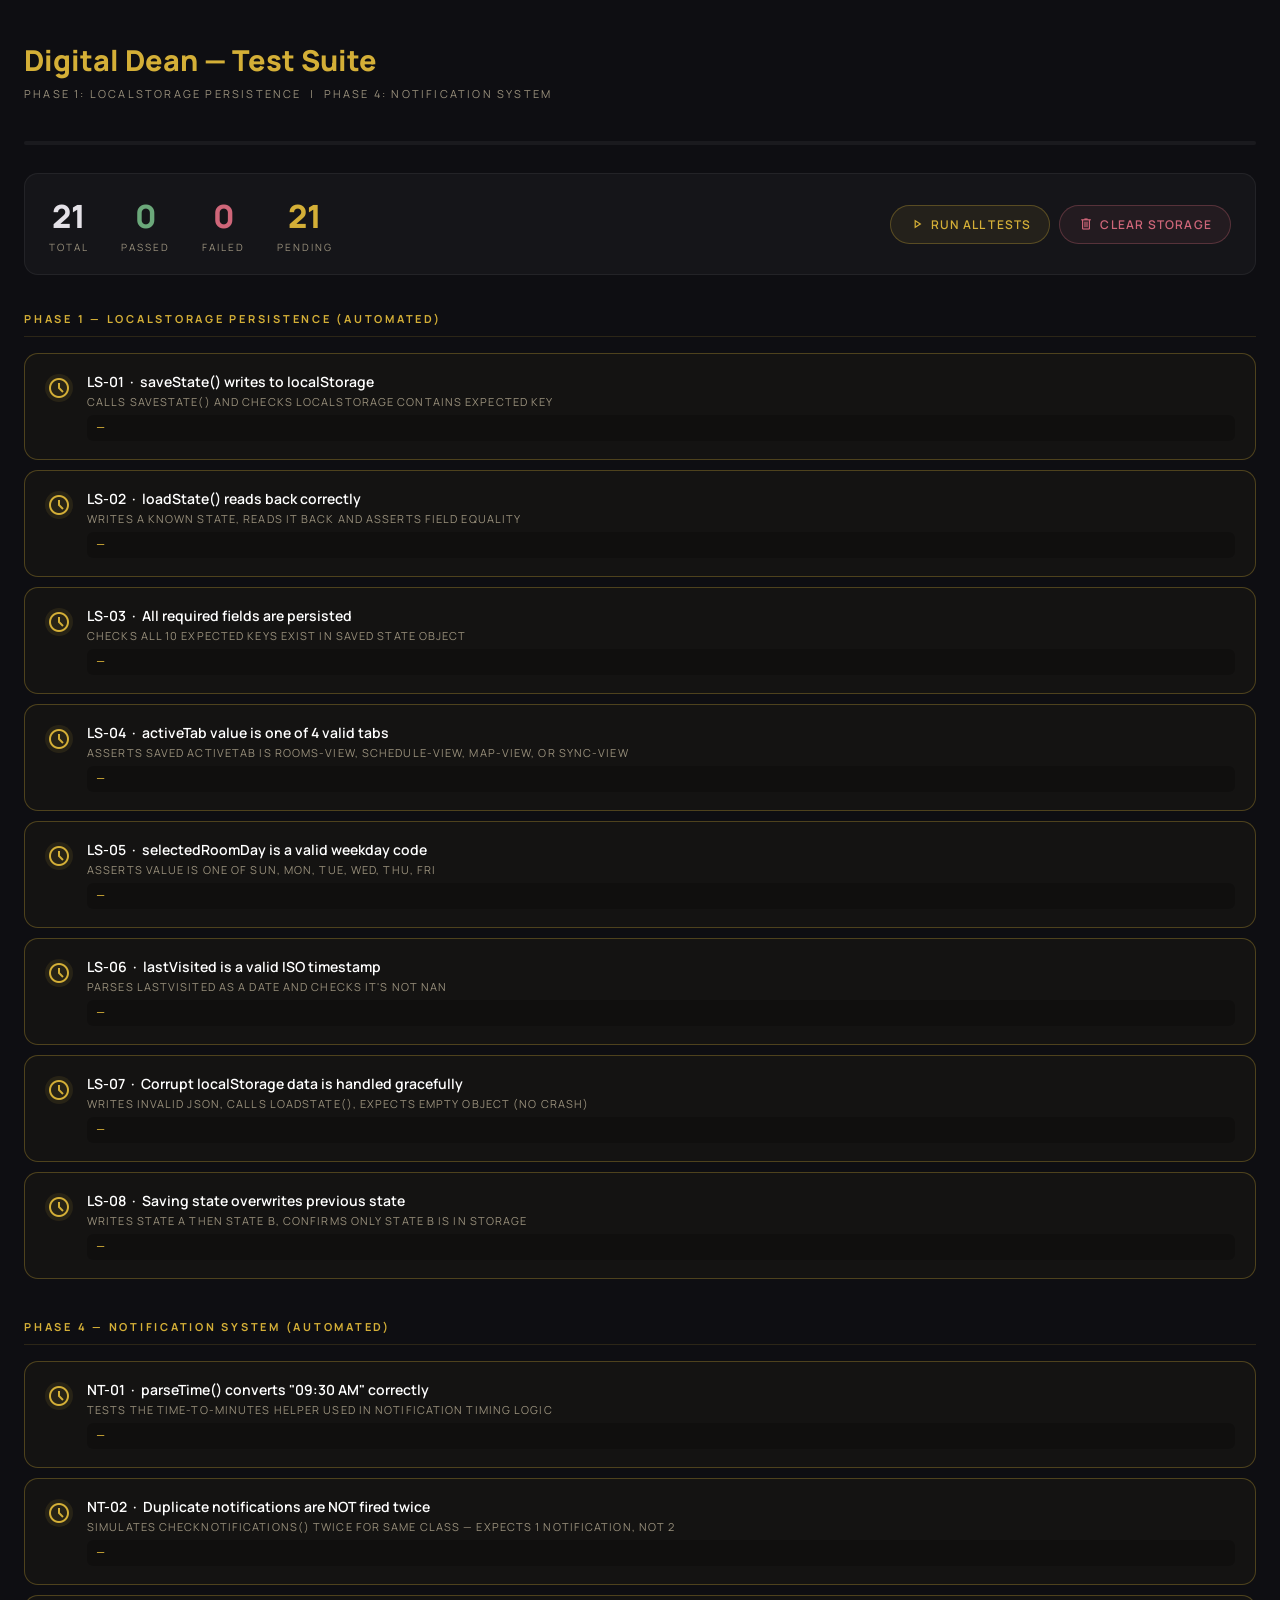
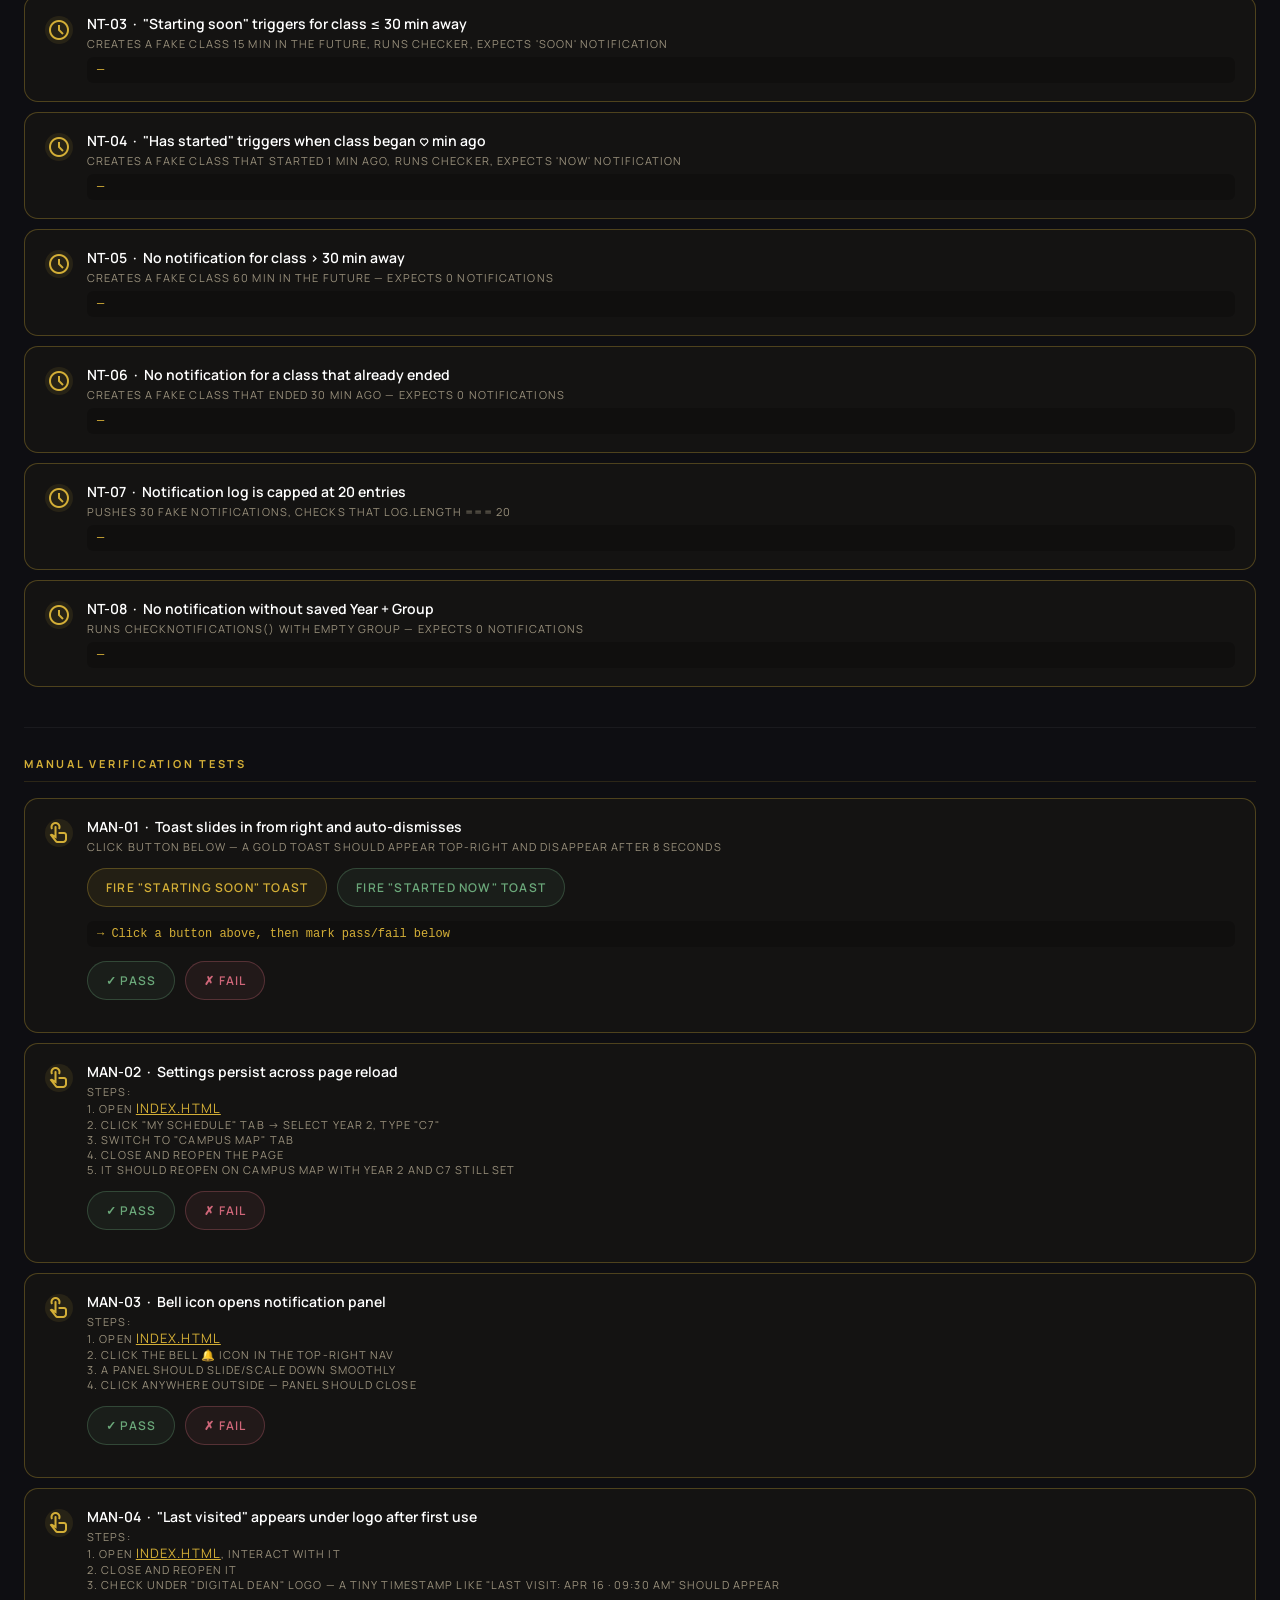
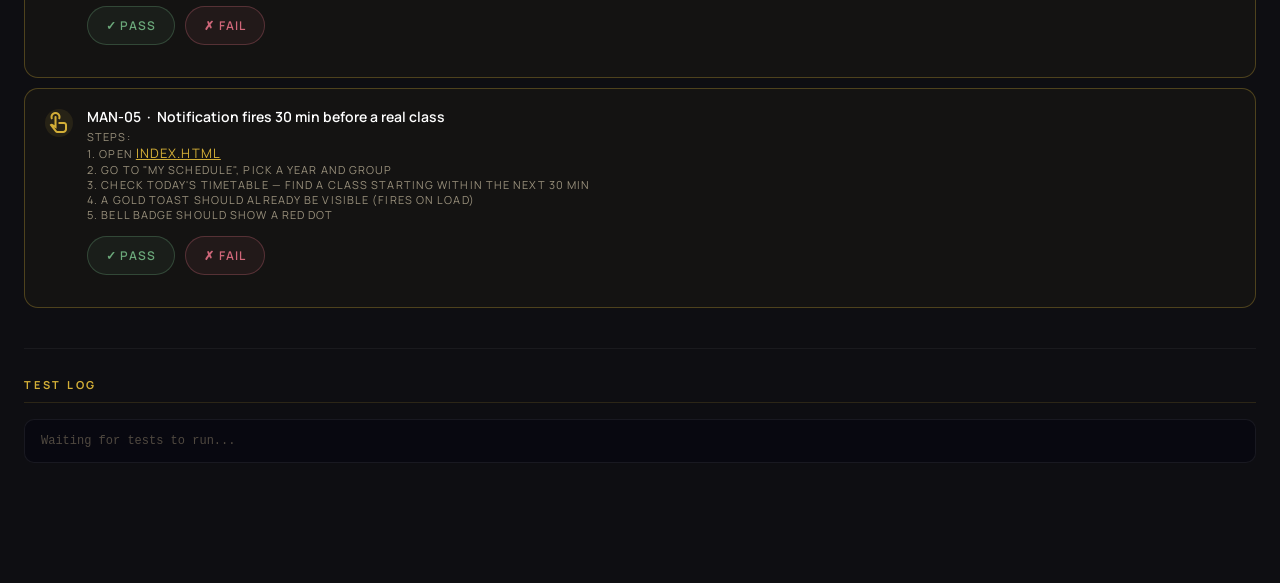
<file: test_phases.html>
<!DOCTYPE html>
<html lang="en">
<head>
<meta charset="utf-8"/>
<meta name="viewport" content="width=device-width, initial-scale=1.0"/>
<title>Digital Dean — Test Suite</title>
<link href="https://fonts.googleapis.com/css2?family=Manrope:wght@400;600;800&display=swap" rel="stylesheet"/>
<link href="https://fonts.googleapis.com/css2?family=Material+Symbols+Outlined:wght,FILL@400,0&display=swap" rel="stylesheet"/>
<style>
  *, *::before, *::after { box-sizing: border-box; margin: 0; padding: 0; }
  body {
    background: #0e0e12;
    color: #e4e1e7;
    font-family: 'Manrope', sans-serif;
    padding: 40px 24px 80px;
    min-height: 100vh;
  }
  h1 { font-size: 1.8rem; font-weight: 800; color: #d4af37; margin-bottom: 6px; }
  .subtitle { font-size: 11px; text-transform: uppercase; letter-spacing: 0.2em; color: #99907c; margin-bottom: 40px; }
  .section { margin-bottom: 40px; }
  .section-title {
    font-size: 11px; text-transform: uppercase; letter-spacing: 0.25em;
    color: #d4af37; font-weight: 700; border-bottom: 1px solid rgba(212,175,55,0.15);
    padding-bottom: 10px; margin-bottom: 16px;
  }
  /* Test Cards */
  .test-card {
    background: rgba(255,255,255,0.03);
    border: 1px solid rgba(255,255,255,0.06);
    border-radius: 14px;
    padding: 18px 20px;
    margin-bottom: 10px;
    display: flex;
    align-items: flex-start;
    gap: 14px;
    transition: border-color 0.3s;
  }
  .test-card.pass  { border-color: rgba(107,168,122,0.5); background: rgba(107,168,122,0.05); }
  .test-card.fail  { border-color: rgba(207,102,121,0.5); background: rgba(207,102,121,0.05); }
  .test-card.pending { border-color: rgba(212,175,55,0.3); background: rgba(212,175,55,0.03); }
  .status-dot {
    width: 28px; height: 28px; border-radius: 50%;
    display: flex; align-items: center; justify-content: center;
    flex-shrink: 0; font-size: 16px; margin-top: 2px;
  }
  .pass  .status-dot { background: rgba(107,168,122,0.2); color: #6ba87a; }
  .fail  .status-dot { background: rgba(207,102,121,0.2); color: #cf6679; }
  .pending .status-dot { background: rgba(212,175,55,0.1); color: #d4af37; }
  .test-info { flex: 1; }
  .test-name { font-size: 14px; font-weight: 600; color: #fff; margin-bottom: 3px; }
  .test-desc { font-size: 11px; color: #99907c; text-transform: uppercase; letter-spacing: 0.1em; }
  .test-result { font-size: 12px; margin-top: 6px; padding: 6px 10px; border-radius: 6px; background: rgba(0,0,0,0.2); font-family: monospace; }
  .pass  .test-result { color: #6ba87a; }
  .fail  .test-result { color: #cf6679; }
  .pending .test-result { color: #d4af37; }
  /* Summary bar */
  .summary {
    background: rgba(255,255,255,0.03); border: 1px solid rgba(255,255,255,0.06);
    border-radius: 14px; padding: 20px 24px; margin-bottom: 36px;
    display: flex; gap: 32px; align-items: center; flex-wrap: wrap;
  }
  .summary-stat { text-align: center; }
  .summary-stat .num { font-size: 2rem; font-weight: 800; }
  .summary-stat .lbl { font-size: 10px; text-transform: uppercase; letter-spacing: 0.2em; color: #99907c; margin-top: 2px; }
  .num.total { color: #e4e1e7; }
  .num.pass  { color: #6ba87a; }
  .num.fail  { color: #cf6679; }
  .num.pending { color: #d4af37; }
  /* Manual test buttons */
  .btn {
    display: inline-flex; align-items: center; gap: 6px;
    padding: 10px 18px; border-radius: 999px; border: 1px solid rgba(212,175,55,0.3);
    background: rgba(212,175,55,0.08); color: #d4af37;
    font-family: 'Manrope', sans-serif; font-size: 12px; font-weight: 600;
    cursor: pointer; text-transform: uppercase; letter-spacing: 0.1em;
    transition: all 0.2s;
  }
  .btn:hover { background: rgba(212,175,55,0.15); border-color: rgba(212,175,55,0.6); }
  .btn.danger { border-color: rgba(207,102,121,0.3); background: rgba(207,102,121,0.08); color: #cf6679; }
  .btn.danger:hover { background: rgba(207,102,121,0.15); }
  .btn.success { border-color: rgba(107,168,122,0.3); background: rgba(107,168,122,0.08); color: #6ba87a; }
  .btn.success:hover { background: rgba(107,168,122,0.15); }
  .btn-row { display: flex; flex-wrap: wrap; gap: 10px; margin: 14px 0; }
  /* Log area */
  .log {
    background: #080810; border: 1px solid rgba(255,255,255,0.07);
    border-radius: 10px; padding: 14px 16px;
    font-family: monospace; font-size: 12px; color: #99907c;
    max-height: 220px; overflow-y: auto; margin-top: 10px;
    white-space: pre-wrap; word-break: break-all;
  }
  .log .ok   { color: #6ba87a; }
  .log .err  { color: #cf6679; }
  .log .info { color: #d4af37; }
  .log .dim  { color: #504940; }
  /* Toast sim */
  #toastSim {
    position: fixed; top: 24px; right: 24px;
    display: flex; flex-direction: column; gap: 10px;
    z-index: 999; pointer-events: none;
  }
  .sim-toast {
    background: rgba(14,14,18,0.97); border: 1px solid rgba(212,175,55,0.25);
    border-radius: 12px; padding: 14px 18px; min-width: 280px;
    transform: translateX(120%); opacity: 0;
    transition: all 0.4s cubic-bezier(0.16,1,0.3,1);
    pointer-events: auto; box-shadow: 0 8px 32px rgba(0,0,0,0.6);
  }
  .sim-toast.show { transform: translateX(0); opacity: 1; }
  .sim-toast-text { font-size: 13px; font-weight: 600; color: #fff; }
  .sim-toast-sub  { font-size: 11px; color: #99907c; margin-top: 3px; text-transform: uppercase; letter-spacing: 0.08em; }
  /* Progress bar */
  .progress-bar {
    height: 4px; background: rgba(255,255,255,0.05);
    border-radius: 99px; margin-bottom: 28px; overflow: hidden;
  }
  .progress-fill {
    height: 100%; background: linear-gradient(90deg, #d4af37, #6ba87a);
    border-radius: 99px; transition: width 0.5s ease;
    width: 0%;
  }
  .link { color: #d4af37; text-decoration: underline; font-size: 13px; }
  .divider { border: none; border-top: 1px solid rgba(255,255,255,0.05); margin: 28px 0; }
</style>
</head>
<body>

<div id="toastSim"></div>

<h1>Digital Dean — Test Suite</h1>
<p class="subtitle">Phase 1: LocalStorage Persistence &nbsp;|&nbsp; Phase 4: Notification System</p>

<!-- Progress Bar -->
<div class="progress-bar"><div class="progress-fill" id="progressFill"></div></div>

<!-- Summary -->
<div class="summary">
  <div class="summary-stat"><div class="num total" id="sumTotal">0</div><div class="lbl">Total</div></div>
  <div class="summary-stat"><div class="num pass"  id="sumPass">0</div><div class="lbl">Passed</div></div>
  <div class="summary-stat"><div class="num fail"  id="sumFail">0</div><div class="lbl">Failed</div></div>
  <div class="summary-stat"><div class="num pending" id="sumPending">0</div><div class="lbl">Pending</div></div>
  <div style="flex:1;text-align:right;">
    <button class="btn" onclick="runAllTests()">
      <span class="material-symbols-outlined" style="font-size:16px">play_arrow</span> Run All Tests
    </button>
    &nbsp;
    <button class="btn danger" onclick="clearStorageAndReset()">
      <span class="material-symbols-outlined" style="font-size:16px">delete</span> Clear Storage
    </button>
  </div>
</div>

<!-- =========================== -->
<!-- PHASE 1: LOCALSTORAGE TESTS -->
<!-- =========================== -->
<div class="section">
  <div class="section-title">Phase 1 — LocalStorage Persistence (Automated)</div>

  <div class="test-card pending" id="t-ls-write">
    <div class="status-dot"><span class="material-symbols-outlined">schedule</span></div>
    <div class="test-info">
      <div class="test-name">LS-01 &nbsp;·&nbsp; saveState() writes to localStorage</div>
      <div class="test-desc">Calls saveState() and checks localStorage contains expected key</div>
      <div class="test-result" id="t-ls-write-result">—</div>
    </div>
  </div>

  <div class="test-card pending" id="t-ls-read">
    <div class="status-dot"><span class="material-symbols-outlined">schedule</span></div>
    <div class="test-info">
      <div class="test-name">LS-02 &nbsp;·&nbsp; loadState() reads back correctly</div>
      <div class="test-desc">Writes a known state, reads it back and asserts field equality</div>
      <div class="test-result" id="t-ls-read-result">—</div>
    </div>
  </div>

  <div class="test-card pending" id="t-ls-fields">
    <div class="status-dot"><span class="material-symbols-outlined">schedule</span></div>
    <div class="test-info">
      <div class="test-name">LS-03 &nbsp;·&nbsp; All required fields are persisted</div>
      <div class="test-desc">Checks all 10 expected keys exist in saved state object</div>
      <div class="test-result" id="t-ls-fields-result">—</div>
    </div>
  </div>

  <div class="test-card pending" id="t-ls-tab">
    <div class="status-dot"><span class="material-symbols-outlined">schedule</span></div>
    <div class="test-info">
      <div class="test-name">LS-04 &nbsp;·&nbsp; activeTab value is one of 4 valid tabs</div>
      <div class="test-desc">Asserts saved activeTab is rooms-view, schedule-view, map-view, or sync-view</div>
      <div class="test-result" id="t-ls-tab-result">—</div>
    </div>
  </div>

  <div class="test-card pending" id="t-ls-day">
    <div class="status-dot"><span class="material-symbols-outlined">schedule</span></div>
    <div class="test-info">
      <div class="test-name">LS-05 &nbsp;·&nbsp; selectedRoomDay is a valid weekday code</div>
      <div class="test-desc">Asserts value is one of SUN, MON, TUE, WED, THU, FRI</div>
      <div class="test-result" id="t-ls-day-result">—</div>
    </div>
  </div>

  <div class="test-card pending" id="t-ls-timestamp">
    <div class="status-dot"><span class="material-symbols-outlined">schedule</span></div>
    <div class="test-info">
      <div class="test-name">LS-06 &nbsp;·&nbsp; lastVisited is a valid ISO timestamp</div>
      <div class="test-desc">Parses lastVisited as a Date and checks it's not NaN</div>
      <div class="test-result" id="t-ls-timestamp-result">—</div>
    </div>
  </div>

  <div class="test-card pending" id="t-ls-corrupt">
    <div class="status-dot"><span class="material-symbols-outlined">schedule</span></div>
    <div class="test-info">
      <div class="test-name">LS-07 &nbsp;·&nbsp; Corrupt localStorage data is handled gracefully</div>
      <div class="test-desc">Writes invalid JSON, calls loadState(), expects empty object (no crash)</div>
      <div class="test-result" id="t-ls-corrupt-result">—</div>
    </div>
  </div>

  <div class="test-card pending" id="t-ls-overwrite">
    <div class="status-dot"><span class="material-symbols-outlined">schedule</span></div>
    <div class="test-info">
      <div class="test-name">LS-08 &nbsp;·&nbsp; Saving state overwrites previous state</div>
      <div class="test-desc">Writes state A then state B, confirms only state B is in storage</div>
      <div class="test-result" id="t-ls-overwrite-result">—</div>
    </div>
  </div>
</div>

<!-- ============================ -->
<!-- PHASE 4: NOTIFICATION TESTS  -->
<!-- ============================ -->
<div class="section">
  <div class="section-title">Phase 4 — Notification System (Automated)</div>

  <div class="test-card pending" id="t-n-parse">
    <div class="status-dot"><span class="material-symbols-outlined">schedule</span></div>
    <div class="test-info">
      <div class="test-name">NT-01 &nbsp;·&nbsp; parseTime() converts "09:30 AM" correctly</div>
      <div class="test-desc">Tests the time-to-minutes helper used in notification timing logic</div>
      <div class="test-result" id="t-n-parse-result">—</div>
    </div>
  </div>

  <div class="test-card pending" id="t-n-dedup">
    <div class="status-dot"><span class="material-symbols-outlined">schedule</span></div>
    <div class="test-info">
      <div class="test-name">NT-02 &nbsp;·&nbsp; Duplicate notifications are NOT fired twice</div>
      <div class="test-desc">Simulates checkNotifications() twice for same class — expects 1 notification, not 2</div>
      <div class="test-result" id="t-n-dedup-result">—</div>
    </div>
  </div>

  <div class="test-card pending" id="t-n-soon">
    <div class="status-dot"><span class="material-symbols-outlined">schedule</span></div>
    <div class="test-info">
      <div class="test-name">NT-03 &nbsp;·&nbsp; "Starting soon" triggers for class ≤ 30 min away</div>
      <div class="test-desc">Creates a fake class 15 min in the future, runs checker, expects 'soon' notification</div>
      <div class="test-result" id="t-n-soon-result">—</div>
    </div>
  </div>

  <div class="test-card pending" id="t-n-started">
    <div class="status-dot"><span class="material-symbols-outlined">schedule</span></div>
    <div class="test-info">
      <div class="test-name">NT-04 &nbsp;·&nbsp; "Has started" triggers when class began &lt;3 min ago</div>
      <div class="test-desc">Creates a fake class that started 1 min ago, runs checker, expects 'now' notification</div>
      <div class="test-result" id="t-n-started-result">—</div>
    </div>
  </div>

  <div class="test-card pending" id="t-n-notrigger">
    <div class="status-dot"><span class="material-symbols-outlined">schedule</span></div>
    <div class="test-info">
      <div class="test-name">NT-05 &nbsp;·&nbsp; No notification for class > 30 min away</div>
      <div class="test-desc">Creates a fake class 60 min in the future — expects 0 notifications</div>
      <div class="test-result" id="t-n-notrigger-result">—</div>
    </div>
  </div>

  <div class="test-card pending" id="t-n-past">
    <div class="status-dot"><span class="material-symbols-outlined">schedule</span></div>
    <div class="test-info">
      <div class="test-name">NT-06 &nbsp;·&nbsp; No notification for a class that already ended</div>
      <div class="test-desc">Creates a fake class that ended 30 min ago — expects 0 notifications</div>
      <div class="test-result" id="t-n-past-result">—</div>
    </div>
  </div>

  <div class="test-card pending" id="t-n-limit">
    <div class="status-dot"><span class="material-symbols-outlined">schedule</span></div>
    <div class="test-info">
      <div class="test-name">NT-07 &nbsp;·&nbsp; Notification log is capped at 20 entries</div>
      <div class="test-desc">Pushes 30 fake notifications, checks that log.length === 20</div>
      <div class="test-result" id="t-n-limit-result">—</div>
    </div>
  </div>

  <div class="test-card pending" id="t-n-nogroup">
    <div class="status-dot"><span class="material-symbols-outlined">schedule</span></div>
    <div class="test-info">
      <div class="test-name">NT-08 &nbsp;·&nbsp; No notification without saved Year + Group</div>
      <div class="test-desc">Runs checkNotifications() with empty group — expects 0 notifications</div>
      <div class="test-result" id="t-n-nogroup-result">—</div>
    </div>
  </div>
</div>

<hr class="divider"/>

<!-- MANUAL TESTS -->
<div class="section">
  <div class="section-title">Manual Verification Tests</div>

  <div class="test-card pending" id="t-m-toast">
    <div class="status-dot"><span class="material-symbols-outlined">touch_app</span></div>
    <div class="test-info">
      <div class="test-name">MAN-01 &nbsp;·&nbsp; Toast slides in from right and auto-dismisses</div>
      <div class="test-desc">Click button below — a gold toast should appear top-right and disappear after 8 seconds</div>
      <div class="btn-row">
        <button class="btn" onclick="testToast('soon')">Fire "Starting Soon" Toast</button>
        <button class="btn success" onclick="testToast('now')">Fire "Started Now" Toast</button>
      </div>
      <div class="test-result" id="t-m-toast-result" style="color:#d4af37">→ Click a button above, then mark pass/fail below</div>
      <div class="btn-row">
        <button class="btn success" onclick="mark('t-m-toast','pass','Toast appeared correctly ✓')">✓ Pass</button>
        <button class="btn danger"  onclick="mark('t-m-toast','fail','Toast did not appear ✗')">✗ Fail</button>
      </div>
    </div>
  </div>

  <div class="test-card pending" id="t-m-persist">
    <div class="status-dot"><span class="material-symbols-outlined">touch_app</span></div>
    <div class="test-info">
      <div class="test-name">MAN-02 &nbsp;·&nbsp; Settings persist across page reload</div>
      <div class="test-desc">
        Steps:<br>
        1. Open <a class="link" href="index.html" target="_blank">index.html</a><br>
        2. Click "My Schedule" tab → select Year 2, type "C7"<br>
        3. Switch to "Campus Map" tab<br>
        4. Close and reopen the page<br>
        5. It should reopen on Campus Map with Year 2 and C7 still set
      </div>
      <div class="btn-row">
        <button class="btn success" onclick="mark('t-m-persist','pass','State restored on reload ✓')">✓ Pass</button>
        <button class="btn danger"  onclick="mark('t-m-persist','fail','State was lost on reload ✗')">✗ Fail</button>
      </div>
    </div>
  </div>

  <div class="test-card pending" id="t-m-bell">
    <div class="status-dot"><span class="material-symbols-outlined">touch_app</span></div>
    <div class="test-info">
      <div class="test-name">MAN-03 &nbsp;·&nbsp; Bell icon opens notification panel</div>
      <div class="test-desc">
        Steps:<br>
        1. Open <a class="link" href="index.html" target="_blank">index.html</a><br>
        2. Click the bell 🔔 icon in the top-right nav<br>
        3. A panel should slide/scale down smoothly<br>
        4. Click anywhere outside — panel should close
      </div>
      <div class="btn-row">
        <button class="btn success" onclick="mark('t-m-bell','pass','Panel opened and closed correctly ✓')">✓ Pass</button>
        <button class="btn danger"  onclick="mark('t-m-bell','fail','Panel did not open/close ✗')">✗ Fail</button>
      </div>
    </div>
  </div>

  <div class="test-card pending" id="t-m-lastvisit">
    <div class="status-dot"><span class="material-symbols-outlined">touch_app</span></div>
    <div class="test-info">
      <div class="test-name">MAN-04 &nbsp;·&nbsp; "Last visited" appears under logo after first use</div>
      <div class="test-desc">
        Steps:<br>
        1. Open <a class="link" href="index.html" target="_blank">index.html</a>, interact with it<br>
        2. Close and reopen it<br>
        3. Check under "Digital Dean" logo — a tiny timestamp like "Last visit: Apr 16 · 09:30 AM" should appear
      </div>
      <div class="btn-row">
        <button class="btn success" onclick="mark('t-m-lastvisit','pass','Timestamp visible under logo ✓')">✓ Pass</button>
        <button class="btn danger"  onclick="mark('t-m-lastvisit','fail','Timestamp missing ✗')">✗ Fail</button>
      </div>
    </div>
  </div>

  <div class="test-card pending" id="t-m-simnotif">
    <div class="status-dot"><span class="material-symbols-outlined">touch_app</span></div>
    <div class="test-info">
      <div class="test-name">MAN-05 &nbsp;·&nbsp; Notification fires 30 min before a real class</div>
      <div class="test-desc">
        Steps:<br>
        1. Open <a class="link" href="index.html" target="_blank">index.html</a><br>
        2. Go to "My Schedule", pick a Year and Group<br>
        3. Check today's timetable — find a class starting within the next 30 min<br>
        4. A gold toast should already be visible (fires on load)<br>
        5. Bell badge should show a red dot
      </div>
      <div class="btn-row">
        <button class="btn success" onclick="mark('t-m-simnotif','pass','Toast + bell badge appeared ✓')">✓ Pass</button>
        <button class="btn danger"  onclick="mark('t-m-simnotif','fail','No toast or no badge ✗')">✗ Fail</button>
      </div>
    </div>
  </div>
</div>

<hr class="divider"/>
<!-- TEST LOG -->
<div class="section">
  <div class="section-title">Test Log</div>
  <div class="log" id="testLog"><span class="dim">Waiting for tests to run...</span></div>
</div>

<!-- ===================== -->
<!--   TEST ENGINE JS      -->
<!-- ===================== -->
<script>

// ---- State ----
const STATE_KEY = 'digital_dean_v1';
const VALID_DAYS = ['SUN','MON','TUE','WED','THU','FRI'];
const VALID_TABS = ['rooms-view','schedule-view','map-view','sync-view'];
let results = { pass: 0, fail: 0, pending: 0, total: 0 };

// ---- Helpers ----
function log(msg, cls='') {
  const el = document.getElementById('testLog');
  if (el.textContent === 'Waiting for tests to run...') el.innerHTML = '';
  el.innerHTML += `<span class="${cls}">${msg}</span>\n`;
  el.scrollTop = el.scrollHeight;
}

function mark(id, status, msg) {
  const card = document.getElementById(id);
  const resultEl = document.getElementById(id + '-result');
  card.className = 'test-card ' + status;
  const dot = card.querySelector('.status-dot');
  const icon = status === 'pass' ? 'check_circle' : status === 'fail' ? 'cancel' : 'schedule';
  dot.innerHTML = `<span class="material-symbols-outlined">${icon}</span>`;
  if (resultEl) resultEl.textContent = msg;
  updateSummary();
}

function updateSummary() {
  const cards = document.querySelectorAll('.test-card');
  let pass=0, fail=0, pending=0;
  cards.forEach(c => {
    if (c.classList.contains('pass'))    pass++;
    else if (c.classList.contains('fail')) fail++;
    else pending++;
  });
  const total = cards.length;
  document.getElementById('sumTotal').textContent   = total;
  document.getElementById('sumPass').textContent    = pass;
  document.getElementById('sumFail').textContent    = fail;
  document.getElementById('sumPending').textContent  = pending;
  document.getElementById('progressFill').style.width = total ? `${Math.round((pass+fail)/total*100)}%` : '0%';
}

// ---- parseTime (copy from index.html for unit testing) ----
function parseTime(s) {
  const parts = s.split(/\s+/);
  if (parts.length < 2) return 0;
  const [time, period] = parts;
  let [h, m] = time.split(':').map(Number);
  if (period === 'PM' && h !== 12) h += 12;
  if (period === 'AM' && h === 12) h = 0;
  return h * 60 + m;
}

// ---- Isolated notification checker (mirrors index.html logic) ----
function runNotifCheck(schedule, year, group, nowMins, dayCode) {
  const found = [];
  const todayClasses = schedule.filter(e =>
    e.year === year && e.day === dayCode && e.group.split('+').includes(group)
  ).sort((a, b) => parseTime(a.start) - parseTime(b.start));

  todayClasses.forEach(cls => {
    const startMins = parseTime(cls.start);
    const minsUntil = startMins - nowMins;
    if (minsUntil > 0 && minsUntil <= 30) found.push({ type: 'soon', cls });
    if (minsUntil <= 0 && nowMins < startMins + 3) found.push({ type: 'now', cls });
  });
  return found;
}

function toTimeStr(mins) {
  const h = Math.floor(mins / 60), m = mins % 60;
  const p = h >= 12 ? 'PM' : 'AM';
  const dh = h % 12 || 12;
  return `${String(dh).padStart(2,'0')}:${String(m).padStart(2,'0')} ${p}`;
}

// ---- LOCALSTORAGE TESTS ----
function test_ls_write() {
  const testState = { activeTab:'rooms-view', selectedRoomDay:'MON', lastVisited: new Date().toISOString() };
  localStorage.setItem(STATE_KEY, JSON.stringify(testState));
  const raw = localStorage.getItem(STATE_KEY);
  if (raw && raw.includes('rooms-view')) {
    mark('t-ls-write','pass','PASS — localStorage["digital_dean_v1"] contains expected data');
    log('[LS-01] PASS — State written to localStorage ✓', 'ok');
  } else {
    mark('t-ls-write','fail','FAIL — localStorage key missing or malformed');
    log('[LS-01] FAIL — Could not find written state', 'err');
  }
}

function test_ls_read() {
  const testState = { activeTab:'schedule-view', selectedRoomDay:'TUE', studentGroup:'C7', studentYear:'2', lastVisited:'2026-04-16T04:00:00.000Z' };
  localStorage.setItem(STATE_KEY, JSON.stringify(testState));
  let parsed;
  try { parsed = JSON.parse(localStorage.getItem(STATE_KEY)); } catch(e) { parsed = {}; }
  const ok = parsed.activeTab === 'schedule-view' && parsed.studentGroup === 'C7' && parsed.studentYear === '2';
  if (ok) {
    mark('t-ls-read','pass',`PASS — Read back: activeTab=${parsed.activeTab}, group=${parsed.studentGroup}, year=${parsed.studentYear}`);
    log('[LS-02] PASS — loadState() returned correct values ✓', 'ok');
  } else {
    mark('t-ls-read','fail',`FAIL — Got: ${JSON.stringify(parsed)}`);
    log('[LS-02] FAIL — loadState() values mismatch', 'err');
  }
}

function test_ls_fields() {
  const required = ['activeTab','selectedRoomDay','selectedStudentDay','selectedSyncDay',
                    'studentYear','studentGroup','syncYearA','syncGroupA','syncYearB','syncGroupB','lastVisited'];
  const full = {
    activeTab:'rooms-view', selectedRoomDay:'MON', selectedStudentDay:'MON', selectedSyncDay:'MON',
    studentYear:'1', studentGroup:'C4', syncYearA:'1', syncGroupA:'C7', syncYearB:'2', syncGroupB:'B2',
    lastVisited: new Date().toISOString()
  };
  localStorage.setItem(STATE_KEY, JSON.stringify(full));
  const parsed = JSON.parse(localStorage.getItem(STATE_KEY));
  const missing = required.filter(k => !(k in parsed));
  if (missing.length === 0) {
    mark('t-ls-fields','pass',`PASS — All ${required.length} fields present`);
    log(`[LS-03] PASS — All fields present: ${required.join(', ')} ✓`,'ok');
  } else {
    mark('t-ls-fields','fail',`FAIL — Missing: ${missing.join(', ')}`);
    log(`[LS-03] FAIL — Missing fields: ${missing.join(', ')}`, 'err');
  }
}

function test_ls_tab() {
  const state = JSON.parse(localStorage.getItem(STATE_KEY)) || {};
  const tab = state.activeTab || 'rooms-view';
  if (VALID_TABS.includes(tab)) {
    mark('t-ls-tab','pass',`PASS — activeTab = "${tab}" (valid)`);
    log(`[LS-04] PASS — activeTab "${tab}" is valid ✓`, 'ok');
  } else {
    mark('t-ls-tab','fail',`FAIL — activeTab = "${tab}" is not a valid tab`);
    log(`[LS-04] FAIL — invalid tab value: "${tab}"`, 'err');
  }
}

function test_ls_day() {
  const state = JSON.parse(localStorage.getItem(STATE_KEY)) || {};
  const day = state.selectedRoomDay || 'SUN';
  if (VALID_DAYS.includes(day)) {
    mark('t-ls-day','pass',`PASS — selectedRoomDay = "${day}" (valid)`);
    log(`[LS-05] PASS — Day "${day}" is a valid weekday code ✓`, 'ok');
  } else {
    mark('t-ls-day','fail',`FAIL — Day "${day}" is not one of ${VALID_DAYS.join(',')}`);
    log(`[LS-05] FAIL — Invalid day value: "${day}"`, 'err');
  }
}

function test_ls_timestamp() {
  const state = JSON.parse(localStorage.getItem(STATE_KEY)) || {};
  const ts = state.lastVisited;
  const d = new Date(ts);
  const valid = ts && !isNaN(d.getTime());
  if (valid) {
    mark('t-ls-timestamp','pass',`PASS — lastVisited = "${d.toLocaleString()}" (valid ISO)`);
    log(`[LS-06] PASS — Timestamp "${ts}" is a valid ISO date ✓`, 'ok');
  } else {
    mark('t-ls-timestamp','fail',`FAIL — lastVisited = "${ts}" (invalid)`);
    log(`[LS-06] FAIL — Timestamp is not a valid ISO string`, 'err');
  }
}

function test_ls_corrupt() {
  localStorage.setItem(STATE_KEY, '{ this is : not ; valid JSON }');
  let result;
  try { result = JSON.parse(localStorage.getItem(STATE_KEY)) || {}; } catch(e) { result = {}; }
  const ok = typeof result === 'object' && !Array.isArray(result);
  if (ok) {
    mark('t-ls-corrupt','pass','PASS — Corrupt JSON returned {} instead of crashing');
    log('[LS-07] PASS — Graceful fallback on corrupt localStorage ✓', 'ok');
  } else {
    mark('t-ls-corrupt','fail','FAIL — Corrupt JSON caused crash or wrong type');
    log('[LS-07] FAIL — Corrupt JSON not handled', 'err');
  }
  // Restore clean state
  localStorage.setItem(STATE_KEY, JSON.stringify({ activeTab:'rooms-view', selectedRoomDay:'MON', lastVisited: new Date().toISOString() }));
}

function test_ls_overwrite() {
  localStorage.setItem(STATE_KEY, JSON.stringify({ activeTab:'sync-view', studentGroup:'C1' }));
  localStorage.setItem(STATE_KEY, JSON.stringify({ activeTab:'map-view',  studentGroup:'C9' }));
  const parsed = JSON.parse(localStorage.getItem(STATE_KEY));
  if (parsed.activeTab === 'map-view' && parsed.studentGroup === 'C9') {
    mark('t-ls-overwrite','pass','PASS — Second save correctly overwrote first (activeTab=map-view, group=C9)');
    log('[LS-08] PASS — Overwrite works correctly ✓', 'ok');
  } else {
    mark('t-ls-overwrite','fail',`FAIL — After overwrite got: ${JSON.stringify(parsed)}`);
    log('[LS-08] FAIL — State not overwritten correctly', 'err');
  }
}

// ---- NOTIFICATION TESTS ----
function test_n_parse() {
  const cases = [
    { input:'09:30 AM', expected: 9*60+30 },
    { input:'12:00 PM', expected: 12*60 },
    { input:'01:30 PM', expected: 13*60+30 },
    { input:'07:00 AM', expected: 7*60 },
    { input:'12:00 AM', expected: 0 },
  ];
  const failed = cases.filter(c => parseTime(c.input) !== c.expected);
  if (failed.length === 0) {
    mark('t-n-parse','pass',`PASS — All ${cases.length} time conversions correct`);
    log(`[NT-01] PASS — parseTime() verified: ${cases.map(c=>c.input+'→'+c.expected+'min').join(', ')} ✓`, 'ok');
  } else {
    mark('t-n-parse','fail',`FAIL — Wrong for: ${failed.map(c=>`"${c.input}" expected ${c.expected} got ${parseTime(c.input)}`).join('; ')}`);
    log('[NT-01] FAIL — parseTime() has incorrect results', 'err');
  }
}

function test_n_dedup() {
  const now = new Date();
  const nowMins = now.getHours() * 60 + now.getMinutes();
  const soonMins = nowMins + 15;
  const fakeSchedule = [{ year:99, day:'MON', group:'ZZ', code:'TEST', start: toTimeStr(soonMins), end: toTimeStr(soonMins+90), module:'Test Module', room:'Room X', type:'Lecture' }];
  const seen = new Set();
  let count = 0;
  for (let i = 0; i < 2; i++) {
    const notifs = runNotifCheck(fakeSchedule, 99, 'ZZ', nowMins, 'MON');
    notifs.forEach(n => {
      const id = `${n.type}_${n.cls.day}_${n.cls.code}_${n.cls.start}_ZZ`;
      if (!seen.has(id)) { seen.add(id); count++; }
    });
  }
  if (count === 1) {
    mark('t-n-dedup','pass','PASS — Ran checker twice, only 1 unique notification generated');
    log('[NT-02] PASS — Deduplication working correctly ✓', 'ok');
  } else {
    mark('t-n-dedup','fail',`FAIL — Expected 1 notification, got ${count}`);
    log(`[NT-02] FAIL — Dedup failed, got ${count} notifications`, 'err');
  }
}

function test_n_soon() {
  const now = new Date();
  const nowMins = now.getHours() * 60 + now.getMinutes();
  const soonMins = nowMins + 15;
  const DAY_MAP = {0:'SUN',1:'MON',2:'TUE',3:'WED',4:'THU',5:'FRI',6:'SAT'};
  const todayCode = DAY_MAP[now.getDay()] === 'SAT' ? 'SUN' : DAY_MAP[now.getDay()];
  const fakeSchedule = [{ year:99, day:todayCode, group:'ZZ', code:'T01', start:toTimeStr(soonMins), end:toTimeStr(soonMins+90), module:'Mock Lecture', room:'LT01', type:'Lecture' }];
  const notifs = runNotifCheck(fakeSchedule, 99, 'ZZ', nowMins, todayCode);
  const hasSOon = notifs.some(n => n.type === 'soon');
  if (hasSOon) {
    mark('t-n-soon','pass',`PASS — "soon" notification triggered for class at +15min (${toTimeStr(soonMins)})`);
    log(`[NT-03] PASS — "soon" alert correctly triggered for class starting in 15 min ✓`, 'ok');
  } else {
    mark('t-n-soon','fail',`FAIL — Expected "soon" notification for class at ${toTimeStr(soonMins)}, got none`);
    log('[NT-03] FAIL — "soon" alert not triggered', 'err');
  }
}

function test_n_started() {
  const now = new Date();
  const nowMins = now.getHours() * 60 + now.getMinutes();
  const startedMins = nowMins - 1; // Started 1 min ago
  const DAY_MAP = {0:'SUN',1:'MON',2:'TUE',3:'WED',4:'THU',5:'FRI',6:'SAT'};
  const todayCode = DAY_MAP[now.getDay()] === 'SAT' ? 'SUN' : DAY_MAP[now.getDay()];
  const fakeSchedule = [{ year:99, day:todayCode, group:'ZZ', code:'T02', start:toTimeStr(startedMins), end:toTimeStr(startedMins+90), module:'Mock Lab', room:'Lab01', type:'Lab' }];
  const notifs = runNotifCheck(fakeSchedule, 99, 'ZZ', nowMins, todayCode);
  const hasNow = notifs.some(n => n.type === 'now');
  if (hasNow) {
    mark('t-n-started','pass',`PASS — "now" notification triggered for class that started 1 min ago`);
    log('[NT-04] PASS — "now" alert correctly triggered for just-started class ✓', 'ok');
  } else {
    mark('t-n-started','fail','FAIL — Expected "now" notification, got none');
    log('[NT-04] FAIL — "now" alert not triggered for just-started class', 'err');
  }
}

function test_n_notrigger() {
  const now = new Date();
  const nowMins = now.getHours() * 60 + now.getMinutes();
  const farMins = nowMins + 60; // 60 min away
  const DAY_MAP = {0:'SUN',1:'MON',2:'TUE',3:'WED',4:'THU',5:'FRI',6:'SAT'};
  const todayCode = DAY_MAP[now.getDay()] === 'SAT' ? 'SUN' : DAY_MAP[now.getDay()];
  const fakeSchedule = [{ year:99, day:todayCode, group:'ZZ', code:'T03', start:toTimeStr(farMins), end:toTimeStr(farMins+90), module:'Far Future', room:'SR01', type:'Lecture' }];
  const notifs = runNotifCheck(fakeSchedule, 99, 'ZZ', nowMins, todayCode);
  if (notifs.length === 0) {
    mark('t-n-notrigger','pass',`PASS — No notification for class 60 min away (correct)`);
    log('[NT-05] PASS — No alert for class > 30 min away ✓', 'ok');
  } else {
    mark('t-n-notrigger','fail',`FAIL — Got ${notifs.length} notification(s) for a class 60 min away`);
    log('[NT-05] FAIL — Unexpected notification fired for far future class', 'err');
  }
}

function test_n_past() {
  const now = new Date();
  const nowMins = now.getHours() * 60 + now.getMinutes();
  const endedMins = nowMins - 30; // Ended 30 min ago
  const startMins = endedMins - 90; // Was a 90-min class
  const DAY_MAP = {0:'SUN',1:'MON',2:'TUE',3:'WED',4:'THU',5:'FRI',6:'SAT'};
  const todayCode = DAY_MAP[now.getDay()] === 'SAT' ? 'SUN' : DAY_MAP[now.getDay()];
  const fakeSchedule = [{ year:99, day:todayCode, group:'ZZ', code:'T04', start:toTimeStr(startMins), end:toTimeStr(endedMins), module:'Old Class', room:'SR02', type:'Tutorial' }];
  const notifs = runNotifCheck(fakeSchedule, 99, 'ZZ', nowMins, todayCode);
  if (notifs.length === 0) {
    mark('t-n-past','pass','PASS — No notification for class that ended 30 min ago');
    log('[NT-06] PASS — No alert for already-ended class ✓', 'ok');
  } else {
    mark('t-n-past','fail',`FAIL — Got ${notifs.length} notification(s) for an already-ended class`);
    log('[NT-06] FAIL — Alert fired for ended class', 'err');
  }
}

function test_n_limit() {
  let log30 = [];
  for (let i = 0; i < 30; i++) log30.unshift({ id:`notif-${i}`, type:'soon', text:`Class ${i}`, dismissed:false });
  log30 = log30.slice(0, 20);
  if (log30.length === 20) {
    mark('t-n-limit','pass','PASS — After adding 30 entries, log is capped at 20');
    log('[NT-07] PASS — Notification log capped at 20 ✓', 'ok');
  } else {
    mark('t-n-limit','fail',`FAIL — Log length = ${log30.length}, expected 20`);
    log('[NT-07] FAIL — Log not capped correctly', 'err');
  }
}

function test_n_nogroup() {
  const DAY_MAP = {0:'SUN',1:'MON',2:'TUE',3:'WED',4:'THU',5:'FRI',6:'SAT'};
  const todayCode = DAY_MAP[new Date().getDay()];
  const nowMins = new Date().getHours()*60 + new Date().getMinutes();
  // Pass empty group — should return 0
  const notifs = runNotifCheck([], NaN, '', nowMins, todayCode);
  if (notifs.length === 0) {
    mark('t-n-nogroup','pass','PASS — 0 notifications with no year/group set');
    log('[NT-08] PASS — No notifications fired with empty group ✓', 'ok');
  } else {
    mark('t-n-nogroup','fail',`FAIL — Got ${notifs.length} notifications with no group`);
    log('[NT-08] FAIL — Notifications fired with no group', 'err');
  }
}

// ---- Manual: Simulated Toast ----
function testToast(type) {
  const borderColor = { soon: 'rgba(212,175,55,0.7)', now: 'rgba(107,168,122,0.7)' };
  const text    = type === 'soon' ? 'Programming Tutorial' : 'Software Engineering has started!';
  const subtext = type === 'soon' ? 'Starts in 12 min · Lab02- Nilgiri' : 'SR01- Fewa · Until 12:30 PM';
  const container = document.getElementById('toastSim');
  const toast = document.createElement('div');
  toast.className = 'sim-toast';
  toast.style.borderLeft = `3px solid ${borderColor[type]}`;
  toast.innerHTML = `<div class="sim-toast-text">${text}</div><div class="sim-toast-sub">${subtext}</div>`;
  container.appendChild(toast);
  requestAnimationFrame(() => requestAnimationFrame(() => toast.classList.add('show')));
  setTimeout(() => { toast.classList.remove('show'); setTimeout(() => toast.remove(), 400); }, 6000);
  document.getElementById('t-m-toast-result').textContent = '→ Toast fired! Did it appear top-right?';
}

function clearStorageAndReset() {
  localStorage.removeItem(STATE_KEY);
  log('[RESET] localStorage cleared. All tests reset.', 'info');
  document.querySelectorAll('.test-card[id^="t-ls-"]').forEach(c => {
    c.className = 'test-card pending';
    c.querySelector('.status-dot').innerHTML = '<span class="material-symbols-outlined">schedule</span>';
    const r = c.querySelector('.test-result'); if(r) r.textContent = '—';
  });
  updateSummary();
}

// ---- Run All ----
function runAllTests() {
  document.getElementById('testLog').innerHTML = '';
  log('[START] Running automated test suite...\n', 'info');

  const tests = [
    test_ls_write, test_ls_read, test_ls_fields, test_ls_tab,
    test_ls_day, test_ls_timestamp, test_ls_corrupt, test_ls_overwrite,
    test_n_parse, test_n_dedup, test_n_soon, test_n_started,
    test_n_notrigger, test_n_past, test_n_limit, test_n_nogroup
  ];

  let i = 0;
  function next() {
    if (i < tests.length) { tests[i++](); setTimeout(next, 120); }
    else { log('\n[DONE] Automated tests complete. Check manual tests above.', 'info'); updateSummary(); }
  }
  next();
}

// Init summary count on load
updateSummary();
</script>
</body>
</html>
</file>
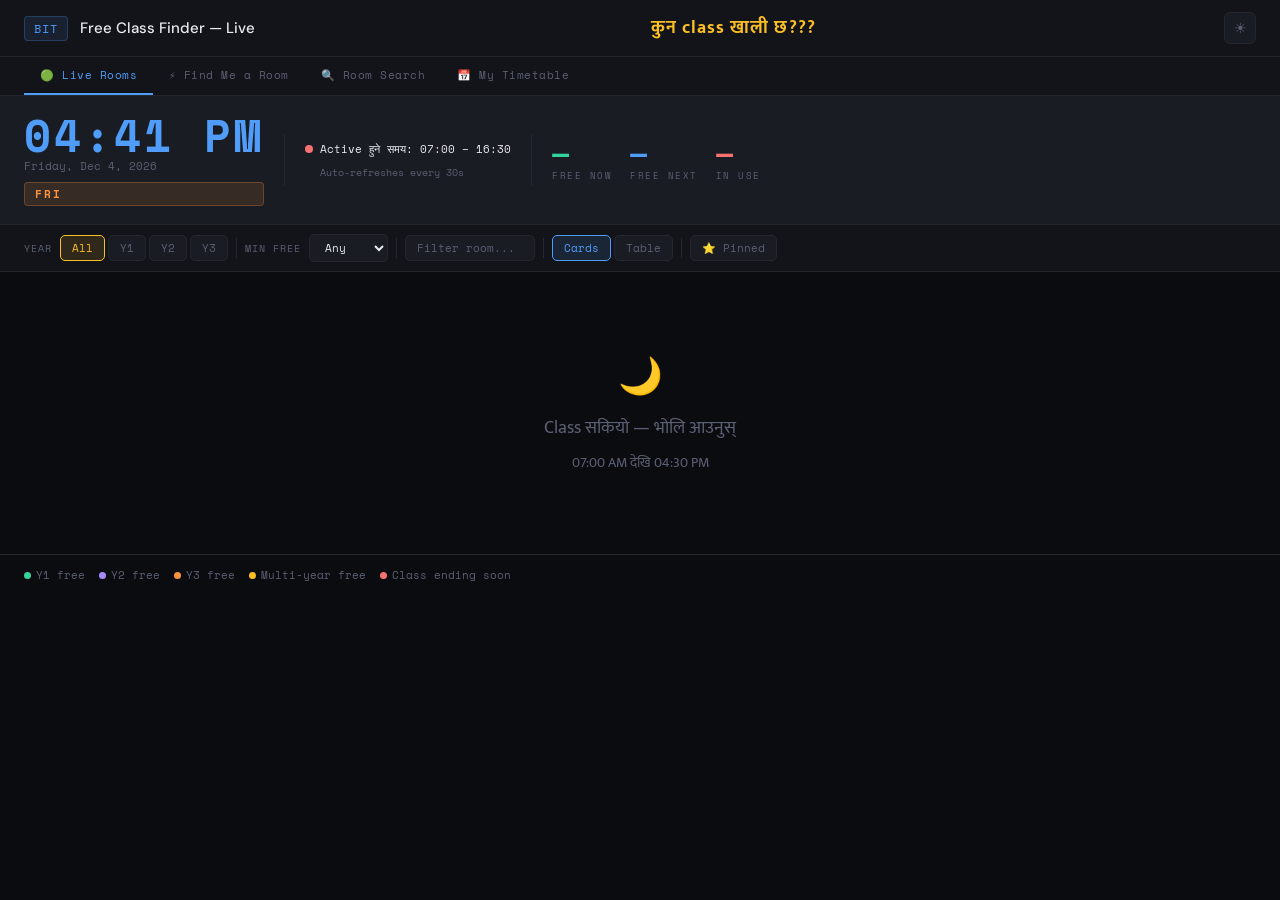
<file: archive/BIT_Schedule_Analyzer (2).html>
<!DOCTYPE html>
<html lang="en">
<head>
<meta charset="UTF-8">
<meta name="viewport" content="width=device-width, initial-scale=1.0">
<title>BIT Free Class Finder</title>
<style>
@import url('https://fonts.googleapis.com/css2?family=Space+Mono:wght@400;700&family=DM+Sans:wght@300;400;500;600&family=Mukta:wght@400;700&display=swap');
:root{
  --bg:#0b0c10;--surface:#13141a;--s2:#1a1c24;--s3:#20222c;--border:#252730;
  --accent:#4f9cf9;--green:#34d399;--amber:#fbbf24;--purple:#a78bfa;
  --red:#f87171;--orange:#fb923c;--text:#e8eaf0;--muted:#5a5f72;
  --mono:'Space Mono',monospace;--sans:'DM Sans',sans-serif;
}
.light-mode{
  --bg:#f4f5f7;--surface:#ffffff;--s2:#f0f1f4;--s3:#e8e9ed;--border:#dde0e8;
  --text:#1a1c24;--muted:#7a7f94;
}
*{box-sizing:border-box;margin:0;padding:0;}
body{background:var(--bg);color:var(--text);font-family:var(--sans);min-height:100vh;transition:background .2s,color .2s;}

/* HEADER */
header{background:var(--surface);border-bottom:1px solid var(--border);padding:12px 24px;display:flex;align-items:center;gap:12px;position:sticky;top:0;z-index:300;}
.logo{font-family:var(--mono);font-size:12px;color:var(--accent);background:rgba(79,156,249,.1);border:1px solid rgba(79,156,249,.25);padding:3px 9px;border-radius:4px;letter-spacing:1px;}
header h1{font-size:15px;font-weight:500;}
.hright{margin-left:auto;display:flex;align-items:center;gap:8px;}
.theme-btn{background:var(--s2);border:1px solid var(--border);color:var(--muted);font-size:14px;width:32px;height:32px;border-radius:6px;cursor:pointer;display:flex;align-items:center;justify-content:center;transition:all .15s;}
.theme-btn:hover{border-color:var(--accent);color:var(--accent);}
.hinfo{font-family:var(--mono);font-size:10px;color:var(--muted);}

/* NAV */
.nav{display:flex;gap:0;background:var(--surface);border-bottom:1px solid var(--border);padding:0 24px;overflow-x:auto;}
.nav-tab{font-family:var(--mono);font-size:11px;padding:10px 16px;cursor:pointer;color:var(--muted);border-bottom:2px solid transparent;transition:all .15s;letter-spacing:.5px;white-space:nowrap;flex-shrink:0;}
.nav-tab.active{color:var(--accent);border-bottom-color:var(--accent);}
.nav-tab:hover:not(.active){color:var(--text);}

.page{display:none;}.page.show{display:block;}

/* CLOCK BANNER */
.clock-banner{background:var(--s2);border-bottom:1px solid var(--border);padding:18px 24px;display:flex;align-items:center;gap:20px;flex-wrap:wrap;}
.clock-time{font-family:var(--mono);font-size:44px;font-weight:700;color:var(--accent);letter-spacing:3px;line-height:1;}
.clock-meta{display:flex;flex-direction:column;gap:4px;}
.clock-date{font-family:var(--mono);font-size:11px;color:var(--muted);}
.day-pill{display:inline-block;font-family:var(--mono);font-size:11px;font-weight:700;letter-spacing:2px;padding:3px 10px;border-radius:4px;margin-top:4px;}
.vdiv{width:1px;height:52px;background:var(--border);flex-shrink:0;}
.stat-group{display:flex;gap:18px;}
.stat{display:flex;flex-direction:column;gap:2px;}
.stat-num{font-family:var(--mono);font-size:28px;font-weight:700;line-height:1;}
.stat-lbl{font-family:var(--mono);font-size:9px;color:var(--muted);letter-spacing:1.5px;text-transform:uppercase;}
.status-info{display:flex;flex-direction:column;gap:5px;}
.status-row{display:flex;align-items:center;gap:7px;font-family:var(--mono);font-size:11px;}
@keyframes blink{0%,100%{opacity:1}50%{opacity:.3}}
.dot-live{width:8px;height:8px;border-radius:50%;background:var(--green);animation:blink 1.4s ease-in-out infinite;flex-shrink:0;}
.dot-off{width:8px;height:8px;border-radius:50%;background:var(--red);flex-shrink:0;}

/* FILTERS */
.filters{background:var(--surface);border-bottom:1px solid var(--border);padding:9px 24px;display:flex;align-items:center;gap:8px;flex-wrap:wrap;}
.flabel{font-family:var(--mono);font-size:10px;color:var(--muted);letter-spacing:1px;text-transform:uppercase;}
.bgroup{display:flex;gap:3px;}
.btn{font-family:var(--mono);font-size:11px;padding:4px 11px;border-radius:5px;border:1px solid var(--border);background:var(--s2);color:var(--muted);cursor:pointer;transition:all .15s;}
.btn:hover{border-color:var(--accent);color:var(--accent);}
.btn.a-all{background:rgba(251,191,36,.12);border-color:var(--amber);color:var(--amber);}
.btn.a-y1{background:rgba(52,211,153,.12);border-color:var(--green);color:var(--green);}
.btn.a-y2{background:rgba(167,139,250,.12);border-color:var(--purple);color:var(--purple);}
.btn.a-y3{background:rgba(251,146,60,.12);border-color:var(--orange);color:var(--orange);}
.btn.a-view{background:rgba(79,156,249,.12);border-color:var(--accent);color:var(--accent);}
.btn.a-green{background:rgba(52,211,153,.12);border-color:var(--green);color:var(--green);}
.vline{width:1px;height:20px;background:var(--border);}
input[type=text],select{background:var(--s2);border:1px solid var(--border);color:var(--text);font-family:var(--mono);font-size:11px;padding:4px 11px;border-radius:5px;outline:none;transition:border-color .15s;}
input[type=text]:focus,select:focus{border-color:var(--accent);}
input[type=text]::placeholder{color:var(--muted);}
select option{background:var(--surface);}

/* CONTENT */
.content{padding:20px 24px;}

/* TABS */
.tabs{display:flex;gap:0;margin-bottom:16px;border-bottom:1px solid var(--border);}
.tab{font-family:var(--mono);font-size:11px;padding:7px 16px;cursor:pointer;color:var(--muted);border-bottom:2px solid transparent;transition:all .15s;letter-spacing:.5px;white-space:nowrap;}
.tab.active{color:var(--accent);border-bottom-color:var(--accent);}
.tab:hover:not(.active){color:var(--text);}
.tab-body{display:none;}.tab-body.show{display:block;}

/* ROOM CARDS */
.room-grid{display:grid;grid-template-columns:repeat(auto-fill,minmax(190px,1fr));gap:9px;}
.rcard{background:var(--surface);border:1px solid var(--border);border-radius:10px;padding:13px 15px;position:relative;overflow:hidden;transition:transform .15s,border-color .15s;}
.rcard:hover{transform:translateY(-1px);}
.rcard::before{content:'';position:absolute;top:0;left:0;right:0;height:2px;}
.rcard.c-both::before,.rcard.c-all::before,.rcard.c-multi::before{background:var(--amber);}
.rcard.c-y1::before{background:var(--green);}
.rcard.c-y2::before{background:var(--purple);}
.rcard.c-y3::before{background:var(--orange);}
.rcard.c-occ{opacity:.4;}
.rcard.c-ending::before{background:var(--red);}
.rcard.pinned{border-color:var(--amber);}
.pin-btn{position:absolute;top:10px;right:10px;background:none;border:none;cursor:pointer;font-size:14px;opacity:.4;transition:opacity .15s;padding:2px;}
.pin-btn:hover,.pin-btn.active{opacity:1;}
.rc-code{font-family:var(--mono);font-size:12px;font-weight:700;color:var(--text);padding-right:20px;}
.rc-name{font-size:11px;color:var(--muted);margin:2px 0 8px;}
.slot-list{display:flex;flex-direction:column;gap:3px;}
.slot-row{display:flex;align-items:center;gap:4px;font-family:var(--mono);font-size:10px;padding:3px 6px;border-radius:4px;}
.slot-row.is-now{background:rgba(52,211,153,.1);border:1px solid rgba(52,211,153,.2);}
.slot-row.is-up{background:rgba(79,156,249,.06);border:1px solid rgba(79,156,249,.1);}
.slot-time{flex:1;color:var(--text);}
.chip{font-size:9px;letter-spacing:.4px;padding:1px 5px;border-radius:3px;white-space:nowrap;}
.chip-now{background:rgba(52,211,153,.2);color:var(--green);}
.chip-next{background:rgba(79,156,249,.2);color:var(--accent);}
.chip-y1{background:rgba(52,211,153,.15);color:var(--green);}
.chip-y2{background:rgba(167,139,250,.15);color:var(--purple);}
.chip-y3{background:rgba(251,146,60,.15);color:var(--orange);}
.chip-both,.chip-all,.chip-multi{background:rgba(251,191,36,.15);color:var(--amber);}
.chip-end{background:rgba(248,113,113,.2);color:var(--red);}
.dur-badge{font-family:var(--mono);font-size:10px;color:var(--green);margin-top:4px;}

/* TABLE */
.table-wrap{overflow-x:auto;}
table{width:100%;border-collapse:collapse;font-size:12px;}
th{padding:8px 13px;text-align:left;font-family:var(--mono);font-size:10px;letter-spacing:1px;text-transform:uppercase;color:var(--muted);border-bottom:1px solid var(--border);background:var(--s2);white-space:nowrap;}
td{padding:9px 13px;border-bottom:1px solid rgba(37,39,48,.5);vertical-align:middle;}
.light-mode td{border-bottom-color:rgba(200,203,215,.5);}
tr:last-child td{border-bottom:none;}
tr.row-now td{background:rgba(52,211,153,.04);}
tr:hover td{background:rgba(127,127,127,.04);}
.t-mono{font-family:var(--mono);font-size:11px;}
.t-bold{font-weight:700;}
.badge-live{display:inline-flex;align-items:center;gap:4px;font-family:var(--mono);font-size:9px;padding:2px 7px;border-radius:20px;background:rgba(52,211,153,.15);color:var(--green);border:1px solid rgba(52,211,153,.3);}
.badge-occ{font-family:var(--mono);font-size:10px;color:var(--red);}
.badge-next{font-family:var(--mono);font-size:10px;color:var(--accent);}

.empty-msg{padding:44px;text-align:center;color:var(--muted);font-family:var(--mono);font-size:12px;}
.offhours{padding:60px 24px;text-align:center;}
.offhours-title{font-family:var(--mono);font-size:18px;color:var(--muted);margin-bottom:8px;}
.offhours-sub{font-size:14px;color:var(--muted);}

/* ── MY TIMETABLE PAGE ── */
.my-tt-setup{background:var(--surface);border:1px solid var(--border);border-radius:12px;padding:24px;margin-bottom:20px;}
.setup-title{font-family:var(--mono);font-size:12px;letter-spacing:1px;color:var(--text);margin-bottom:4px;}
.setup-sub{font-size:12px;color:var(--muted);margin-bottom:16px;}
.setup-row{display:flex;gap:10px;align-items:center;flex-wrap:wrap;}
.setup-select{padding:7px 12px;border-radius:6px;font-size:13px;}
.tt-grid{display:grid;grid-template-columns:repeat(auto-fill,minmax(280px,1fr));gap:12px;}
.tt-card{background:var(--surface);border:1px solid var(--border);border-radius:10px;overflow:hidden;}
.tt-card-head{padding:10px 14px;border-bottom:1px solid var(--border);display:flex;align-items:center;gap:8px;}
.tt-day-badge{font-family:var(--mono);font-size:10px;font-weight:700;padding:2px 9px;border-radius:3px;letter-spacing:1px;}
.tt-item{padding:10px 14px;border-bottom:1px solid rgba(37,39,48,.4);display:flex;gap:10px;align-items:flex-start;}
.tt-item:last-child{border-bottom:none;}
.tt-time{font-family:var(--mono);font-size:10px;color:var(--accent);min-width:90px;flex-shrink:0;padding-top:2px;}
.tt-info{}
.tt-title{font-size:12px;font-weight:500;color:var(--text);}
.tt-meta{font-size:11px;color:var(--muted);margin-top:2px;}
.tt-room{font-family:var(--mono);font-size:10px;color:var(--accent);margin-top:3px;}
.tt-now{background:rgba(52,211,153,.06);border-left:2px solid var(--green);}
.tt-empty{padding:12px 14px;font-size:12px;color:var(--muted);font-family:var(--mono);}

/* ── SEARCH PAGE ── */
.search-page{padding:24px;}
.search-hero{background:var(--surface);border:1px solid var(--border);border-radius:12px;padding:24px;margin-bottom:20px;}
.search-hero-title{font-family:var(--mono);font-size:12px;color:var(--text);margin-bottom:4px;letter-spacing:.5px;}
.search-hero-sub{font-size:12px;color:var(--muted);margin-bottom:16px;}
.search-bar-wrap{display:flex;gap:8px;flex-wrap:wrap;}
.search-big{background:var(--s2);border:1px solid var(--border);color:var(--text);font-family:var(--mono);font-size:13px;padding:9px 14px;border-radius:8px;outline:none;flex:1;min-width:180px;transition:border-color .15s;}
.search-big:focus{border-color:var(--accent);}
.search-big::placeholder{color:var(--muted);}
.search-suggestions{display:flex;flex-wrap:wrap;gap:5px;margin-top:10px;}
.sug-btn{font-family:var(--mono);font-size:10px;padding:3px 9px;border-radius:20px;border:1px solid var(--border);background:var(--s2);color:var(--muted);cursor:pointer;transition:all .15s;}
.sug-btn:hover{border-color:var(--accent);color:var(--accent);}
.result-card{border-radius:12px;border:1px solid var(--border);overflow:hidden;margin-bottom:14px;}
.result-head{padding:14px 18px;display:flex;align-items:center;gap:12px;}
.result-room-name{font-family:var(--mono);font-size:15px;font-weight:700;}
.result-status-badge{font-family:var(--mono);font-size:11px;padding:4px 11px;border-radius:20px;font-weight:700;margin-left:auto;}
.rsbadge-free{background:rgba(52,211,153,.15);color:var(--green);border:1px solid rgba(52,211,153,.3);}
.rsbadge-occ{background:rgba(248,113,113,.15);color:var(--red);border:1px solid rgba(248,113,113,.3);}
.result-body{padding:0 18px 16px;}
.class-box{background:var(--s2);border:1px solid var(--border);border-radius:8px;padding:12px 14px;margin-top:10px;}
.class-box-title{font-family:var(--mono);font-size:10px;letter-spacing:1.5px;text-transform:uppercase;color:var(--muted);margin-bottom:8px;}
.class-row{display:flex;gap:8px;margin-bottom:5px;align-items:flex-start;}
.class-key{font-family:var(--mono);font-size:10px;color:var(--muted);min-width:86px;flex-shrink:0;padding-top:1px;}
.class-val{font-size:12px;color:var(--text);font-weight:500;}
.year-badge{display:inline-block;font-family:var(--mono);font-size:10px;padding:2px 7px;border-radius:4px;margin-right:4px;}
.yb1{background:rgba(52,211,153,.15);color:var(--green);border:1px solid rgba(52,211,153,.25);}
.yb2{background:rgba(167,139,250,.15);color:var(--purple);border:1px solid rgba(167,139,250,.25);}
.yb3{background:rgba(251,146,60,.15);color:var(--orange);border:1px solid rgba(251,146,60,.25);}
.free-slots-section{margin-top:12px;}
.free-slots-title{font-family:var(--mono);font-size:10px;letter-spacing:1.5px;text-transform:uppercase;color:var(--muted);margin-bottom:6px;}
.free-slot-pill{display:inline-flex;align-items:center;gap:5px;font-family:var(--mono);font-size:10px;padding:3px 9px;border-radius:5px;background:rgba(52,211,153,.07);border:1px solid rgba(52,211,153,.18);color:var(--green);margin:2px;}
.no-result{background:var(--surface);border:1px solid var(--border);border-radius:12px;padding:36px;text-align:center;color:var(--muted);font-family:var(--mono);font-size:12px;}

/* FIND ME page */
.find-hero{background:var(--surface);border:1px solid var(--border);border-radius:12px;padding:24px;margin-bottom:18px;}
.find-title{font-family:var(--mono);font-size:12px;letter-spacing:1px;color:var(--text);margin-bottom:4px;}
.find-sub{font-size:12px;color:var(--muted);margin-bottom:16px;}
.find-controls{display:flex;gap:8px;flex-wrap:wrap;align-items:center;}
.find-cards{display:grid;grid-template-columns:repeat(auto-fill,minmax(230px,1fr));gap:10px;}
.find-card{background:var(--surface);border:1px solid var(--border);border-radius:10px;padding:16px;border-top:3px solid var(--green);transition:transform .15s;}
.find-card:hover{transform:translateY(-1px);}
.find-rank{font-family:var(--mono);font-size:10px;color:var(--muted);margin-bottom:6px;}
.find-room{font-family:var(--mono);font-size:14px;font-weight:700;color:var(--text);margin-bottom:2px;}
.find-subname{font-size:11px;color:var(--muted);margin-bottom:10px;}
.find-dur{font-family:var(--mono);font-size:18px;font-weight:700;color:var(--green);margin-bottom:2px;}
.find-dur-lbl{font-family:var(--mono);font-size:9px;color:var(--muted);letter-spacing:1px;text-transform:uppercase;margin-bottom:8px;}
.find-time{font-family:var(--mono);font-size:10px;color:var(--accent);}

/* LEGEND */
.legend{display:flex;gap:14px;flex-wrap:wrap;padding:12px 24px;border-top:1px solid var(--border);}
.leg{display:flex;align-items:center;gap:5px;font-size:11px;color:var(--muted);font-family:var(--mono);}
.leg-dot{width:7px;height:7px;border-radius:50%;flex-shrink:0;}

/* TOAST */
.toast{position:fixed;bottom:24px;left:50%;transform:translateX(-50%) translateY(80px);background:var(--s3);border:1px solid var(--border);border-radius:8px;padding:10px 18px;font-family:var(--mono);font-size:12px;color:var(--text);transition:transform .3s;z-index:999;white-space:nowrap;}
.toast.show{transform:translateX(-50%) translateY(0);}
/* ── DARK MODE CARD FIX ── */
body:not(.light-mode) .rcard { background: #1a1d27; border-color: #2e3140; }
body:not(.light-mode) .rcard:hover { background: #1f2235; border-color: #3a3d52; }
body:not(.light-mode) .rcard.pinned { border-color: var(--amber) !important; }
body:not(.light-mode) .rcard.c-y1 { background: #141e1c; }
body:not(.light-mode) .rcard.c-y2 { background: #171420; }
body:not(.light-mode) .rcard.c-y3 { background: #1e1710; }
body:not(.light-mode) .rcard.c-all, body:not(.light-mode) .rcard.c-multi, body:not(.light-mode) .rcard.c-both { background: #1c1a10; }
body:not(.light-mode) .rcard.c-ending { background: #1e1212; }
body:not(.light-mode) .rcard.c-occ { background: #14151b; opacity:.45; }
body:not(.light-mode) .slot-row { background: #222532; border-color: #2e3245; }
body:not(.light-mode) .slot-row.is-now { background: rgba(52,211,153,.1); border-color: rgba(52,211,153,.25); }
body:not(.light-mode) .slot-row.is-up  { background: rgba(79,156,249,.07); border-color: rgba(79,156,249,.15); }
body:not(.light-mode) .rc-name { color: #6e7490; }

/* ── MODAL ── */
.modal-overlay {
  display: none; position: fixed; inset: 0;
  background: rgba(0,0,0,.82);
  z-index: 600;
  align-items: flex-start; justify-content: center;
  padding: 32px 16px; overflow-y: auto;
  backdrop-filter: blur(3px);
}
.modal-overlay.show { display: flex; }
.modal {
  background: var(--surface);
  border: 1px solid var(--border);
  border-radius: 14px;
  width: 100%; max-width: 580px;
  display: flex; flex-direction: column;
  overflow: hidden; margin: auto;
  box-shadow: 0 24px 60px rgba(0,0,0,.6);
}
body:not(.light-mode) .modal { background: #16181f; border-color: #2a2d3a; }
.modal-head {
  padding: 16px 20px; border-bottom: 1px solid var(--border);
  display: flex; align-items: flex-start; gap: 12px;
}
body:not(.light-mode) .modal-head { border-bottom-color: #2a2d3a; }
.modal-room-code { font-family: var(--mono); font-size: 16px; font-weight: 700; color: var(--text); }
.modal-room-raw  { font-size: 11px; color: var(--muted); font-family: var(--mono); margin-top: 2px; }
.modal-nepali    { font-family: 'Mukta', sans-serif; font-size: 13px; color: var(--amber); margin-top: 4px; }
.modal-close {
  margin-left: auto; flex-shrink: 0;
  background: var(--s2); border: 1px solid var(--border);
  color: var(--muted); width: 30px; height: 30px;
  border-radius: 6px; cursor: pointer; font-size: 16px;
  display: flex; align-items: center; justify-content: center;
  transition: all .15s;
}
.modal-close:hover { border-color: var(--red); color: var(--red); }
.modal-body {
  padding: 14px 16px;
  display: flex; flex-direction: column; gap: 7px;
  max-height: 72vh; overflow-y: auto;
}
/* Timeline items */
.tl-item {
  display: flex; gap: 12px;
  padding: 11px 14px; border-radius: 8px;
  border: 1px solid var(--border);
  background: var(--s2);
}
body:not(.light-mode) .tl-item         { background: #1a1d27; border-color: #2a2d3a; }
body:not(.light-mode) .tl-item.tl-free { background: #0f1c18; border-color: rgba(52,211,153,.25); }
body:not(.light-mode) .tl-item.tl-now  { background: #0e1e16; border-color: var(--green); }
body:not(.light-mode) .tl-item.tl-occ  { background: #171624; border-color: #32304a; }
.tl-item.tl-free { border-color: rgba(52,211,153,.2); background: rgba(52,211,153,.04); }
.tl-item.tl-now  { border-color: var(--green); }
.tl-left { min-width: 68px; display: flex; flex-direction: column; align-items: center; gap: 2px; flex-shrink: 0; }
.tl-time { font-family: var(--mono); font-size: 10px; color: var(--accent); text-align: center; line-height: 1.6; }
.tl-arrow{ font-size: 10px; color: var(--muted); }
.tl-dur  { font-family: var(--mono); font-size: 9px; color: var(--muted); }
.tl-right { flex: 1; min-width: 0; }
.tl-now-badge {
  display: inline-block; font-family: 'Mukta', sans-serif;
  font-size: 10px; padding: 1px 8px; border-radius: 3px;
  margin-bottom: 5px;
}
.tl-now-badge.free { background: rgba(52,211,153,.2); color: var(--green); }
.tl-now-badge.occ  { background: rgba(248,113,113,.2); color: var(--red); }
.tl-free-label { font-family: 'Mukta', sans-serif; font-size: 13px; color: var(--green); font-weight: 700; }
.tl-free-sub   { font-size: 11px; color: var(--muted); margin-top: 2px; }
.tl-title { font-size: 12px; font-weight: 600; color: var(--text); margin-bottom: 2px; }
.tl-meta  { font-size: 11px; color: var(--muted); margin-bottom: 5px; }
.tl-groups { display: flex; flex-wrap: wrap; gap: 4px; margin-top: 5px; }
.tl-gbadge {
  font-size: 10px; font-family: var(--mono);
  padding: 2px 7px; border-radius: 4px;
  background: var(--s3); border: 1px solid var(--border);
}
body:not(.light-mode) .tl-gbadge { background: #222536; border-color: #32354a; }

/* make room cards clickable */
.rcard { cursor: pointer; }
.rcard:hover .rc-code { color: var(--accent); transition: color .15s; }
</style>
</head>
<body>
<div class="toast" id="toast"></div>

<!-- FULL DAY SCHEDULE MODAL -->
<div class="modal-overlay" id="modal-overlay" onclick="closeModalBg(event)">
  <div class="modal">
    <div class="modal-head">
      <div>
        <div class="modal-room-code" id="m-title"></div>
        <div class="modal-room-raw"  id="m-raw"></div>
        <div class="modal-nepali"    id="m-nepali"></div>
      </div>
      <button class="modal-close" onclick="closeModal()">✕</button>
    </div>
    <div class="modal-body" id="m-body"></div>
  </div>
</div>

<header>
  <div class="logo">BIT</div>
  <h1>Free Class Finder — Live</h1>
  <h1 style="margin-left:auto;font-family:'Mukta',sans-serif;font-size:18px;font-weight:700;color:var(--amber);letter-spacing:1px;padding-right:12px;">कुन class खाली छ???</h1>
  <div class="hright">
    <button class="theme-btn" onclick="toggleTheme()" title="Toggle light/dark">☀</button>
  </div>
</header>

<div class="nav">
  <div class="nav-tab active" data-page="live"   onclick="switchPage('live')">🟢 Live Rooms</div>
  <div class="nav-tab"        data-page="find"   onclick="switchPage('find')">⚡ Find Me a Room</div>
  <div class="nav-tab"        data-page="search" onclick="switchPage('search')">🔍 Room Search</div>
  <div class="nav-tab"        data-page="mytт"   onclick="switchPage('mytт')">📅 My Timetable</div>
</div>

<!-- ══ PAGE: LIVE ══ -->
<div class="page show" id="page-live">
  <div class="clock-banner">
    <div>
      <div class="clock-time" id="clk"></div>
      <div class="clock-meta">
        <div class="clock-date" id="clk-date"></div>
        <div class="day-pill" id="clk-day"></div>
      </div>
    </div>
    <div class="vdiv"></div>
    <div class="status-info">
      <div class="status-row"><span class="dot-live" id="dot"></span><span id="st-main" style="color:var(--text)">Loading...</span></div>
      <div class="status-row" id="st-slot-row" style="display:none"><span style="width:8px"></span><span id="st-slot" style="color:var(--muted)"></span></div>
      <div class="status-row" style="margin-top:3px"><span style="width:8px"></span><span style="color:var(--muted);font-size:10px">Auto-refreshes every 30s</span></div>
    </div>
    <div class="vdiv"></div>
    <div class="stat-group">
      <div class="stat"><div class="stat-num" style="color:var(--green)" id="n-now">—</div><div class="stat-lbl">Free Now</div></div>
      <div class="stat"><div class="stat-num" style="color:var(--accent)" id="n-next">—</div><div class="stat-lbl">Free Next</div></div>
      <div class="stat"><div class="stat-num" style="color:var(--red)" id="n-occ">—</div><div class="stat-lbl">In Use</div></div>
    </div>
  </div>
  <div class="filters">
    <span class="flabel">Year</span>
    <div class="bgroup">
      <button class="btn a-all" id="b-all" onclick="setY('all')">All</button>
      <button class="btn" id="b-y1"  onclick="setY('1')">Y1</button>
      <button class="btn" id="b-y2"  onclick="setY('2')">Y2</button>
      <button class="btn" id="b-y3"  onclick="setY('3')">Y3</button>
    </div>
    <div class="vline"></div>
    <span class="flabel">Min free</span>
    <select id="min-free" onchange="renderLive()">
      <option value="0">Any</option>
      <option value="60">1h+</option>
      <option value="90">1.5h+</option>
      <option value="120">2h+</option>
    </select>
    <div class="vline"></div>
    <input type="text" id="srch-live" placeholder="Filter room..." oninput="renderLive()" style="width:130px">
    <div class="vline"></div>
    <div class="bgroup">
      <button class="btn a-view" id="b-card"  onclick="setV('card')">Cards</button>
      <button class="btn"        id="b-table" onclick="setV('table')">Table</button>
    </div>
    <div class="vline"></div>
    <button class="btn" id="b-pins" onclick="togglePinsOnly()">⭐ Pinned</button>
  </div>
  <div class="content" id="live-content"></div>
  <div class="legend">
    <div class="leg"><span class="leg-dot" style="background:var(--green)"></span>Y1 free</div>
    <div class="leg"><span class="leg-dot" style="background:var(--purple)"></span>Y2 free</div>
    <div class="leg"><span class="leg-dot" style="background:var(--orange)"></span>Y3 free</div>
    <div class="leg"><span class="leg-dot" style="background:var(--amber)"></span>Multi-year free</div>
    <div class="leg"><span class="leg-dot" style="background:var(--red)"></span>Class ending soon</div>
  </div>
</div>

<!-- ══ PAGE: FIND ME ══ -->
<div class="page" id="page-find">
  <div style="padding:20px 24px">
    <div class="find-hero">
      <div class="find-title">⚡ FIND ME A FREE ROOM</div>
      <div class="find-sub">Instantly ranked by how long the room stays free — longest first.</div>
      <div class="find-controls">
        <span class="flabel">Need at least</span>
        <select id="find-min" onchange="renderFind()">
          <option value="30">30 min</option>
          <option value="60" selected>1 hour</option>
          <option value="90">1.5 hours</option>
          <option value="120">2 hours</option>
          <option value="180">3 hours</option>
        </select>
        <span class="flabel">Year</span>
        <select id="find-year" onchange="renderFind()">
          <option value="all">All years</option>
          <option value="1">Year 1 only</option>
          <option value="2">Year 2 only</option>
          <option value="3">Year 3 only</option>
        </select>
      </div>
    </div>
    <div id="find-content"></div>
  </div>
</div>

<!-- ══ PAGE: SEARCH ══ -->
<div class="page" id="page-search">
  <div class="search-page">
    <div class="search-hero">
      <div class="search-hero-title">🔍 ROOM STATUS CHECKER</div>
      <div class="search-hero-sub">Search by room name, lecturer, or group number to see live status.</div>
      <div class="search-bar-wrap">
        <input type="text" class="search-big" id="room-search-input" placeholder="e.g. LT01, Rupa, Fewa, Mr. Sumit, C5..." oninput="renderSearch()">
      </div>
      <div class="search-suggestions" id="suggestions"></div>
    </div>
    <div id="search-results"></div>
  </div>
</div>

<!-- ══ PAGE: MY TIMETABLE ══ -->
<div class="page" id="page-mytт">
  <div style="padding:20px 24px">
    <div class="my-tt-setup">
      <div class="setup-title">📅 MY TIMETABLE</div>
      <div class="setup-sub">Select your year and group to see your personal weekly schedule.</div>
      <div class="setup-row">
        <span class="flabel">Year</span>
        <select class="setup-select" id="tt-year" onchange="renderTT()">
          <option value="">-- Select Year --</option>
          <option value="1">Year 1 (A25)</option>
          <option value="2">Year 2 (A24)</option>
          <option value="3">Year 3 (A23)</option>
        </select>
        <span class="flabel">Group</span>
        <select class="setup-select" id="tt-group" onchange="renderTT()">
          <option value="">-- Select Group --</option>
        </select>
      </div>
    </div>
    <div id="tt-content"></div>
  </div>
</div>

<script>
// ═══════════════════════════════════════════════════
// DATA
// ═══════════════════════════════════════════════════
const rawY1D=[
  {day:'SUN',start:'07:00',end:'08:30',room:'LT01- Machhapuchhre',title:'Computer Hardware & Software Architectures',module:'CT4005NP',lecturer:'Mr. Amar Khanal',group:'C4+C5+C6',type:'Lecture'},
  {day:'SUN',start:'07:30',end:'09:00',room:'LT02- Annapurna',title:'Logic and Problem Solving',module:'MA4001NP',lecturer:'Mr. Prabin Banstola',group:'C1+C2+C3',type:'Lecture'},
  {day:'SUN',start:'09:30',end:'11:00',room:'LT02- Annapurna',title:'Logic and Problem Solving',module:'MA4001NP',lecturer:'Mr. Prabin Banstola',group:'C4+C5+C6',type:'Lecture'},
  {day:'SUN',start:'10:00',end:'11:30',room:'LT01- Machhapuchhre',title:'Fundamentals of Computing',module:'CS4051NP',lecturer:'Mr. Krishna Wagle',group:'C1+C2+C3',type:'Lecture'},
  {day:'SUN',start:'12:00',end:'13:30',room:'LT01- Machhapuchhre',title:'Programming',module:'CS4001NP',lecturer:'Mr. Sushil Parajuli',group:'C7+C8',type:'Lecture'},
  {day:'SUN',start:'14:30',end:'16:00',room:'LT01- Machhapuchhre',title:'Fundamentals of Computing',module:'CS4051NP',lecturer:'Mr. Krishna Wagle',group:'C7+C8',type:'Lecture'},
  {day:'MON',start:'07:00',end:'08:30',room:'LT02- Annapurna',title:'Computer Hardware & Software Architectures',module:'CT4005NP',lecturer:'Mr. Amar Khanal',group:'C7+C8',type:'Lecture'},
  {day:'MON',start:'09:30',end:'11:00',room:'LT01- Machhapuchhre',title:'Computer Hardware & Software Architectures',module:'CT4005NP',lecturer:'Mr. Amar Khanal',group:'C1+C2+C3',type:'Lecture'},
  {day:'MON',start:'09:30',end:'11:00',room:'LT04- Dipang',title:'Logic and Problem Solving',module:'MA4001NP',lecturer:'Mr. Prabin Banstola',group:'C7+C8',type:'Lecture'},
  {day:'MON',start:'11:00',end:'12:30',room:'LT01- Machhapuchhre',title:'Fundamentals of Computing',module:'CS4051NP',lecturer:'Mr. Krishna Wagle',group:'C4+C5+C6',type:'Lecture'},
  {day:'MON',start:'12:00',end:'13:30',room:'LT02- Annapurna',title:'Programming',module:'CS4001NP',lecturer:'Mr. Sushil Parajuli',group:'C1+C2+C3',type:'Lecture'},
  {day:'MON',start:'13:30',end:'15:00',room:'LT02- Annapurna',title:'Programming',module:'CS4001NP',lecturer:'Mr. Sushil Parajuli',group:'C4+C5+C6',type:'Lecture'},
  {day:'TUE',start:'07:00',end:'08:30',room:'SR03- Rara',title:'Computer Hardware & Software Architectures',module:'CT4005NP',lecturer:'Mr. Amar Khanal',group:'C6',type:'Tutorial'},
  {day:'TUE',start:'07:30',end:'09:00',room:'SR01- Fewa',title:'Logic and Problem Solving',module:'MA4001NP',lecturer:'Mr. Prabin Banstola',group:'C1',type:'Tutorial'},
  {day:'TUE',start:'09:00',end:'10:30',room:'SR01- Fewa',title:'Computer Hardware & Software Architectures',module:'CT4005NP',lecturer:'Mr. Amar Khanal',group:'C4',type:'Tutorial'},
  {day:'TUE',start:'09:00',end:'10:30',room:'SR03- Rara',title:'Logic and Problem Solving',module:'MA4001NP',lecturer:'Mr. Suman Bhandari',group:'C5',type:'Tutorial'},
  {day:'TUE',start:'09:00',end:'10:30',room:'SR07- Kapuche',title:'Programming',module:'CS4001NP',lecturer:'Mr. Bishal Bhattarai',group:'C8',type:'Tutorial'},
  {day:'TUE',start:'09:30',end:'11:00',room:'TR02- Stonehenge',title:'Fundamentals of Computing',module:'CS4051NP',lecturer:'Mr. Prasiddha Khadka',group:'C6',type:'Tutorial'},
  {day:'TUE',start:'10:00',end:'11:30',room:'SR04- Tilicho',title:'Fundamentals of Computing',module:'CS4051NP',lecturer:'Mr. Krishna Wagle',group:'C1',type:'Tutorial'},
  {day:'TUE',start:'11:00',end:'12:30',room:'SR02- Begnas',title:'Logic and Problem Solving',module:'MA4001NP',lecturer:'Mr. Anoj Banjara',group:'C3',type:'Tutorial'},
  {day:'TUE',start:'11:30',end:'13:00',room:'SR05- Manaslu',title:'Computer Hardware & Software Architectures',module:'CT4005NP',lecturer:'Ms. Sikha Kunwar',group:'C8',type:'Tutorial'},
  {day:'TUE',start:'11:30',end:'13:00',room:'SR07- Kapuche',title:'Programming',module:'CS4001NP',lecturer:'Mr. Sushil Dawadi',group:'C4',type:'Tutorial'},
  {day:'TUE',start:'11:30',end:'13:00',room:'Lab02- Nilgiri',title:'Programming',module:'CS4001NP',lecturer:'Mr. Bishal Bhattarai',group:'C7',type:'Tutorial'},
  {day:'TUE',start:'11:30',end:'13:00',room:'TR02- Stonehenge',title:'Fundamentals of Computing',module:'CS4051NP',lecturer:'Mr. Prasiddha Khadka',group:'C5',type:'Tutorial'},
  {day:'TUE',start:'12:00',end:'13:30',room:'SR03- Rara',title:'Programming',module:'CS4001NP',lecturer:'Mr. Sushil Parajuli',group:'C2',type:'Tutorial'},
  {day:'TUE',start:'13:30',end:'15:00',room:'SR05- Manaslu',title:'Programming',module:'CS4001NP',lecturer:'Mr. Sushil Parajuli',group:'C3',type:'Tutorial'},
  {day:'TUE',start:'14:00',end:'15:30',room:'SR04- Tilicho',title:'Logic and Problem Solving',module:'MA4001NP',lecturer:'Mr. Anoj Banjara',group:'C7',type:'Tutorial'},
  {day:'TUE',start:'14:30',end:'16:00',room:'SR03- Rara',title:'Fundamentals of Computing',module:'CS4051NP',lecturer:'Mr. Krishna Wagle',group:'C2',type:'Tutorial'},
  {day:'WED',start:'07:00',end:'08:30',room:'SR03- Rara',title:'Logic and Problem Solving',module:'MA4001NP',lecturer:'Mr. Prabin Banstola',group:'C2',type:'Tutorial'},
  {day:'WED',start:'07:00',end:'08:30',room:'SR07- Kapuche',title:'Computer Hardware & Software Architectures',module:'CT4005NP',lecturer:'Mr. Amar Khanal',group:'C3',type:'Tutorial'},
  {day:'WED',start:'09:30',end:'11:00',room:'SR03- Rara',title:'Computer Hardware & Software Architectures',module:'CT4005NP',lecturer:'Ms. Sikha Kunwar',group:'C2',type:'Tutorial'},
  {day:'WED',start:'09:30',end:'11:00',room:'SR05- Manaslu',title:'Computer Hardware & Software Architectures',module:'CT4005NP',lecturer:'Mr. Amar Khanal',group:'C1',type:'Tutorial'},
  {day:'WED',start:'09:30',end:'11:00',room:'SR07- Kapuche',title:'Fundamentals of Computing',module:'CS4051NP',lecturer:'Mr. Krishna Wagle',group:'C3',type:'Tutorial'},
  {day:'WED',start:'11:00',end:'12:30',room:'SR03- Rara',title:'Computer Hardware & Software Architectures',module:'CT4005NP',lecturer:'Ms. Sikha Kunwar',group:'C5',type:'Tutorial'},
  {day:'WED',start:'11:00',end:'12:30',room:'SR05- Manaslu',title:'Fundamentals of Computing',module:'CS4051NP',lecturer:'Mr. Prasiddha Khadka',group:'C7',type:'Tutorial'},
  {day:'WED',start:'11:00',end:'12:30',room:'Lab01- Gokyo',title:'Logic and Problem Solving',module:'MA4001NP',lecturer:'Mr. Anoj Banjara',group:'C4',type:'Tutorial'},
  {day:'WED',start:'11:00',end:'12:30',room:'Lab02- Nilgiri',title:'Programming',module:'CS4001NP',lecturer:'Mr. Sushil Dawadi',group:'C6',type:'Tutorial'},
  {day:'WED',start:'12:00',end:'13:30',room:'SR02- Begnas',title:'Programming',module:'CS4001NP',lecturer:'Mr. Sushil Parajuli',group:'C1',type:'Tutorial'},
  {day:'WED',start:'12:30',end:'14:00',room:'SR07- Kapuche',title:'Logic and Problem Solving',module:'MA4001NP',lecturer:'Mr. Suman Bhandari',group:'C8',type:'Tutorial'},
  {day:'WED',start:'13:30',end:'15:00',room:'SR01- Fewa',title:'Computer Hardware & Software Architectures',module:'CT4005NP',lecturer:'Ms. Sikha Kunwar',group:'C7',type:'Tutorial'},
  {day:'WED',start:'13:30',end:'15:00',room:'SR02- Begnas',title:'Programming',module:'CS4001NP',lecturer:'Mr. Sushil Parajuli',group:'C5',type:'Tutorial'},
  {day:'WED',start:'13:30',end:'15:00',room:'SR03- Rara',title:'Fundamentals of Computing',module:'CS4051NP',lecturer:'Mr. Krishna Wagle',group:'C4',type:'Tutorial'},
  {day:'WED',start:'13:30',end:'15:00',room:'SR05- Manaslu',title:'Logic and Problem Solving',module:'MA4001NP',lecturer:'Mr. Anoj Banjara',group:'C6',type:'Tutorial'},
  {day:'WED',start:'15:00',end:'16:30',room:'SR04- Tilicho',title:'Fundamentals of Computing',module:'CS4051NP',lecturer:'Mr. Prasiddha Khadka',group:'C8',type:'Tutorial'},
  {day:'THU',start:'07:00',end:'08:30',room:'LT04- Dipang',title:'Computer Hardware & Software Architectures',module:'CT4005NP',lecturer:'Mr. Amar Khanal',group:'C6',type:'Lab'},
  {day:'THU',start:'07:30',end:'09:00',room:'LT03- Rupa',title:'Programming',module:'CS4001NP',lecturer:'Mr. Sushil Dawadi',group:'C4',type:'Lab'},
  {day:'THU',start:'07:30',end:'09:00',room:'SR05- Manaslu',title:'Logic and Problem Solving',module:'MA4001NP',lecturer:'Mr. Prabin Banstola',group:'C1',type:'Lab'},
  {day:'THU',start:'09:00',end:'10:30',room:'LT04- Dipang',title:'Fundamentals of Computing',module:'CS4051NP',lecturer:'Mr. Prasiddha Khadka',group:'C6',type:'Lab'},
  {day:'THU',start:'09:30',end:'11:00',room:'Lab01- Gokyo',title:'Computer Hardware & Software Architectures',module:'CT4005NP',lecturer:'Ms. Sikha Kunwar',group:'C8',type:'Lab'},
  {day:'THU',start:'10:00',end:'11:30',room:'LT01- Machhapuchhre',title:'Fundamentals of Computing',module:'CS4051NP',lecturer:'Mr. Krishna Wagle',group:'C1',type:'Lab'},
  {day:'THU',start:'10:00',end:'11:30',room:'SR07- Kapuche',title:'Computer Hardware & Software Architectures',module:'CT4005NP',lecturer:'Mr. Amar Khanal',group:'C4',type:'Lab'},
  {day:'THU',start:'10:30',end:'12:00',room:'SR05- Manaslu',title:'Programming',module:'CS4001NP',lecturer:'Mr. Bishal Bhattarai',group:'C7',type:'Lab'},
  {day:'THU',start:'11:00',end:'12:30',room:'Lab02- Nilgiri',title:'Logic and Problem Solving',module:'MA4001NP',lecturer:'Mr. Anoj Banjara',group:'C3',type:'Lab'},
  {day:'THU',start:'12:00',end:'13:30',room:'SR03- Rara',title:'Programming',module:'CS4001NP',lecturer:'Mr. Bishal Bhattarai',group:'C8',type:'Lab'},
  {day:'THU',start:'12:00',end:'13:30',room:'SR05- Manaslu',title:'Programming',module:'CS4001NP',lecturer:'Mr. Sushil Parajuli',group:'C2',type:'Lab'},
  {day:'THU',start:'12:30',end:'14:00',room:'LT03- Rupa',title:'Fundamentals of Computing',module:'CS4051NP',lecturer:'Mr. Prasiddha Khadka',group:'C5',type:'Lab'},
  {day:'THU',start:'13:00',end:'14:30',room:'Lab02- Nilgiri',title:'Logic and Problem Solving',module:'MA4001NP',lecturer:'Mr. Anoj Banjara',group:'C7',type:'Lab'},
  {day:'THU',start:'13:30',end:'15:00',room:'SR05- Manaslu',title:'Programming',module:'CS4001NP',lecturer:'Mr. Sushil Parajuli',group:'C3',type:'Lab'},
  {day:'THU',start:'14:30',end:'16:00',room:'SR07- Kapuche',title:'Fundamentals of Computing',module:'CS4051NP',lecturer:'Mr. Krishna Wagle',group:'C2',type:'Lab'},
  {day:'THU',start:'15:00',end:'16:30',room:'LT03- Rupa',title:'Logic and Problem Solving',module:'MA4001NP',lecturer:'Mr. Suman Bhandari',group:'C5',type:'Lab'},
  {day:'FRI',start:'07:00',end:'08:30',room:'SR02- Begnas',title:'Logic and Problem Solving',module:'MA4001NP',lecturer:'Mr. Prabin Banstola',group:'C2',type:'Lab'},
  {day:'FRI',start:'07:30',end:'09:00',room:'SR03- Rara',title:'Computer Hardware & Software Architectures',module:'CT4005NP',lecturer:'Mr. Amar Khanal',group:'C3',type:'Lab'},
  {day:'FRI',start:'09:30',end:'11:00',room:'LT04- Dipang',title:'Computer Hardware & Software Architectures',module:'CT4005NP',lecturer:'Ms. Sikha Kunwar',group:'C2',type:'Lab'},
  {day:'FRI',start:'09:30',end:'11:00',room:'Lab03- Open Access Lab',title:'Computer Hardware & Software Architectures',module:'CT4005NP',lecturer:'Mr. Amar Khanal',group:'C1',type:'Lab'},
  {day:'FRI',start:'10:00',end:'11:30',room:'LT02- Annapurna',title:'Logic and Problem Solving',module:'MA4001NP',lecturer:'Mr. Anoj Banjara',group:'C4',type:'Lab'},
  {day:'FRI',start:'10:00',end:'11:30',room:'SR07- Kapuche',title:'Fundamentals of Computing',module:'CS4051NP',lecturer:'Mr. Krishna Wagle',group:'C3',type:'Lab'},
  {day:'FRI',start:'11:00',end:'12:30',room:'LT04- Dipang',title:'Computer Hardware & Software Architectures',module:'CT4005NP',lecturer:'Ms. Sikha Kunwar',group:'C5',type:'Lab'},
  {day:'FRI',start:'11:00',end:'12:30',room:'TR01- Bigben',title:'Programming',module:'CS4001NP',lecturer:'Mr. Sushil Dawadi',group:'C6',type:'Lab'},
  {day:'FRI',start:'11:00',end:'12:30',room:'TR03- Thames',title:'Fundamentals of Computing',module:'CS4051NP',lecturer:'Mr. Prasiddha Khadka',group:'C7',type:'Lab'},
  {day:'FRI',start:'12:00',end:'13:30',room:'SR07- Kapuche',title:'Programming',module:'CS4001NP',lecturer:'Mr. Sushil Parajuli',group:'C1',type:'Lab'},
  {day:'FRI',start:'12:30',end:'14:00',room:'TR01- Bigben',title:'Fundamentals of Computing',module:'CS4051NP',lecturer:'Mr. Krishna Wagle',group:'C4',type:'Lab'},
  {day:'FRI',start:'12:30',end:'14:00',room:'TR03- Thames',title:'Logic and Problem Solving',module:'MA4001NP',lecturer:'Mr. Suman Bhandari',group:'C8',type:'Lab'},
  {day:'FRI',start:'13:30',end:'15:00',room:'LT04- Dipang',title:'Computer Hardware & Software Architectures',module:'CT4005NP',lecturer:'Ms. Sikha Kunwar',group:'C7',type:'Lab'},
  {day:'FRI',start:'13:30',end:'15:00',room:'SR05- Manaslu',title:'Logic and Problem Solving',module:'MA4001NP',lecturer:'Mr. Anoj Banjara',group:'C6',type:'Lab'},
  {day:'FRI',start:'13:30',end:'15:00',room:'SR07- Kapuche',title:'Programming',module:'CS4001NP',lecturer:'Mr. Sushil Parajuli',group:'C5',type:'Lab'},
  {day:'FRI',start:'15:00',end:'16:30',room:'SR04- Tilicho',title:'Fundamentals of Computing',module:'CS4051NP',lecturer:'Mr. Prasiddha Khadka',group:'C8',type:'Lab'},
];

const rawY2D=[
  {day:'SUN',start:'07:00',end:'08:30',room:'LT03- Rupa',module:'CS5071NP',title:'Professional and Ethical Issues',lecturer:'Mr. Sumit Gurung',group:'C3',type:'Lab'},
  {day:'SUN',start:'07:00',end:'08:30',room:'LT04- Dipang',module:'CS5071NP',title:'Professional and Ethical Issues',lecturer:'Mr. Suraj Shrestha',group:'C7',type:'Lab'},
  {day:'SUN',start:'07:30',end:'09:00',room:'SR07- Kapuche',module:'CS5002NP',title:'Software Engineering',lecturer:'Ms. Pratigya Dhakal',group:'C6',type:'Lab'},
  {day:'SUN',start:'07:30',end:'09:00',room:'SR04- Tilicho',module:'CS5054NP',title:'Advanced Programming and Technologies',lecturer:'Mr. Sunil Thapa',group:'C10',type:'Lab'},
  {day:'SUN',start:'07:30',end:'09:00',room:'SR05- Manaslu',module:'CS5054NP',title:'Advanced Programming and Technologies',lecturer:'Mr. Sandesh Hamal',group:'C8',type:'Lab'},
  {day:'SUN',start:'07:30',end:'09:00',room:'TR04- Kingston',module:'CC5067NP',title:'Smart Data Discovery',lecturer:'Mr. Niroj Karki',group:'C12',type:'Lab'},
  {day:'SUN',start:'08:30',end:'10:00',room:'LT01- Machhapuchhre',module:'CS5002NP',title:'Software Engineering',lecturer:'Mr. Sandeep Gurung',group:'C1',type:'Lab'},
  {day:'SUN',start:'09:30',end:'11:00',room:'LT03- Rupa',module:'CC5067NP',title:'Smart Data Discovery',lecturer:'Mr. Nischal Bhandari',group:'C7',type:'Lab'},
  {day:'SUN',start:'09:30',end:'11:00',room:'SR05- Manaslu',module:'CC5067NP',title:'Smart Data Discovery',lecturer:'Mr. Niroj Karki',group:'C11',type:'Lab'},
  {day:'SUN',start:'09:30',end:'11:00',room:'SR07- Kapuche',module:'CC5067NP',title:'Smart Data Discovery',lecturer:'Mr. Jeevan Prakash Pant',group:'C3',type:'Lab'},
  {day:'SUN',start:'09:30',end:'11:00',room:'TR04- Kingston',module:'CS5071NP',title:'Professional and Ethical Issues',lecturer:'Mr. Suraj Shrestha',group:'C15',type:'Lab'},
  {day:'SUN',start:'10:00',end:'11:30',room:'SR01- Fewa',module:'CS5002NP',title:'Software Engineering',lecturer:'Ms. Eliza Gautam',group:'C8',type:'Lab'},
  {day:'SUN',start:'10:00',end:'11:30',room:'TR03- Thames',module:'CS5054NP',title:'Advanced Programming and Technologies',lecturer:'Mr. Sunil Thapa',group:'C6',type:'Lab'},
  {day:'SUN',start:'10:00',end:'11:30',room:'Lab01- Gokyo',module:'CS5071NP',title:'Professional and Ethical Issues',lecturer:'Mr. Sumit Gurung',group:'C2',type:'Lab'},
  {day:'SUN',start:'10:00',end:'11:30',room:'Lab02- Nilgiri',module:'CS5071NP',title:'Professional and Ethical Issues',lecturer:'Mr. Saugat Timilsina',group:'C12',type:'Lab'},
  {day:'SUN',start:'10:00',end:'11:30',room:'TR01- Bigben',module:'CS5002NP',title:'Software Engineering',lecturer:'Ms. Pratigya Dhakal',group:'C10',type:'Lab'},
  {day:'SUN',start:'11:00',end:'12:30',room:'LT04- Dipang',module:'CS5071NP',title:'Professional and Ethical Issues',lecturer:'Ms. Pratibha Gurung',group:'C1',type:'Lab'},
  {day:'SUN',start:'11:30',end:'13:00',room:'SR07- Kapuche',module:'CS5071NP',title:'Professional and Ethical Issues',lecturer:'Ms. Anupama Bajracharya',group:'C9',type:'Lab'},
  {day:'SUN',start:'11:30',end:'13:00',room:'LT03- Rupa',module:'CC5067NP',title:'Smart Data Discovery',lecturer:'Mr. Jeevan Prakash Pant',group:'C4',type:'Lab'},
  {day:'SUN',start:'11:30',end:'13:00',room:'SR01- Fewa',module:'CS5054NP',title:'Advanced Programming and Technologies',lecturer:'Mr. Sandesh Hamal',group:'C13',type:'Lab'},
  {day:'SUN',start:'11:30',end:'13:00',room:'SR02- Begnas',module:'CS5002NP',title:'Software Engineering',lecturer:'Ms. Eliza Gautam',group:'C5',type:'Lab'},
  {day:'SUN',start:'11:30',end:'13:00',room:'TR01- Bigben',module:'CS5002NP',title:'Software Engineering',lecturer:'Ms. Pratigya Dhakal',group:'C14',type:'Lab'},
  {day:'SUN',start:'12:00',end:'13:30',room:'SR03- Rara',module:'CS5071NP',title:'Professional and Ethical Issues',lecturer:'Mr. Sumit Gurung',group:'C11',type:'Lab'},
  {day:'SUN',start:'12:00',end:'13:30',room:'SR05- Manaslu',module:'CC5067NP',title:'Smart Data Discovery',lecturer:'Mr. Nischal Bhandari',group:'C15',type:'Lab'},
  {day:'SUN',start:'12:30',end:'14:00',room:'LT04- Dipang',module:'CS5054NP',title:'Advanced Programming and Technologies',lecturer:'Mr. Sandip Dhakal',group:'C2',type:'Lab'},
  {day:'SUN',start:'13:30',end:'15:00',room:'LT03- Rupa',module:'CS5071NP',title:'Professional and Ethical Issues',lecturer:'Mr. Saugat Timilsina',group:'C4',type:'Lab'},
  {day:'SUN',start:'13:30',end:'15:00',room:'SR01- Fewa',module:'CS5002NP',title:'Software Engineering',lecturer:'Ms. Eliza Gautam',group:'C13',type:'Lab'},
  {day:'SUN',start:'13:30',end:'15:00',room:'SR02- Begnas',module:'CS5054NP',title:'Advanced Programming and Technologies',lecturer:'Mr. Sandesh Hamal',group:'C5',type:'Lab'},
  {day:'SUN',start:'13:30',end:'15:00',room:'SR04- Tilicho',module:'CS5054NP',title:'Advanced Programming and Technologies',lecturer:'Mr. Sunil Thapa',group:'C14',type:'Lab'},
  {day:'SUN',start:'13:30',end:'15:00',room:'SR05- Manaslu',module:'CC5067NP',title:'Smart Data Discovery',lecturer:'Mr. Nischal Bhandari',group:'C9',type:'Lab'},
  {day:'MON',start:'07:00',end:'08:30',room:'LT03- Rupa',module:'CC5067NP',title:'Smart Data Discovery',lecturer:'Mr. Niroj Karki',group:'C13',type:'Lab'},
  {day:'MON',start:'07:30',end:'09:00',room:'SR04- Tilicho',module:'CS5002NP',title:'Software Engineering',lecturer:'Ms. Eliza Gautam',group:'C3',type:'Lab'},
  {day:'MON',start:'07:30',end:'09:00',room:'SR05- Manaslu',module:'CS5071NP',title:'Professional and Ethical Issues',lecturer:'Mr. Sumit Gurung',group:'C6',type:'Lab'},
  {day:'MON',start:'07:30',end:'09:00',room:'Lab01- Gokyo',module:'CS5054NP',title:'Advanced Programming and Technologies',lecturer:'Mr. Sandesh Hamal',group:'C1',type:'Lab'},
  {day:'MON',start:'07:30',end:'09:00',room:'TR04- Kingston',module:'CC5067NP',title:'Smart Data Discovery',lecturer:'Mr. Nischal Bhandari',group:'C5',type:'Lab'},
  {day:'MON',start:'09:00',end:'10:30',room:'SR04- Tilicho',module:'CS5002NP',title:'Software Engineering',lecturer:'Ms. Eliza Gautam',group:'C7',type:'Lab'},
  {day:'MON',start:'09:00',end:'10:30',room:'SR05- Manaslu',module:'CS5002NP',title:'Software Engineering',lecturer:'Ms. Pratigya Dhakal',group:'C4',type:'Lab'},
  {day:'MON',start:'09:00',end:'10:30',room:'TR04- Kingston',module:'CC5067NP',title:'Smart Data Discovery',lecturer:'Mr. Niroj Karki',group:'C14',type:'Lab'},
  {day:'MON',start:'09:30',end:'11:00',room:'Lab01- Gokyo',module:'CS5071NP',title:'Professional and Ethical Issues',lecturer:'Mr. Suraj Shrestha',group:'C13',type:'Lab'},
  {day:'MON',start:'10:00',end:'11:30',room:'SR01- Fewa',module:'CS5054NP',title:'Advanced Programming and Technologies',lecturer:'Mr. Sandesh Hamal',group:'C3',type:'Lab'},
  {day:'MON',start:'10:00',end:'11:30',room:'SR03- Rara',module:'CS5071NP',title:'Professional and Ethical Issues',lecturer:'Mr. Sumit Gurung',group:'C5',type:'Lab'},
  {day:'MON',start:'10:00',end:'11:30',room:'Lab02- Nilgiri',module:'CC5067NP',title:'Smart Data Discovery',lecturer:'Mr. Jeevan Prakash Pant',group:'C1',type:'Lab'},
  {day:'MON',start:'10:00',end:'11:30',room:'TR01- Bigben',module:'CS5054NP',title:'Advanced Programming and Technologies',lecturer:'Mr. Sunil Thapa',group:'C12',type:'Lab'},
  {day:'MON',start:'10:00',end:'11:30',room:'TR02- Stonehenge',module:'CS5002NP',title:'Software Engineering',lecturer:'Mr. Sandeep Gurung',group:'C2',type:'Lab'},
  {day:'MON',start:'10:00',end:'11:30',room:'TR03- Thames',module:'CC5067NP',title:'Smart Data Discovery',lecturer:'Mr. Nischal Bhandari',group:'C6',type:'Lab'},
  {day:'MON',start:'11:00',end:'12:30',room:'LT04- Dipang',module:'CS5071NP',title:'Professional and Ethical Issues',lecturer:'Ms. Anupama Bajracharya',group:'C10',type:'Lab'},
  {day:'MON',start:'11:00',end:'12:30',room:'SR04- Tilicho',module:'CS5002NP',title:'Software Engineering',lecturer:'Ms. Eliza Gautam',group:'C11',type:'Lab'},
  {day:'MON',start:'11:00',end:'12:30',room:'SR07- Kapuche',module:'CS5002NP',title:'Software Engineering',lecturer:'Ms. Pratigya Dhakal',group:'C9',type:'Lab'},
  {day:'MON',start:'11:00',end:'12:30',room:'Lab01- Gokyo',module:'CS5054NP',title:'Advanced Programming and Technologies',lecturer:'Mr. Sandip Dhakal',group:'C15',type:'Lab'},
  {day:'MON',start:'11:30',end:'13:00',room:'LT03- Rupa',module:'CC5067NP',title:'Smart Data Discovery',lecturer:'Mr. Nischal Bhandari',group:'C8',type:'Lab'},
  {day:'MON',start:'11:30',end:'13:00',room:'SR03- Rara',module:'CS5071NP',title:'Professional and Ethical Issues',lecturer:'Mr. Saugat Timilsina',group:'C14',type:'Lab'},
  {day:'MON',start:'11:30',end:'13:00',room:'TR01- Bigben',module:'CS5054NP',title:'Advanced Programming and Technologies',lecturer:'Mr. Sunil Thapa',group:'C4',type:'Lab'},
  {day:'MON',start:'11:30',end:'13:00',room:'TR02- Stonehenge',module:'CS5054NP',title:'Advanced Programming and Technologies',lecturer:'Mr. Sandesh Hamal',group:'C7',type:'Lab'},
  {day:'MON',start:'12:30',end:'14:00',room:'SR04- Tilicho',module:'CC5067NP',title:'Smart Data Discovery',lecturer:'Mr. Jeevan Prakash Pant',group:'C2',type:'Lab'},
  {day:'MON',start:'12:30',end:'14:00',room:'SR05- Manaslu',module:'CS5002NP',title:'Software Engineering',lecturer:'Ms. Pratigya Dhakal',group:'C12',type:'Lab'},
  {day:'MON',start:'13:30',end:'15:00',room:'SR01- Fewa',module:'CC5067NP',title:'Smart Data Discovery',lecturer:'Mr. Nischal Bhandari',group:'C10',type:'Lab'},
  {day:'MON',start:'13:30',end:'15:00',room:'SR02- Begnas',module:'CS5071NP',title:'Professional and Ethical Issues',lecturer:'Mr. Sumit Gurung',group:'C8',type:'Lab'},
  {day:'MON',start:'13:30',end:'15:00',room:'SR03- Rara',module:'CS5002NP',title:'Software Engineering',lecturer:'Ms. Eliza Gautam',group:'C15',type:'Lab'},
  {day:'MON',start:'13:30',end:'15:00',room:'SR07- Kapuche',module:'CS5054NP',title:'Advanced Programming and Technologies',lecturer:'Mr. Sandesh Hamal',group:'C11',type:'Lab'},
  {day:'MON',start:'13:30',end:'15:00',room:'TR01- Bigben',module:'CS5054NP',title:'Advanced Programming and Technologies',lecturer:'Mr. Sunil Thapa',group:'C9',type:'Lab'},
  {day:'TUE',start:'07:00',end:'08:30',room:'LT01- Machhapuchhre',module:'CS5002NP',title:'Software Engineering',lecturer:'Mr. Sandeep Gurung',group:'C1+C2+C3',type:'Lecture'},
  {day:'TUE',start:'07:00',end:'08:30',room:'LT03- Rupa',module:'CC5067NP',title:'Smart Data Discovery',lecturer:'Mr. Jeevan Prakash Pant',group:'C14+C15',type:'Lecture'},
  {day:'TUE',start:'07:30',end:'09:00',room:'LT02- Annapurna',module:'CS5054NP',title:'Advanced Programming and Technologies',lecturer:'Mr. Sandip Dhakal',group:'C4+C5+C6',type:'Lecture'},
  {day:'TUE',start:'09:30',end:'11:00',room:'LT02- Annapurna',module:'CS5054NP',title:'Advanced Programming and Technologies',lecturer:'Mr. Sandip Dhakal',group:'C1+C2+C3',type:'Lecture'},
  {day:'TUE',start:'09:30',end:'11:00',room:'LT03- Rupa',module:'CS5071NP',title:'Professional and Ethical Issues',lecturer:'Mr. Suraj Shrestha',group:'C14+C15',type:'Lecture'},
  {day:'TUE',start:'10:00',end:'11:30',room:'LT01- Machhapuchhre',module:'CS5002NP',title:'Software Engineering',lecturer:'Mr. Sandeep Gurung',group:'C4+C5+C6',type:'Lecture'},
  {day:'TUE',start:'11:00',end:'12:30',room:'LT02- Annapurna',module:'CC5067NP',title:'Smart Data Discovery',lecturer:'Mr. Jeevan Prakash Pant',group:'C9+C10+C11',type:'Lecture'},
  {day:'TUE',start:'11:00',end:'12:30',room:'LT03- Rupa',module:'CS5002NP',title:'Software Engineering',lecturer:'Ms. Eliza Gautam',group:'C7+C8',type:'Lecture'},
  {day:'TUE',start:'11:00',end:'12:30',room:'LT04- Dipang',module:'CS5071NP',title:'Professional and Ethical Issues',lecturer:'Ms. Pratibha Gurung',group:'C12+C13',type:'Lecture'},
  {day:'TUE',start:'13:30',end:'15:00',room:'LT02- Annapurna',module:'CS5071NP',title:'Professional and Ethical Issues',lecturer:'Ms. Pratibha Gurung',group:'C9+C10+C11',type:'Lecture'},
  {day:'TUE',start:'13:30',end:'15:00',room:'LT03- Rupa',module:'CS5054NP',title:'Advanced Programming and Technologies',lecturer:'Mr. Sandip Dhakal',group:'C7+C8',type:'Lecture'},
  {day:'TUE',start:'13:30',end:'15:00',room:'LT04- Dipang',module:'CC5067NP',title:'Smart Data Discovery',lecturer:'Mr. Jeevan Prakash Pant',group:'C12+C13',type:'Lecture'},
  {day:'WED',start:'07:00',end:'08:30',room:'LT02- Annapurna',module:'CS5002NP',title:'Software Engineering',lecturer:'Mr. Sandeep Gurung',group:'C12+C13',type:'Lecture'},
  {day:'WED',start:'07:00',end:'08:30',room:'LT03- Rupa',module:'CC5067NP',title:'Smart Data Discovery',lecturer:'Mr. Jeevan Prakash Pant',group:'C7+C8',type:'Lecture'},
  {day:'WED',start:'07:30',end:'09:00',room:'LT01- Machhapuchhre',module:'CS5054NP',title:'Advanced Programming and Technologies',lecturer:'Mr. Sandip Dhakal',group:'C9+C10+C11',type:'Lecture'},
  {day:'WED',start:'09:30',end:'11:00',room:'LT01- Machhapuchhre',module:'CS5054NP',title:'Advanced Programming and Technologies',lecturer:'Mr. Sandip Dhakal',group:'C12+C13',type:'Lecture'},
  {day:'WED',start:'09:30',end:'11:00',room:'LT03- Rupa',module:'CS5071NP',title:'Professional and Ethical Issues',lecturer:'Mr. Suraj Shrestha',group:'C7+C8',type:'Lecture'},
  {day:'WED',start:'10:00',end:'11:30',room:'LT02- Annapurna',module:'CS5002NP',title:'Software Engineering',lecturer:'Mr. Sandeep Gurung',group:'C9+C10+C11',type:'Lecture'},
  {day:'WED',start:'11:00',end:'12:30',room:'LT01- Machhapuchhre',module:'CC5067NP',title:'Smart Data Discovery',lecturer:'Mr. Jeevan Prakash Pant',group:'C1+C2+C3',type:'Lecture'},
  {day:'WED',start:'11:00',end:'12:30',room:'LT03- Rupa',module:'CS5002NP',title:'Software Engineering',lecturer:'Ms. Eliza Gautam',group:'C14+C15',type:'Lecture'},
  {day:'WED',start:'11:30',end:'13:00',room:'LT02- Annapurna',module:'CS5071NP',title:'Professional and Ethical Issues',lecturer:'Ms. Pratibha Gurung',group:'C4+C5+C6',type:'Lecture'},
  {day:'WED',start:'13:30',end:'15:00',room:'LT01- Machhapuchhre',module:'CC5067NP',title:'Smart Data Discovery',lecturer:'Mr. Jeevan Prakash Pant',group:'C4+C5+C6',type:'Lecture'},
  {day:'WED',start:'13:30',end:'15:00',room:'LT02- Annapurna',module:'CS5071NP',title:'Professional and Ethical Issues',lecturer:'Ms. Pratibha Gurung',group:'C1+C2+C3',type:'Lecture'},
  {day:'WED',start:'13:30',end:'15:00',room:'LT03- Rupa',module:'CS5054NP',title:'Advanced Programming and Technologies',lecturer:'Mr. Sandip Dhakal',group:'C14+C15',type:'Lecture'},
  {day:'THU',start:'07:00',end:'08:30',room:'SR04- Tilicho',module:'CS5054NP',title:'Advanced Programming and Technologies',lecturer:'Mr. Sunil Thapa',group:'C10',type:'Tutorial'},
  {day:'THU',start:'07:00',end:'08:30',room:'Lab01- Gokyo',module:'CS5054NP',title:'Advanced Programming and Technologies',lecturer:'Mr. Sandesh Hamal',group:'C8',type:'Tutorial'},
  {day:'THU',start:'07:00',end:'08:30',room:'Lab02- Nilgiri',module:'CS5071NP',title:'Professional and Ethical Issues',lecturer:'Mr. Sumit Gurung',group:'C2',type:'Tutorial'},
  {day:'THU',start:'07:00',end:'08:30',room:'TR01- Bigben',module:'CS5002NP',title:'Software Engineering',lecturer:'Ms. Pratigya Dhakal',group:'C6',type:'Tutorial'},
  {day:'THU',start:'07:00',end:'08:30',room:'TR04- Kingston',module:'CS5071NP',title:'Professional and Ethical Issues',lecturer:'Mr. Suraj Shrestha',group:'C7',type:'Tutorial'},
  {day:'THU',start:'07:30',end:'09:00',room:'SR01- Fewa',module:'CS5002NP',title:'Software Engineering',lecturer:'Ms. Eliza Gautam',group:'C5',type:'Tutorial'},
  {day:'THU',start:'07:30',end:'09:00',room:'SR02- Begnas',module:'CC5067NP',title:'Smart Data Discovery',lecturer:'Mr. Jeevan Prakash Pant',group:'C3',type:'Tutorial'},
  {day:'THU',start:'07:30',end:'09:00',room:'TR02- Stonehenge',module:'CC5067NP',title:'Smart Data Discovery',lecturer:'Mr. Niroj Karki',group:'C12',type:'Tutorial'},
  {day:'THU',start:'09:00',end:'10:30',room:'SR05- Manaslu',module:'CS5071NP',title:'Professional and Ethical Issues',lecturer:'Mr. Suraj Shrestha',group:'C15',type:'Tutorial'},
  {day:'THU',start:'09:30',end:'11:00',room:'LT03- Rupa',module:'CC5067NP',title:'Smart Data Discovery',lecturer:'Mr. Niroj Karki',group:'C11',type:'Tutorial'},
  {day:'THU',start:'09:30',end:'11:00',room:'SR01- Fewa',module:'CS5002NP',title:'Software Engineering',lecturer:'Ms. Eliza Gautam',group:'C8',type:'Tutorial'},
  {day:'THU',start:'09:30',end:'11:00',room:'SR02- Begnas',module:'CS5054NP',title:'Advanced Programming and Technologies',lecturer:'Mr. Sandip Dhakal',group:'C2',type:'Tutorial'},
  {day:'THU',start:'09:30',end:'11:00',room:'Lab02- Nilgiri',module:'CC5067NP',title:'Smart Data Discovery',lecturer:'Mr. Nischal Bhandari',group:'C7',type:'Tutorial'},
  {day:'THU',start:'09:30',end:'11:00',room:'TR01- Bigben',module:'CS5054NP',title:'Advanced Programming and Technologies',lecturer:'Mr. Sunil Thapa',group:'C6',type:'Tutorial'},
  {day:'THU',start:'09:30',end:'11:00',room:'TR02- Stonehenge',module:'CS5002NP',title:'Software Engineering',lecturer:'Ms. Pratigya Dhakal',group:'C10',type:'Tutorial'},
  {day:'THU',start:'10:00',end:'11:30',room:'LT02- Annapurna',module:'CS5054NP',title:'Advanced Programming and Technologies',lecturer:'Mr. Sandesh Hamal',group:'C5',type:'Tutorial'},
  {day:'THU',start:'10:00',end:'11:30',room:'SR03- Rara',module:'CS5071NP',title:'Professional and Ethical Issues',lecturer:'Mr. Sumit Gurung',group:'C3',type:'Tutorial'},
  {day:'THU',start:'10:00',end:'11:30',room:'TR04- Kingston',module:'CS5071NP',title:'Professional and Ethical Issues',lecturer:'Mr. Saugat Timilsina',group:'C12',type:'Tutorial'},
  {day:'THU',start:'11:00',end:'12:30',room:'LT04- Dipang',module:'CS5071NP',title:'Professional and Ethical Issues',lecturer:'Ms. Pratibha Gurung',group:'C1',type:'Tutorial'},
  {day:'THU',start:'11:00',end:'12:30',room:'SR04- Tilicho',module:'CC5067NP',title:'Smart Data Discovery',lecturer:'Mr. Jeevan Prakash Pant',group:'C4',type:'Tutorial'},
  {day:'THU',start:'11:00',end:'12:30',room:'TR02- Stonehenge',module:'CS5002NP',title:'Software Engineering',lecturer:'Ms. Pratigya Dhakal',group:'C14',type:'Tutorial'},
  {day:'THU',start:'11:30',end:'13:00',room:'SR07- Kapuche',module:'CC5067NP',title:'Smart Data Discovery',lecturer:'Mr. Nischal Bhandari',group:'C15',type:'Tutorial'},
  {day:'THU',start:'11:30',end:'13:00',room:'Lab01- Gokyo',module:'CS5071NP',title:'Professional and Ethical Issues',lecturer:'Ms. Anupama Bajracharya',group:'C9',type:'Tutorial'},
  {day:'THU',start:'11:30',end:'13:00',room:'TR03- Thames',module:'CS5054NP',title:'Advanced Programming and Technologies',lecturer:'Mr. Sandesh Hamal',group:'C13',type:'Tutorial'},
  {day:'THU',start:'12:00',end:'13:30',room:'SR01- Fewa',module:'CS5071NP',title:'Professional and Ethical Issues',lecturer:'Mr. Sumit Gurung',group:'C11',type:'Tutorial'},
  {day:'THU',start:'13:30',end:'15:00',room:'SR01- Fewa',module:'CS5002NP',title:'Software Engineering',lecturer:'Mr. Sandeep Gurung',group:'C1',type:'Tutorial'},
  {day:'THU',start:'13:30',end:'15:00',room:'SR02- Begnas',module:'CS5071NP',title:'Professional and Ethical Issues',lecturer:'Mr. Saugat Timilsina',group:'C4',type:'Tutorial'},
  {day:'THU',start:'13:30',end:'15:00',room:'SR03- Rara',module:'CC5067NP',title:'Smart Data Discovery',lecturer:'Mr. Nischal Bhandari',group:'C9',type:'Tutorial'},
  {day:'THU',start:'13:30',end:'15:00',room:'SR04- Tilicho',module:'CS5054NP',title:'Advanced Programming and Technologies',lecturer:'Mr. Sunil Thapa',group:'C14',type:'Tutorial'},
  {day:'THU',start:'13:30',end:'15:00',room:'Lab01- Gokyo',module:'CS5002NP',title:'Software Engineering',lecturer:'Ms. Eliza Gautam',group:'C13',type:'Tutorial'},
  {day:'FRI',start:'07:00',end:'08:30',room:'LT04- Dipang',module:'CS5071NP',title:'Professional and Ethical Issues',lecturer:'Mr. Suraj Shrestha',group:'C13',type:'Tutorial'},
  {day:'FRI',start:'07:00',end:'08:30',room:'SR04- Tilicho',module:'CS5071NP',title:'Professional and Ethical Issues',lecturer:'Mr. Sumit Gurung',group:'C6',type:'Tutorial'},
  {day:'FRI',start:'07:00',end:'08:30',room:'SR05- Manaslu',module:'CC5067NP',title:'Smart Data Discovery',lecturer:'Mr. Jeevan Prakash Pant',group:'C2',type:'Tutorial'},
  {day:'FRI',start:'07:00',end:'08:30',room:'TR01- Bigben',module:'CS5002NP',title:'Software Engineering',lecturer:'Ms. Pratigya Dhakal',group:'C12',type:'Tutorial'},
  {day:'FRI',start:'07:00',end:'08:30',room:'TR02- Stonehenge',module:'CC5067NP',title:'Smart Data Discovery',lecturer:'Mr. Nischal Bhandari',group:'C5',type:'Tutorial'},
  {day:'FRI',start:'07:00',end:'08:30',room:'TR03- Thames',module:'CS5002NP',title:'Software Engineering',lecturer:'Ms. Eliza Gautam',group:'C3',type:'Tutorial'},
  {day:'FRI',start:'07:30',end:'09:00',room:'Lab02- Nilgiri',module:'CC5067NP',title:'Smart Data Discovery',lecturer:'Mr. Niroj Karki',group:'C14',type:'Tutorial'},
  {day:'FRI',start:'07:30',end:'09:00',room:'Lab03- Open Access Lab',module:'CS5054NP',title:'Advanced Programming and Technologies',lecturer:'Mr. Sandesh Hamal',group:'C1',type:'Tutorial'},
  {day:'FRI',start:'09:00',end:'10:30',room:'SR05- Manaslu',module:'CS5002NP',title:'Software Engineering',lecturer:'Ms. Pratigya Dhakal',group:'C9',type:'Tutorial'},
  {day:'FRI',start:'09:00',end:'10:30',room:'SR03- Rara',module:'CS5002NP',title:'Software Engineering',lecturer:'Ms. Eliza Gautam',group:'C7',type:'Tutorial'},
  {day:'FRI',start:'09:30',end:'11:00',room:'SR02- Begnas',module:'CC5067NP',title:'Smart Data Discovery',lecturer:'Mr. Niroj Karki',group:'C13',type:'Tutorial'},
  {day:'FRI',start:'09:30',end:'11:00',room:'SR04- Tilicho',module:'CS5054NP',title:'Advanced Programming and Technologies',lecturer:'Mr. Sandesh Hamal',group:'C3',type:'Tutorial'},
  {day:'FRI',start:'09:30',end:'11:00',room:'Lab02- Nilgiri',module:'CS5071NP',title:'Professional and Ethical Issues',lecturer:'Mr. Sumit Gurung',group:'C5',type:'Tutorial'},
  {day:'FRI',start:'09:30',end:'11:00',room:'TR01- Bigben',module:'CS5002NP',title:'Software Engineering',lecturer:'Mr. Sandeep Gurung',group:'C2',type:'Tutorial'},
  {day:'FRI',start:'09:30',end:'11:00',room:'TR02- Stonehenge',module:'CC5067NP',title:'Smart Data Discovery',lecturer:'Mr. Nischal Bhandari',group:'C6',type:'Tutorial'},
  {day:'FRI',start:'09:30',end:'11:00',room:'TR04- Kingston',module:'CS5054NP',title:'Advanced Programming and Technologies',lecturer:'Mr. Sunil Thapa',group:'C12',type:'Tutorial'},
  {day:'FRI',start:'10:00',end:'11:30',room:'LT01- Machhapuchhre',module:'CS5071NP',title:'Professional and Ethical Issues',lecturer:'Ms. Anupama Bajracharya',group:'C10',type:'Tutorial'},
  {day:'FRI',start:'10:00',end:'11:30',room:'SR01- Fewa',module:'CS5071NP',title:'Professional and Ethical Issues',lecturer:'Mr. Saugat Timilsina',group:'C14',type:'Tutorial'},
  {day:'FRI',start:'10:00',end:'11:30',room:'Lab01- Gokyo',module:'CC5067NP',title:'Smart Data Discovery',lecturer:'Mr. Jeevan Prakash Pant',group:'C1',type:'Tutorial'},
  {day:'FRI',start:'11:00',end:'12:30',room:'SR02- Begnas',module:'CS5054NP',title:'Advanced Programming and Technologies',lecturer:'Mr. Sandip Dhakal',group:'C15',type:'Tutorial'},
  {day:'FRI',start:'11:00',end:'12:30',room:'SR03- Rara',module:'CS5002NP',title:'Software Engineering',lecturer:'Ms. Eliza Gautam',group:'C11',type:'Tutorial'},
  {day:'FRI',start:'11:00',end:'12:30',room:'Lab02- Nilgiri',module:'CS5002NP',title:'Software Engineering',lecturer:'Ms. Pratigya Dhakal',group:'C4',type:'Tutorial'},
  {day:'FRI',start:'11:30',end:'13:00',room:'SR01- Fewa',module:'CS5071NP',title:'Professional and Ethical Issues',lecturer:'Mr. Sumit Gurung',group:'C8',type:'Tutorial'},
  {day:'FRI',start:'11:30',end:'13:00',room:'SR04- Tilicho',module:'CS5054NP',title:'Advanced Programming and Technologies',lecturer:'Mr. Sunil Thapa',group:'C9',type:'Tutorial'},
  {day:'FRI',start:'12:00',end:'13:30',room:'LT03- Rupa',module:'CS5054NP',title:'Advanced Programming and Technologies',lecturer:'Mr. Sandesh Hamal',group:'C7',type:'Tutorial'},
  {day:'FRI',start:'12:00',end:'13:30',room:'Lab01- Gokyo',module:'CC5067NP',title:'Smart Data Discovery',lecturer:'Mr. Nischal Bhandari',group:'C10',type:'Tutorial'},
  {day:'FRI',start:'13:30',end:'15:00',room:'SR01- Fewa',module:'CS5054NP',title:'Advanced Programming and Technologies',lecturer:'Mr. Sunil Thapa',group:'C4',type:'Tutorial'},
  {day:'FRI',start:'13:30',end:'15:00',room:'SR02- Begnas',module:'CC5067NP',title:'Smart Data Discovery',lecturer:'Mr. Nischal Bhandari',group:'C8',type:'Tutorial'},
  {day:'FRI',start:'13:30',end:'15:00',room:'SR03- Rara',module:'CS5002NP',title:'Software Engineering',lecturer:'Ms. Eliza Gautam',group:'C15',type:'Tutorial'},
  {day:'FRI',start:'13:30',end:'15:00',room:'Lab01- Gokyo',module:'CS5054NP',title:'Advanced Programming and Technologies',lecturer:'Mr. Sandesh Hamal',group:'C11',type:'Tutorial'},
];

const rawY3D=[
  {day:'SUN',start:'07:00',end:'08:30',room:'Lab02- Nilgiri',module:'CS6004NP',title:'Application Development',lecturer:'Mr. Sudip Bhandari',group:'C2',type:'Tutorial'},
  {day:'SUN',start:'07:00',end:'08:30',room:'TR01- Bigben',module:'CC6012NP',title:'Data and Web Development',lecturer:'Ms. Anupama Bajracharya',group:'C8',type:'Tutorial'},
  {day:'SUN',start:'07:00',end:'08:30',room:'TR02- Stonehenge',module:'CS6004NP',title:'Application Development',lecturer:'Mr. Prajwal Pokhrel',group:'C10',type:'Tutorial'},
  {day:'SUN',start:'07:00',end:'08:30',room:'TR03- Thames',module:'CC6012NP',title:'Data and Web Development',lecturer:'Mr. Achyut Parajuli',group:'C4',type:'Tutorial'},
  {day:'SUN',start:'07:00',end:'08:30',room:'Lab03- Open Access Lab',module:'CS6004NP',title:'Application Development',lecturer:'Mr. Sushil Dawadi',group:'C5',type:'Tutorial'},
  {day:'SUN',start:'08:30',end:'10:00',room:'Lab02- Nilgiri',module:'CC6012NP',title:'Data and Web Development',lecturer:'Ms. Pratibha Gurung',group:'C1',type:'Tutorial'},
  {day:'SUN',start:'08:30',end:'10:00',room:'TR01- Bigben',module:'CC6012NP',title:'Data and Web Development',lecturer:'Ms. Anupama Bajracharya',group:'C7',type:'Tutorial'},
  {day:'SUN',start:'08:30',end:'10:00',room:'TR02- Stonehenge',module:'CS6004NP',title:'Application Development',lecturer:'Mr. Prajwal Pokhrel',group:'C9',type:'Tutorial'},
  {day:'SUN',start:'08:30',end:'10:00',room:'TR03- Thames',module:'CC6012NP',title:'Data and Web Development',lecturer:'Mr. Achyut Parajuli',group:'C3',type:'Tutorial'},
  {day:'SUN',start:'08:30',end:'10:00',room:'Lab03- Open Access Lab',module:'CS6004NP',title:'Application Development',lecturer:'Mr. Sushil Dawadi',group:'C6',type:'Tutorial'},
  {day:'MON',start:'07:00',end:'08:30',room:'Lab02- Nilgiri',module:'CS6004NP',title:'Application Development',lecturer:'Mr. Sushil Dawadi',group:'C3',type:'Tutorial'},
  {day:'MON',start:'07:00',end:'08:30',room:'TR01- Bigben',module:'CC6012NP',title:'Data and Web Development',lecturer:'Ms. Pratibha Gurung',group:'C2',type:'Tutorial'},
  {day:'MON',start:'07:00',end:'08:30',room:'TR02- Stonehenge',module:'CC6012NP',title:'Data and Web Development',lecturer:'Mr. Achyut Parajuli',group:'C5',type:'Tutorial'},
  {day:'MON',start:'07:00',end:'08:30',room:'TR03- Thames',module:'CS6004NP',title:'Application Development',lecturer:'Mr. Prajwal Pokhrel',group:'C7',type:'Tutorial'},
  {day:'MON',start:'07:00',end:'08:30',room:'Lab03- Open Access Lab',module:'CC6012NP',title:'Data and Web Development',lecturer:'Ms. Anupama Bajracharya',group:'C9',type:'Tutorial'},
  {day:'MON',start:'08:30',end:'10:00',room:'Lab02- Nilgiri',module:'CS6004NP',title:'Application Development',lecturer:'Mr. Sushil Dawadi',group:'C4',type:'Tutorial'},
  {day:'MON',start:'08:30',end:'10:00',room:'TR01- Bigben',module:'CS6004NP',title:'Application Development',lecturer:'Mr. Sudip Bhandari',group:'C1',type:'Tutorial'},
  {day:'MON',start:'08:30',end:'10:00',room:'TR02- Stonehenge',module:'CC6012NP',title:'Data and Web Development',lecturer:'Mr. Achyut Parajuli',group:'C6',type:'Tutorial'},
  {day:'MON',start:'08:30',end:'10:00',room:'TR03- Thames',module:'CS6004NP',title:'Application Development',lecturer:'Mr. Prajwal Pokhrel',group:'C8',type:'Tutorial'},
  {day:'MON',start:'08:30',end:'10:00',room:'Lab03- Open Access Lab',module:'CC6012NP',title:'Data and Web Development',lecturer:'Ms. Anupama Bajracharya',group:'C10',type:'Tutorial'},
  {day:'TUE',start:'07:00',end:'08:30',room:'SR05- Manaslu',module:'CC6012NP',title:'Data and Web Development',lecturer:'Ms. Pratibha Gurung',group:'C1',type:'Lab'},
  {day:'TUE',start:'07:00',end:'08:30',room:'SR07- Kapuche',module:'CS6004NP',title:'Application Development',lecturer:'Mr. Sudip Bhandari',group:'C2',type:'Lab'},
  {day:'TUE',start:'07:00',end:'08:30',room:'Lab01- Gokyo',module:'CC6012NP',title:'Data and Web Development',lecturer:'Ms. Anupama Bajracharya',group:'C8',type:'Lab'},
  {day:'TUE',start:'07:00',end:'08:30',room:'Lab02- Nilgiri',module:'CS6004NP',title:'Application Development',lecturer:'Mr. Prajwal Pokhrel',group:'C10',type:'Lab'},
  {day:'TUE',start:'07:00',end:'08:30',room:'TR03- Thames',module:'CS6004NP',title:'Application Development',lecturer:'Mr. Sushil Dawadi',group:'C5',type:'Lab'},
  {day:'TUE',start:'07:00',end:'08:30',room:'Lab03- Open Access Lab',module:'CC6012NP',title:'Data and Web Development',lecturer:'Mr. Achyut Parajuli',group:'C4',type:'Lab'},
  {day:'TUE',start:'08:30',end:'10:00',room:'Lab01- Gokyo',module:'CC6012NP',title:'Data and Web Development',lecturer:'Ms. Anupama Bajracharya',group:'C7',type:'Lab'},
  {day:'TUE',start:'08:30',end:'10:00',room:'Lab02- Nilgiri',module:'CS6004NP',title:'Application Development',lecturer:'Mr. Prajwal Pokhrel',group:'C9',type:'Lab'},
  {day:'TUE',start:'08:30',end:'10:00',room:'TR03- Thames',module:'CS6004NP',title:'Application Development',lecturer:'Mr. Sushil Dawadi',group:'C6',type:'Lab'},
  {day:'TUE',start:'08:30',end:'10:00',room:'Lab03- Open Access Lab',module:'CC6012NP',title:'Data and Web Development',lecturer:'Mr. Achyut Parajuli',group:'C3',type:'Lab'},
  {day:'WED',start:'07:00',end:'08:30',room:'SR04- Tilicho',module:'CC6012NP',title:'Data and Web Development',lecturer:'Ms. Anupama Bajracharya',group:'C9',type:'Lab'},
  {day:'WED',start:'07:00',end:'08:30',room:'SR05- Manaslu',module:'CC6012NP',title:'Data and Web Development',lecturer:'Ms. Pratibha Gurung',group:'C2',type:'Lab'},
  {day:'WED',start:'07:00',end:'08:30',room:'Lab01- Gokyo',module:'CS6004NP',title:'Application Development',lecturer:'Mr. Prajwal Pokhrel',group:'C7',type:'Lab'},
  {day:'WED',start:'07:00',end:'08:30',room:'Lab02- Nilgiri',module:'CS6004NP',title:'Application Development',lecturer:'Mr. Sushil Dawadi',group:'C3',type:'Lab'},
  {day:'WED',start:'07:00',end:'08:30',room:'TR02- Stonehenge',module:'CC6012NP',title:'Data and Web Development',lecturer:'Mr. Achyut Parajuli',group:'C5',type:'Lab'},
  {day:'WED',start:'08:30',end:'10:00',room:'SR04- Tilicho',module:'CC6012NP',title:'Data and Web Development',lecturer:'Ms. Anupama Bajracharya',group:'C10',type:'Lab'},
  {day:'WED',start:'08:30',end:'10:00',room:'Lab01- Gokyo',module:'CS6004NP',title:'Application Development',lecturer:'Mr. Prajwal Pokhrel',group:'C8',type:'Lab'},
  {day:'WED',start:'08:30',end:'10:00',room:'Lab02- Nilgiri',module:'CS6004NP',title:'Application Development',lecturer:'Mr. Sushil Dawadi',group:'C4',type:'Lab'},
  {day:'WED',start:'08:30',end:'10:00',room:'TR01- Bigben',module:'CS6004NP',title:'Application Development',lecturer:'Mr. Sudip Bhandari',group:'C1',type:'Lab'},
  {day:'WED',start:'08:30',end:'10:00',room:'TR02- Stonehenge',module:'CC6012NP',title:'Data and Web Development',lecturer:'Mr. Achyut Parajuli',group:'C6',type:'Lab'},
  {day:'THU',start:'07:00',end:'08:30',room:'LT01- Machhapuchhre',module:'CC6012NP',title:'Data and Web Development',lecturer:'Mr. Achyut Parajuli',group:'C1+C2+C3',type:'Lecture'},
  {day:'THU',start:'07:00',end:'08:30',room:'LT02- Annapurna',module:'CS6004NP',title:'Application Development',lecturer:'Mr. Sudip Bhandari',group:'C4+C5+C6',type:'Lecture'},
  {day:'THU',start:'08:30',end:'10:00',room:'LT01- Machhapuchhre',module:'CC6012NP',title:'Data and Web Development',lecturer:'Ms. Pratibha Gurung',group:'C7+C8',type:'Lecture'},
  {day:'THU',start:'08:30',end:'10:00',room:'LT02- Annapurna',module:'CS6004NP',title:'Application Development',lecturer:'Mr. Sudip Bhandari',group:'C9+C10',type:'Lecture'},
  {day:'FRI',start:'07:00',end:'08:30',room:'LT01- Machhapuchhre',module:'CS6004NP',title:'Application Development',lecturer:'Mr. Sudip Bhandari',group:'C1+C2+C3',type:'Lecture'},
  {day:'FRI',start:'07:00',end:'08:30',room:'LT02- Annapurna',module:'CC6012NP',title:'Data and Web Development',lecturer:'Mr. Achyut Parajuli',group:'C9+C10',type:'Lecture'},
  {day:'FRI',start:'08:30',end:'10:00',room:'LT01- Machhapuchhre',module:'CC6012NP',title:'Data and Web Development',lecturer:'Ms. Pratibha Gurung',group:'C4+C5+C6',type:'Lecture'},
  {day:'FRI',start:'08:30',end:'10:00',room:'LT02- Annapurna',module:'CS6004NP',title:'Application Development',lecturer:'Mr. Sudip Bhandari',group:'C7+C8',type:'Lecture'},
];

// ═══ HELPERS ═══
const DJ=['SUN','MON','TUE','WED','THU','FRI','SAT'];
const DAY_C={SUN:'#f87171',MON:'#4f9cf9',TUE:'#34d399',WED:'#fbbf24',THU:'#a78bfa',FRI:'#fb923c',SAT:'#6b7280'};
const DAY_BG={SUN:'rgba(248,113,113,.13)',MON:'rgba(79,156,249,.13)',TUE:'rgba(52,211,153,.13)',WED:'rgba(251,191,36,.13)',THU:'rgba(167,139,250,.13)',FRI:'rgba(251,146,60,.13)',SAT:'rgba(107,114,128,.13)'};
const OP_S=7*60,OP_E=16*60+30;

function toM(t){const[h,m]=t.split(':').map(Number);return h*60+m;}
function fmt(m){const h=Math.floor(m/60),mn=m%60,ap=h>=12?'PM':'AM';return`${h>12?h-12:(h===0?12:h)}:${mn.toString().padStart(2,'0')} ${ap}`;}
function nr(r){return r.trim().replace(/\s+/,' ').replace(/^LT-04\s/,'LT04- ').replace(/^LT04\s/,'LT04- ');}
function snap(m){return Math.floor(m/30)*30;}
function durFmt(mins){if(mins>=60){const h=Math.floor(mins/60),m=mins%60;return m?`${h}h ${m}m`:`${h}h`;}return`${mins}m`;}

const allDetailData=[
  ...rawY1D.map(e=>({...e,year:1})),
  ...rawY2D.map(e=>({...e,year:2})),
  ...rawY3D.map(e=>({...e,year:3})),
];

function buildOcc(rows){
  const map=new Map();
  for(const e of rows){
    const r=nr(e.room);
    if(!map.has(r))map.set(r,new Map());
    if(!map.get(r).has(e.day))map.get(r).set(e.day,new Set());
    const s=toM(e.start),en=toM(e.end);
    for(let m=s;m<en;m+=30)map.get(r).get(e.day).add(m);
  }
  return map;
}
const oY1=buildOcc(rawY1D),oY2=buildOcc(rawY2D),oY3=buildOcc(rawY3D);
const ROOMS=[...new Set(allDetailData.map(e=>nr(e.room)))].sort();

function isFreeAt(room,day,slot,yf){
  const s1=(oY1.get(room)||new Map()).get(day)||new Set();
  const s2=(oY2.get(room)||new Map()).get(day)||new Set();
  const s3=(oY3.get(room)||new Map()).get(day)||new Set();
  if(yf==='1')return!s1.has(slot)?'Y1':false;
  if(yf==='2')return!s2.has(slot)?'Y2':false;
  if(yf==='3')return!s3.has(slot)?'Y3':false;
  const f1=!s1.has(slot),f2=!s2.has(slot),f3=!s3.has(slot);
  const cnt=[f1,f2,f3].filter(Boolean).length;
  if(cnt===3)return'ALL';if(cnt===2)return'MULTI';
  if(f1)return'Y1';if(f2)return'Y2';if(f3)return'Y3';
  return false;
}

function freeBlocksFrom(room,day,fromMin,yf){
  const blocks=[];let i=Math.max(OP_S,snap(fromMin));
  while(i<OP_E){
    const f=isFreeAt(room,day,i,yf);
    if(f){let j=i;while(j<OP_E&&isFreeAt(room,day,j,yf)===f)j+=30;blocks.push({start:i,end:j,freeFor:f,dur:j-i});i=j;}
    else i+=30;
  }
  return blocks;
}

function getClassesAt(room,day,nowMin){
  return allDetailData.filter(e=>nr(e.room)===nr(room)&&e.day===day&&toM(e.start)<=nowMin&&toM(e.end)>nowMin);
}

function minutesUntilEnd(room,day,nowMin){
  const classes=getClassesAt(room,day,nowMin);
  if(!classes.length)return null;
  return Math.min(...classes.map(c=>toM(c.end)-nowMin));
}

// ═══ STATE ═══
let yf='all',vm='card',liveTab='now',pinsOnly=false;
let pinnedRooms=new Set(JSON.parse(localStorage.getItem('pins')||'[]'));
function savePins(){try{localStorage.setItem('pins',JSON.stringify([...pinnedRooms]));}catch(e){}}

function toggleTheme(){document.body.classList.toggle('light-mode');showToast(document.body.classList.contains('light-mode')?'☀ Light mode on':'🌙 Dark mode on');}

function showToast(msg,dur=2000){const t=document.getElementById('toast');t.textContent=msg;t.classList.add('show');setTimeout(()=>t.classList.remove('show'),dur);}

function switchPage(p){
  document.querySelectorAll('.page').forEach(el=>el.classList.toggle('show',el.id==='page-'+p));
  document.querySelectorAll('.nav-tab').forEach(el=>el.classList.toggle('active',el.dataset.page===p));
  if(p==='find')renderFind();
  if(p==='search')renderSuggestions();
  if(p==='mytт')populateTTGroups();
}

function setY(y){
  yf=y;
  ['all','y1','y2','y3'].forEach(k=>{
    const el=document.getElementById('b-'+k);if(!el)return;
    el.className='btn'+(k===(y==='all'?'all':('y'+y))?' a-'+k:'');
  });
  renderLive();
}
function setV(v){
  vm=v;
  document.getElementById('b-card').className='btn'+(v==='card'?' a-view':'');
  document.getElementById('b-table').className='btn'+(v==='table'?' a-view':'');
  renderLive();
}
function togglePinsOnly(){
  pinsOnly=!pinsOnly;
  document.getElementById('b-pins').className='btn'+(pinsOnly?' a-green':'');
  renderLive();
}
function togglePin(room){
  if(pinnedRooms.has(room)){pinnedRooms.delete(room);showToast('📌 Unpinned '+room.split('-')[0].trim());}
  else{pinnedRooms.add(room);showToast('⭐ Pinned '+room.split('-')[0].trim());}
  savePins();renderLive();
}
function switchLiveTab(t){
  liveTab=t;
  document.querySelectorAll('#page-live .tab').forEach(el=>el.classList.toggle('active',el.dataset.tab===t));
  document.querySelectorAll('#page-live .tab-body').forEach(el=>el.classList.toggle('show',el.dataset.tab===t));
}

// ═══ CLOCK ═══
function tickClock(){
  const n=new Date(),h=n.getHours(),m=n.getMinutes(),ap=h>=12?'PM':'AM',hh=h>12?h-12:(h===0?12:h);
  document.getElementById('clk').textContent=`${hh.toString().padStart(2,'0')}:${m.toString().padStart(2,'0')} ${ap}`;
  const months=['Jan','Feb','Mar','Apr','May','Jun','Jul','Aug','Sep','Oct','Nov','Dec'];
  const days=['Sunday','Monday','Tuesday','Wednesday','Thursday','Friday','Saturday'];
  document.getElementById('clk-date').textContent=`${days[n.getDay()]}, ${months[n.getMonth()]} ${n.getDate()}, ${n.getFullYear()}`;
  const ds=DJ[n.getDay()];
  const pill=document.getElementById('clk-day');
  pill.textContent=ds;
  pill.style.cssText=`background:${DAY_BG[ds]};color:${DAY_C[ds]};border:1px solid ${DAY_C[ds]}44;font-family:var(--mono);font-size:11px;font-weight:700;letter-spacing:2px;padding:3px 10px;border-radius:4px;display:inline-block;margin-top:4px;`;
}

// ═══ LIVE PAGE ═══
function freeChip(f){
  const map={Y1:'chip-y1 Y1',Y2:'chip-y2 Y2',Y3:'chip-y3 Y3',ALL:'chip-all All',MULTI:'chip-multi Multi'};
  const[cls,lbl]=(map[f]||'chip-multi Multi').split(' ');
  return`<span class="chip ${cls}">${lbl}</span>`;
}
function cardCls(f){return{Y1:'c-y1',Y2:'c-y2',Y3:'c-y3',ALL:'c-all',MULTI:'c-multi'}[f]||'c-y1';}
function rcCode(r){return r.split('-')[0].trim();}
function rcName(r){const p=r.split('- ');return p.length>1?p[1].trim():r;}

function renderLive(){
  const now=new Date(),nowMin=now.getHours()*60+now.getMinutes(),day=DJ[now.getDay()];
  const q=document.getElementById('srch-live').value.toLowerCase();
  const minFree=parseInt(document.getElementById('min-free').value)||0;
  const within=nowMin>=OP_S&&nowMin<OP_E;
  const curSlot=snap(nowMin),nxtSlot=curSlot+30;

  if(within){
    document.getElementById('st-main').textContent=`Live · ${fmt(curSlot)} – ${fmt(Math.min(curSlot+90,OP_E))}`;
    document.getElementById('dot').className='dot-live';
    document.getElementById('st-slot-row').style.display='flex';
    document.getElementById('st-slot').textContent=`Next slot: ${fmt(nxtSlot)}`;
  }else{
    document.getElementById('st-main').textContent='Active हुने समय: 07:00 – 16:30';
    document.getElementById('dot').className='dot-off';
    document.getElementById('st-slot-row').style.display='none';
  }

  if(!within){
    ['n-now','n-next','n-occ'].forEach(id=>document.getElementById(id).textContent='—');
    document.getElementById('live-content').innerHTML=`<div class="offhours"><div style="font-size:36px;margin-bottom:14px">🌙</div><div class="offhours-title" style="font-family:'Mukta',sans-serif;">Class सकियो — भोलि आउनुस्</div><div class="offhours-sub" style="font-family:'Mukta',sans-serif;">07:00 AM देखि 04:30 PM</div></div>`;
    return;
  }

  const freeNow=[],freeNext=[],occ=[];
  for(const room of ROOMS){
    if(q&&!room.toLowerCase().includes(q))continue;
    if(pinsOnly&&!pinnedRooms.has(room))continue;
    const fn=isFreeAt(room,day,curSlot,yf);
    const nx=nxtSlot<OP_E?isFreeAt(room,day,nxtSlot,yf):false;
    const blocks=freeBlocksFrom(room,day,nowMin,yf);
    const maxFreeDur=blocks.length?blocks[0].dur:0;
    if(minFree>0&&fn&&maxFreeDur<minFree)continue;
    const minsLeft=minutesUntilEnd(room,day,nowMin);
    const endingSoon=!fn&&minsLeft!==null&&minsLeft<=20;
    const obj={room,fn,nx,blocks,minsLeft,endingSoon};
    if(fn)freeNow.push(obj);
    else if(nx)freeNext.push(obj);
    else occ.push(obj);
  }
  // Sort freeNow by longest first block duration
  freeNow.sort((a,b)=>(b.blocks[0]?.dur||0)-(a.blocks[0]?.dur||0));
  // Pins float to top
  const sortFn=(a,b)=>(pinnedRooms.has(b.room)?1:0)-(pinnedRooms.has(a.room)?1:0);
  freeNow.sort(sortFn);freeNext.sort(sortFn);

  document.getElementById('n-now').textContent=freeNow.length;
  document.getElementById('n-next').textContent=freeNext.length;
  document.getElementById('n-occ').textContent=occ.length;

  function cardHTML(list,mode){
    if(!list.length)return`<div class="empty-msg">No rooms in this category.</div>`;
    return`<div class="room-grid">${list.map(({room,fn,nx,blocks,minsLeft,endingSoon})=>{
      const f=fn||nx;
      const isPinned=pinnedRooms.has(room);
      const cls=endingSoon?'c-ending':(f?cardCls(f):'c-occ');
      const _r=room.replace(/\\/g,'\\\\').replace(/'/g,"\\'");
      return`<div class="rcard ${cls}${isPinned?' pinned':''}" onclick="openRoomModal('${_r}')" title="क्लिक — आजको पूरा तालिका">
        <button class="pin-btn${isPinned?' active':''}" onclick="event.stopPropagation();togglePin('${_r}')">⭐</button>
        <div class="rc-code">${rcCode(room)}</div>
        <div class="rc-name">${rcName(room)}</div>
        <div class="slot-list">
          ${blocks.slice(0,3).map((b,i)=>`
            <div class="slot-row ${i===0?'is-now':'is-up'}">
              <span class="slot-time">${fmt(b.start)}–${fmt(b.end)}</span>
              ${i===0&&mode==='now'?`<span class="chip chip-now">NOW</span>`:''}
              ${i===0&&mode==='next'?`<span class="chip chip-next">NEXT</span>`:''}
              ${freeChip(b.freeFor)}
            </div>`).join('')}
          ${blocks.length&&mode==='now'?`<div class="dur-badge">Free for ${durFmt(blocks[0].dur)}</div>`:''}
          ${endingSoon?`<div style="font-size:10px;color:var(--red);font-family:var(--mono);margin-top:4px">⚠ Class ends in ${minsLeft}m</div>`:''}
          ${!blocks.length&&!endingSoon?`<div style="font-size:10px;color:var(--muted);font-family:var(--mono);margin-top:4px">No more free slots today</div>`:''}
        </div>
      </div>`;
    }).join('')}</div>`;
  }
  function tableHTML(list,mode){
    if(!list.length)return`<div class="empty-msg">No rooms in this category.</div>`;
    return`<div class="table-wrap"><table>
      <thead><tr><th>★</th><th>Room</th><th>Status</th><th>Free Until</th><th>Duration</th><th>Free For</th></tr></thead>
      <tbody>${list.map(({room,fn,nx,blocks,endingSoon})=>{
        const b0=blocks[0];const isNow=!!fn;
        return`<tr class="${isNow?'row-now':''}">
          <td><button style="background:none;border:none;cursor:pointer;font-size:13px;opacity:${pinnedRooms.has(room)?1:.3}" onclick="togglePin('${room.replace(/'/g,"\\'")}')">⭐</button></td>
          <td><span class="t-mono t-bold">${room.replace(/- /,'·')}</span></td>
          <td>${isNow?`<span class="badge-live"><span class="dot-live" style="width:6px;height:6px;display:inline-block"></span>FREE</span>`:endingSoon?`<span style="font-family:var(--mono);font-size:10px;color:var(--red)">⚠ ENDING SOON</span>`:mode==='next'?`<span class="badge-next">FREE NEXT</span>`:`<span class="badge-occ">IN USE</span>`}</td>
          <td>${b0&&isNow?`<span class="t-mono">Until ${fmt(b0.end)}</span>`:'—'}</td>
          <td>${b0&&isNow?`<span class="t-mono" style="color:var(--green)">${durFmt(b0.dur)}</span>`:'—'}</td>
          <td>${freeChip(fn||nx)}</td>
        </tr>`;
      }).join('')}</tbody></table></div>`;
  }

  const renderFn=vm==='card'?cardHTML:tableHTML;
  document.getElementById('live-content').innerHTML=`
    <div class="tabs">
      <div class="tab ${liveTab==='now'?'active':''}" data-tab="now" onclick="switchLiveTab('now')">🟢 Free Now (${freeNow.length})</div>
      <div class="tab ${liveTab==='next'?'active':''}" data-tab="next" onclick="switchLiveTab('next')">🔵 Free Next (${freeNext.length})</div>
      <div class="tab ${liveTab==='occ'?'active':''}" data-tab="occ" onclick="switchLiveTab('occ')">🔴 In Use (${occ.length})</div>
    </div>
    <div class="tab-body ${liveTab==='now'?'show':''}" data-tab="now">${renderFn(freeNow,'now')}</div>
    <div class="tab-body ${liveTab==='next'?'show':''}" data-tab="next">${renderFn(freeNext,'next')}</div>
    <div class="tab-body ${liveTab==='occ'?'show':''}" data-tab="occ">${renderFn(occ,'occ')}</div>
  `;
}

// ═══ FIND ME PAGE ═══
function renderFind(){
  const now=new Date(),nowMin=now.getHours()*60+now.getMinutes(),day=DJ[now.getDay()];
  const within=nowMin>=OP_S&&nowMin<OP_E;
  const minNeeded=parseInt(document.getElementById('find-min').value)||60;
  const fyear=document.getElementById('find-year').value||'all';
  const cont=document.getElementById('find-content');

  if(!within){
    cont.innerHTML=`<div class="offhours"><div style="font-size:36px;margin-bottom:14px">🌙</div><div class="offhours-title">Outside schedule hours</div><div class="offhours-sub">Come back 07:00 AM – 04:30 PM</div></div>`;
    return;
  }

  const candidates=[];
  for(const room of ROOMS){
    const blocks=freeBlocksFrom(room,day,nowMin,fyear);
    if(!blocks.length)continue;
    const best=blocks[0];
    if(best.dur>=minNeeded) candidates.push({room,block:best,dur:best.dur});
  }
  candidates.sort((a,b)=>b.dur-a.dur);

  if(!candidates.length){
    cont.innerHTML=`<div class="no-result">No rooms free for ${durFmt(minNeeded)} right now.<br>Try reducing the minimum time.</div>`;
    return;
  }

  cont.innerHTML=`<div class="find-cards">${candidates.map(({room,block,dur},i)=>`
    <div class="find-card">
      <div class="find-rank">#${i+1} BEST OPTION</div>
      <div class="find-room">${rcCode(room)}</div>
      <div class="find-subname">${rcName(room)}</div>
      <div class="find-dur">${durFmt(dur)}</div>
      <div class="find-dur-lbl">Free from now</div>
      <div class="find-time">${fmt(block.start)} – ${fmt(block.end)}</div>
    </div>`).join('')}</div>`;
}

// ═══ SEARCH PAGE ═══
function renderSuggestions(){
  const popular=['LT01','LT02','LT03','LT04','SR01','SR04','SR07','Lab01','Lab02','TR01','Rupa','Fewa'];
  document.getElementById('suggestions').innerHTML=popular.map(s=>
    `<button class="sug-btn" onclick="document.getElementById('room-search-input').value='${s}';renderSearch()">${s}</button>`
  ).join('');
}

function renderSearch(){
  const q=document.getElementById('room-search-input').value.trim().toLowerCase();
  const now=new Date(),nowMin=now.getHours()*60+now.getMinutes(),day=DJ[now.getDay()];
  const within=nowMin>=OP_S&&nowMin<OP_E;
  const results=document.getElementById('search-results');
  if(!q){results.innerHTML='';return;}

  // Match rooms OR lecturers OR groups
  const matchedRooms=ROOMS.filter(r=>r.toLowerCase().includes(q));
  const matchedByLecturer=[...new Set(allDetailData.filter(e=>e.lecturer&&e.lecturer.toLowerCase().includes(q)).map(e=>nr(e.room)))];
  const matchedByGroup=[...new Set(allDetailData.filter(e=>e.group&&e.group.toLowerCase().includes(q)).map(e=>nr(e.room)))];
  const allMatched=[...new Set([...matchedRooms,...matchedByLecturer,...matchedByGroup])];

  if(!allMatched.length){
    results.innerHTML=`<div class="no-result">No results for "<strong>${q}</strong>"<br><br>Try room codes like LT01, SR04, lecturer names, or group numbers like C5</div>`;
    return;
  }

  results.innerHTML=allMatched.map(room=>{
    const classes=within?getClassesAt(room,day,nowMin):[];
    const isOcc=classes.length>0;
    const freeBlocks=within?freeBlocksFrom(room,day,nowMin,'all'):[];
    const minsLeft=within&&isOcc?minutesUntilEnd(room,day,nowMin):null;

    let classBoxes='';
    if(!within){
      classBoxes=`<div class="class-box"><div class="class-box-title">Schedule not active</div><div style="font-size:12px;color:var(--muted)">Come back 07:00 AM – 04:30 PM to see live status.</div></div>`;
    }else if(isOcc){
      classBoxes=classes.map(c=>`
        <div class="class-box">
          <div class="class-box-title">📚 Class In Progress ${minsLeft?`<span style="color:var(--red);font-size:9px;margin-left:6px">ends in ${minsLeft}m</span>`:''}</div>
          <div class="class-row"><span class="class-key">Year</span><span class="class-val"><span class="year-badge yb${c.year}">Year ${c.year}</span></span></div>
          <div class="class-row"><span class="class-key">Subject</span><span class="class-val">${c.title}</span></div>
          <div class="class-row"><span class="class-key">Module</span><span class="class-val" style="color:var(--muted)">${c.module}</span></div>
          <div class="class-row"><span class="class-key">Type</span><span class="class-val">${c.type}</span></div>
          <div class="class-row"><span class="class-key">Lecturer</span><span class="class-val">${c.lecturer}</span></div>
          <div class="class-row"><span class="class-key">Group</span><span class="class-val">${c.group}</span></div>
          <div class="class-row"><span class="class-key">Time</span><span class="class-val" style="color:var(--accent);font-family:var(--mono);font-size:11px">${fmt(toM(c.start))} – ${fmt(toM(c.end))}</span></div>
        </div>`).join('');
    }else{
      classBoxes=`<div class="class-box"><div class="class-box-title">✅ Room is Free</div><div style="font-size:12px;color:var(--green)">No class scheduled right now.</div></div>`;
    }

    const freeSlotsHTML=freeBlocks.length?`
      <div class="free-slots-section">
        <div class="free-slots-title">Remaining free slots today</div>
        ${freeBlocks.map(b=>`<span class="free-slot-pill">🕐 ${fmt(b.start)} – ${fmt(b.end)} (${durFmt(b.dur)})</span>`).join('')}
      </div>`:'';

    return`<div class="result-card" style="border-color:${isOcc?'rgba(248,113,113,.3)':'rgba(52,211,153,.25)'}">
      <div class="result-head" style="background:${isOcc?'rgba(248,113,113,.06)':'rgba(52,211,153,.05)'}">
        <div>
          <div class="result-room-name">${rcCode(room)} · ${rcName(room)}</div>
          <div style="font-size:10px;color:var(--muted);font-family:var(--mono);margin-top:2px">${room}</div>
        </div>
        <span class="result-status-badge ${isOcc?'rsbadge-occ':'rsbadge-free'}">${isOcc?'● IN USE':'● FREE NOW'}</span>
      </div>
      <div class="result-body">${classBoxes}${freeSlotsHTML}</div>
    </div>`;
  }).join('');
}

// ═══ MY TIMETABLE PAGE ═══
function populateTTGroups(){
  const year=document.getElementById('tt-year').value;
  const gSel=document.getElementById('tt-group');
  gSel.innerHTML='<option value="">-- Select Group --</option>';
  if(!year)return;
  const data=year==='1'?rawY1D:year==='2'?rawY2D:rawY3D;
  const groups=new Set();
  data.forEach(e=>{
    e.group.split('+').forEach(g=>groups.add(g.trim()));
  });
  [...groups].sort((a,b)=>{
    const na=parseInt(a.replace('C','')),nb=parseInt(b.replace('C',''));
    return na-nb;
  }).forEach(g=>{
    const o=document.createElement('option');o.value=g;o.textContent=g;gSel.appendChild(o);
  });
  renderTT();
}

function renderTT(){
  const year=document.getElementById('tt-year').value;
  const group=document.getElementById('tt-group').value;
  const cont=document.getElementById('tt-content');
  if(!year||!group){cont.innerHTML=`<div class="empty-msg">Select your year and group above.</div>`;return;}

  const now=new Date(),nowMin=now.getHours()*60+now.getMinutes(),today=DJ[now.getDay()];
  const data=year==='1'?rawY1D:year==='2'?rawY2D:rawY3D;
  const myClasses=data.filter(e=>e.group.split('+').map(g=>g.trim()).includes(group));

  if(!myClasses.length){cont.innerHTML=`<div class="empty-msg">No classes found for Year ${year} · ${group}.</div>`;return;}

  const byDay={};
  ['SUN','MON','TUE','WED','THU','FRI'].forEach(d=>{
    const dc=myClasses.filter(e=>e.day===d).sort((a,b)=>toM(a.start)-toM(b.start));
    if(dc.length)byDay[d]=dc;
  });

  cont.innerHTML=`<div class="tt-grid">${Object.entries(byDay).map(([day,classes])=>`
    <div class="tt-card">
      <div class="tt-card-head">
        <span class="tt-day-badge" style="background:${DAY_BG[day]};color:${DAY_C[day]}">${day}</span>
        <span style="font-size:12px;color:var(--muted)">${classes.length} class${classes.length>1?'es':''}</span>
      </div>
      ${classes.map(c=>{
        const isNow=day===today&&toM(c.start)<=nowMin&&toM(c.end)>nowMin;
        return`<div class="tt-item${isNow?' tt-now':''}">
          <div class="tt-time">${fmt(toM(c.start))}<br>${fmt(toM(c.end))}</div>
          <div class="tt-info">
            <div class="tt-title">${c.title}</div>
            <div class="tt-meta">${c.type} · ${c.module}</div>
            <div class="tt-meta">${c.lecturer}</div>
            <div class="tt-room">${c.room}</div>
            ${isNow?`<div style="font-size:10px;color:var(--green);font-family:var(--mono);margin-top:3px">▶ ONGOING NOW</div>`:''}
          </div>
        </div>`;
      }).join('')}
    </div>`).join('')}</div>`;
}

// ═══ FULL DAY MODAL ═══
const NEPALI_DAYS={SUN:'आइतबार',MON:'सोमबार',TUE:'मङ्गलबार',WED:'बुधबार',THU:'बिहीबार',FRI:'शुक्रबार',SAT:'शनिबार'};

function openRoomModal(room){
  const now=new Date(), nowMin=now.getHours()*60+now.getMinutes(), day=DJ[now.getDay()];
  const within=nowMin>=OP_S&&nowMin<OP_E;

  // All classes today in this room, sorted by start time
  const todayClasses=allDetailData
    .filter(e=>nr(e.room)===nr(room)&&e.day===day)
    .sort((a,b)=>toM(a.start)-toM(b.start));

  // Merge same-timeslot entries (multiple groups sharing room)
  const merged=[];
  for(const cls of todayClasses){
    const s=toM(cls.start),e=toM(cls.end);
    const ex=merged.find(t=>t.type==='class'&&t.start===s&&t.end===e);
    if(ex){ex.groups.push({year:cls.year,group:cls.group,lecturer:cls.lecturer});}
    else{merged.push({type:'class',start:s,end:e,title:cls.title,module:cls.module,
      classType:cls.type,groups:[{year:cls.year,group:cls.group,lecturer:cls.lecturer}]});}
  }
  merged.sort((a,b)=>a.start-b.start);

  // Build full timeline with free gaps
  const timeline=[];
  let cur=OP_S;
  for(const item of merged){
    if(item.start>cur) timeline.push({type:'free',start:cur,end:item.start});
    timeline.push(item);
    cur=Math.max(cur,item.end);
  }
  if(cur<OP_E) timeline.push({type:'free',start:cur,end:OP_E});

  // Set header
  document.getElementById('m-title').textContent=`${rcCode(room)} · ${rcName(room)}`;
  document.getElementById('m-raw').textContent=room;
  document.getElementById('m-nepali').textContent=`${NEPALI_DAYS[day]||day} — आजको पूरा तालिका`;

  // Year color helpers
  const yC=y=>y===1?'var(--green)':y===2?'var(--purple)':'var(--orange)';
  const yBg=y=>y===1?'rgba(52,211,153,.15)':y===2?'rgba(167,139,250,.15)':'rgba(251,146,60,.15)';
  const yTag=y=>`<span style="font-family:var(--mono);font-size:9px;padding:1px 6px;border-radius:3px;background:${yBg(y)};color:${yC(y)};border:1px solid ${yC(y)}44">Y${y}</span>`;

  if(!todayClasses.length){
    document.getElementById('m-body').innerHTML=
      `<div style="padding:40px;text-align:center;">
        <div style="font-size:32px;margin-bottom:12px;">✅</div>
        <div style="font-family:'Mukta',sans-serif;font-size:16px;color:var(--green);margin-bottom:6px;">आज यो room मा कुनै class छैन</div>
        <div style="font-size:12px;color:var(--muted);">No classes scheduled today</div>
      </div>`;
  }else{
    document.getElementById('m-body').innerHTML=timeline.map(item=>{
      const dur=item.end-item.start;
      const isNow=within&&nowMin>=item.start&&nowMin<item.end;
      if(item.type==='free'){
        return`<div class="tl-item tl-free${isNow?' tl-now':''}">
          <div class="tl-left">
            <div class="tl-time">${fmt(item.start)}</div>
            <div class="tl-arrow">↓</div>
            <div class="tl-time">${fmt(item.end)}</div>
            <div class="tl-dur">${durFmt(dur)}</div>
          </div>
          <div class="tl-right">
            ${isNow?`<div class="tl-now-badge free">🟢 अहिले खाली छ</div>`:''}
            <div class="tl-free-label">खाली — Free</div>
            <div class="tl-free-sub">No class in this slot</div>
          </div>
        </div>`;
      }else{
        return`<div class="tl-item tl-occ${isNow?' tl-now':''}">
          <div class="tl-left">
            <div class="tl-time">${fmt(item.start)}</div>
            <div class="tl-arrow">↓</div>
            <div class="tl-time">${fmt(item.end)}</div>
            <div class="tl-dur">${durFmt(dur)}</div>
          </div>
          <div class="tl-right">
            ${isNow?`<div class="tl-now-badge occ">🔴 अहिले चलिरहेको</div>`:''}
            <div class="tl-title">${item.title}</div>
            <div class="tl-meta">${item.classType} · ${item.module}</div>
            <div class="tl-groups">
              ${item.groups.map(g=>`<span class="tl-gbadge">${yTag(g.year)} ${g.group} · ${g.lecturer}</span>`).join('')}
            </div>
          </div>
        </div>`;
      }
    }).join('');
  }
  document.getElementById('modal-overlay').classList.add('show');
  document.body.style.overflow='hidden';
}
function closeModal(){
  document.getElementById('modal-overlay').classList.remove('show');
  document.body.style.overflow='';
}
function closeModalBg(e){if(e.target===document.getElementById('modal-overlay'))closeModal();}
document.addEventListener('keydown',e=>{if(e.key==='Escape')closeModal();});

// ═══ INIT ═══
renderSuggestions();
tickClock();
renderLive();
setInterval(tickClock,1000);
setInterval(()=>{renderLive();if(document.getElementById('page-find').classList.contains('show'))renderFind();if(document.getElementById('page-search').classList.contains('show'))renderSearch();},30000);
</script>
</body>
</html>
</file>
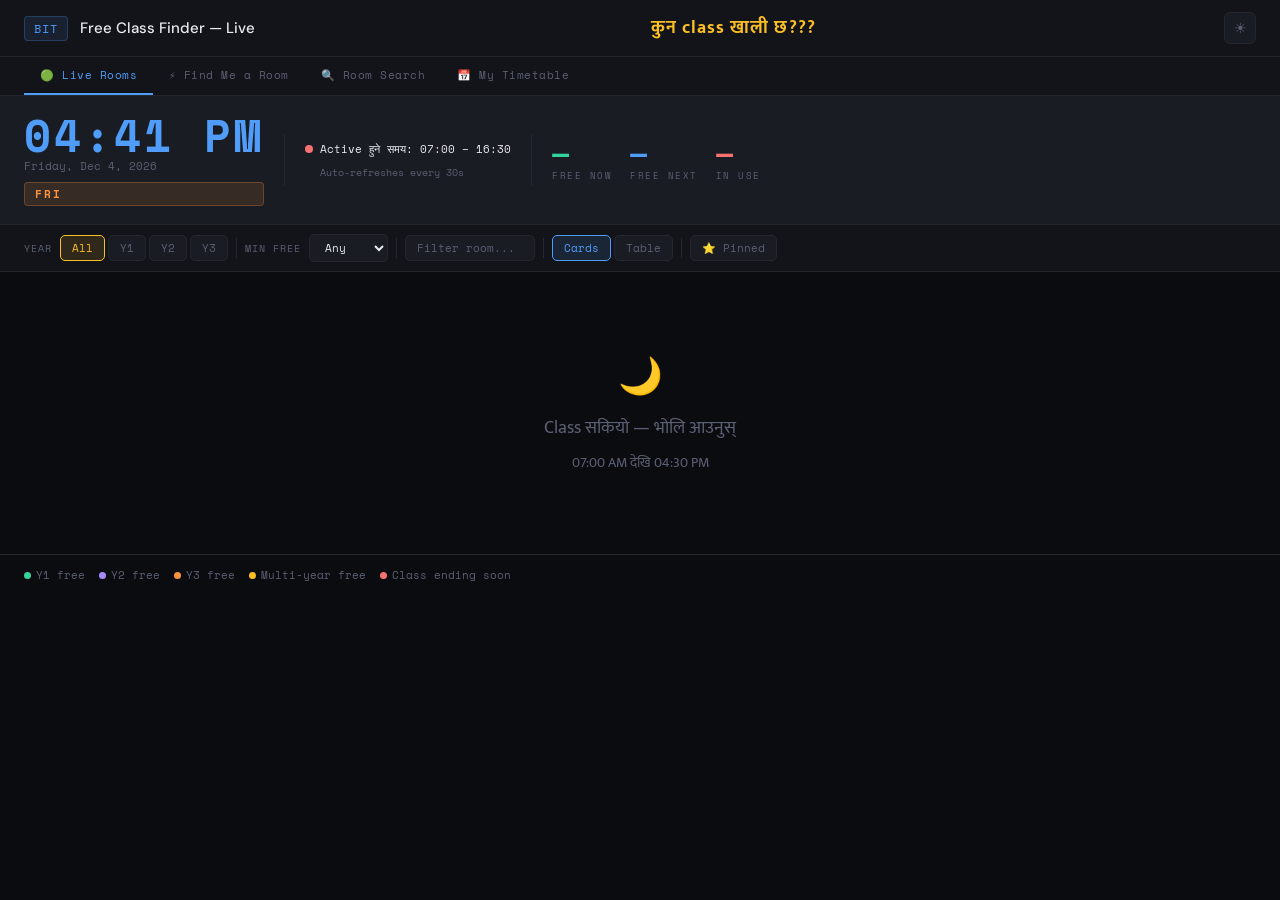
<file: archive/BIT_Schedule_Analyzer (3).html>
<!DOCTYPE html>
<html lang="en">
<head>
<meta charset="UTF-8">
<meta name="viewport" content="width=device-width, initial-scale=1.0">
<title>BIT Free Class Finder</title>
<style>
@import url('https://fonts.googleapis.com/css2?family=Space+Mono:wght@400;700&family=DM+Sans:wght@300;400;500;600&family=Mukta:wght@400;700&display=swap');
:root{
  --bg:#0b0c10;--surface:#13141a;--s2:#1a1c24;--s3:#20222c;--border:#252730;
  --accent:#4f9cf9;--green:#34d399;--amber:#fbbf24;--purple:#a78bfa;
  --red:#f87171;--orange:#fb923c;--text:#e8eaf0;--muted:#5a5f72;
  --mono:'Space Mono',monospace;--sans:'DM Sans',sans-serif;
}
.light-mode{
  --bg:#f4f5f7;--surface:#ffffff;--s2:#f0f1f4;--s3:#e8e9ed;--border:#dde0e8;
  --text:#1a1c24;--muted:#7a7f94;
}
*{box-sizing:border-box;margin:0;padding:0;}
body{background:var(--bg);color:var(--text);font-family:var(--sans);min-height:100vh;transition:background .2s,color .2s;}

/* HEADER */
header{background:var(--surface);border-bottom:1px solid var(--border);padding:12px 24px;display:flex;align-items:center;gap:12px;position:sticky;top:0;z-index:300;}
.logo{font-family:var(--mono);font-size:12px;color:var(--accent);background:rgba(79,156,249,.1);border:1px solid rgba(79,156,249,.25);padding:3px 9px;border-radius:4px;letter-spacing:1px;}
header h1{font-size:15px;font-weight:500;}
.hright{margin-left:auto;display:flex;align-items:center;gap:8px;}
.theme-btn{background:var(--s2);border:1px solid var(--border);color:var(--muted);font-size:14px;width:32px;height:32px;border-radius:6px;cursor:pointer;display:flex;align-items:center;justify-content:center;transition:all .15s;}
.theme-btn:hover{border-color:var(--accent);color:var(--accent);}
.hinfo{font-family:var(--mono);font-size:10px;color:var(--muted);}

/* NAV */
.nav{display:flex;gap:0;background:var(--surface);border-bottom:1px solid var(--border);padding:0 24px;overflow-x:auto;}
.nav-tab{font-family:var(--mono);font-size:11px;padding:10px 16px;cursor:pointer;color:var(--muted);border-bottom:2px solid transparent;transition:all .15s;letter-spacing:.5px;white-space:nowrap;flex-shrink:0;}
.nav-tab.active{color:var(--accent);border-bottom-color:var(--accent);}
.nav-tab:hover:not(.active){color:var(--text);}

.page{display:none;}.page.show{display:block;}

/* CLOCK BANNER */
.clock-banner{background:var(--s2);border-bottom:1px solid var(--border);padding:18px 24px;display:flex;align-items:center;gap:20px;flex-wrap:wrap;}
.clock-time{font-family:var(--mono);font-size:44px;font-weight:700;color:var(--accent);letter-spacing:3px;line-height:1;}
.clock-meta{display:flex;flex-direction:column;gap:4px;}
.clock-date{font-family:var(--mono);font-size:11px;color:var(--muted);}
.day-pill{display:inline-block;font-family:var(--mono);font-size:11px;font-weight:700;letter-spacing:2px;padding:3px 10px;border-radius:4px;margin-top:4px;}
.vdiv{width:1px;height:52px;background:var(--border);flex-shrink:0;}
.stat-group{display:flex;gap:18px;}
.stat{display:flex;flex-direction:column;gap:2px;}
.stat-num{font-family:var(--mono);font-size:28px;font-weight:700;line-height:1;}
.stat-lbl{font-family:var(--mono);font-size:9px;color:var(--muted);letter-spacing:1.5px;text-transform:uppercase;}
.status-info{display:flex;flex-direction:column;gap:5px;}
.status-row{display:flex;align-items:center;gap:7px;font-family:var(--mono);font-size:11px;}
@keyframes blink{0%,100%{opacity:1}50%{opacity:.3}}
.dot-live{width:8px;height:8px;border-radius:50%;background:var(--green);animation:blink 1.4s ease-in-out infinite;flex-shrink:0;}
.dot-off{width:8px;height:8px;border-radius:50%;background:var(--red);flex-shrink:0;}

/* FILTERS */
.filters{background:var(--surface);border-bottom:1px solid var(--border);padding:9px 24px;display:flex;align-items:center;gap:8px;flex-wrap:wrap;}
.flabel{font-family:var(--mono);font-size:10px;color:var(--muted);letter-spacing:1px;text-transform:uppercase;}
.bgroup{display:flex;gap:3px;}
.btn{font-family:var(--mono);font-size:11px;padding:4px 11px;border-radius:5px;border:1px solid var(--border);background:var(--s2);color:var(--muted);cursor:pointer;transition:all .15s;}
.btn:hover{border-color:var(--accent);color:var(--accent);}
.btn.a-all{background:rgba(251,191,36,.12);border-color:var(--amber);color:var(--amber);}
.btn.a-y1{background:rgba(52,211,153,.12);border-color:var(--green);color:var(--green);}
.btn.a-y2{background:rgba(167,139,250,.12);border-color:var(--purple);color:var(--purple);}
.btn.a-y3{background:rgba(251,146,60,.12);border-color:var(--orange);color:var(--orange);}
.btn.a-view{background:rgba(79,156,249,.12);border-color:var(--accent);color:var(--accent);}
.btn.a-green{background:rgba(52,211,153,.12);border-color:var(--green);color:var(--green);}
.vline{width:1px;height:20px;background:var(--border);}
input[type=text],select{background:var(--s2);border:1px solid var(--border);color:var(--text);font-family:var(--mono);font-size:11px;padding:4px 11px;border-radius:5px;outline:none;transition:border-color .15s;}
input[type=text]:focus,select:focus{border-color:var(--accent);}
input[type=text]::placeholder{color:var(--muted);}
select option{background:var(--surface);}

/* CONTENT */
.content{padding:20px 24px;}

/* TABS */
.tabs{display:flex;gap:0;margin-bottom:16px;border-bottom:1px solid var(--border);}
.tab{font-family:var(--mono);font-size:11px;padding:7px 16px;cursor:pointer;color:var(--muted);border-bottom:2px solid transparent;transition:all .15s;letter-spacing:.5px;white-space:nowrap;}
.tab.active{color:var(--accent);border-bottom-color:var(--accent);}
.tab:hover:not(.active){color:var(--text);}
.tab-body{display:none;}.tab-body.show{display:block;}

/* ROOM CARDS */
.room-grid{display:grid;grid-template-columns:repeat(auto-fill,minmax(190px,1fr));gap:9px;}
.rcard{background:var(--surface);border:1px solid var(--border);border-radius:10px;padding:13px 15px;position:relative;overflow:hidden;transition:transform .15s,border-color .15s;}
.rcard:hover{transform:translateY(-1px);}
.rcard::before{content:'';position:absolute;top:0;left:0;right:0;height:2px;}
.rcard.c-both::before,.rcard.c-all::before,.rcard.c-multi::before{background:var(--amber);}
.rcard.c-y1::before{background:var(--green);}
.rcard.c-y2::before{background:var(--purple);}
.rcard.c-y3::before{background:var(--orange);}
.rcard.c-occ{opacity:.4;}
.rcard.c-ending::before{background:var(--red);}
.rcard.pinned{border-color:var(--amber);}
.pin-btn{position:absolute;top:10px;right:10px;background:none;border:none;cursor:pointer;font-size:14px;opacity:.4;transition:opacity .15s;padding:2px;}
.pin-btn:hover,.pin-btn.active{opacity:1;}
.rc-code{font-family:var(--mono);font-size:12px;font-weight:700;color:var(--text);padding-right:20px;}
.rc-name{font-size:11px;color:var(--muted);margin:2px 0 8px;}
.slot-list{display:flex;flex-direction:column;gap:3px;}
.slot-row{display:flex;align-items:center;gap:4px;font-family:var(--mono);font-size:10px;padding:3px 6px;border-radius:4px;}
.slot-row.is-now{background:rgba(52,211,153,.1);border:1px solid rgba(52,211,153,.2);}
.slot-row.is-up{background:rgba(79,156,249,.06);border:1px solid rgba(79,156,249,.1);}
.slot-time{flex:1;color:var(--text);}
.chip{font-size:9px;letter-spacing:.4px;padding:1px 5px;border-radius:3px;white-space:nowrap;}
.chip-now{background:rgba(52,211,153,.2);color:var(--green);}
.chip-next{background:rgba(79,156,249,.2);color:var(--accent);}
.chip-y1{background:rgba(52,211,153,.15);color:var(--green);}
.chip-y2{background:rgba(167,139,250,.15);color:var(--purple);}
.chip-y3{background:rgba(251,146,60,.15);color:var(--orange);}
.chip-both,.chip-all,.chip-multi{background:rgba(251,191,36,.15);color:var(--amber);}
.chip-end{background:rgba(248,113,113,.2);color:var(--red);}
.dur-badge{font-family:var(--mono);font-size:10px;color:var(--green);margin-top:4px;}

/* TABLE */
.table-wrap{overflow-x:auto;}
table{width:100%;border-collapse:collapse;font-size:12px;}
th{padding:8px 13px;text-align:left;font-family:var(--mono);font-size:10px;letter-spacing:1px;text-transform:uppercase;color:var(--muted);border-bottom:1px solid var(--border);background:var(--s2);white-space:nowrap;}
td{padding:9px 13px;border-bottom:1px solid rgba(37,39,48,.5);vertical-align:middle;}
.light-mode td{border-bottom-color:rgba(200,203,215,.5);}
tr:last-child td{border-bottom:none;}
tr.row-now td{background:rgba(52,211,153,.04);}
tr:hover td{background:rgba(127,127,127,.04);}
.t-mono{font-family:var(--mono);font-size:11px;}
.t-bold{font-weight:700;}
.badge-live{display:inline-flex;align-items:center;gap:4px;font-family:var(--mono);font-size:9px;padding:2px 7px;border-radius:20px;background:rgba(52,211,153,.15);color:var(--green);border:1px solid rgba(52,211,153,.3);}
.badge-occ{font-family:var(--mono);font-size:10px;color:var(--red);}
.badge-next{font-family:var(--mono);font-size:10px;color:var(--accent);}

.empty-msg{padding:44px;text-align:center;color:var(--muted);font-family:var(--mono);font-size:12px;}
.offhours{padding:60px 24px;text-align:center;}
.offhours-title{font-family:var(--mono);font-size:18px;color:var(--muted);margin-bottom:8px;}
.offhours-sub{font-size:14px;color:var(--muted);}

/* ── MY TIMETABLE PAGE ── */
.my-tt-setup{background:var(--surface);border:1px solid var(--border);border-radius:12px;padding:24px;margin-bottom:20px;}
.setup-title{font-family:var(--mono);font-size:12px;letter-spacing:1px;color:var(--text);margin-bottom:4px;}
.setup-sub{font-size:12px;color:var(--muted);margin-bottom:16px;}
.setup-row{display:flex;gap:10px;align-items:center;flex-wrap:wrap;}
.setup-select{padding:7px 12px;border-radius:6px;font-size:13px;}
.tt-grid{display:grid;grid-template-columns:repeat(auto-fill,minmax(280px,1fr));gap:12px;}
.tt-card{background:var(--surface);border:1px solid var(--border);border-radius:10px;overflow:hidden;}
.tt-card-head{padding:10px 14px;border-bottom:1px solid var(--border);display:flex;align-items:center;gap:8px;}
.tt-day-badge{font-family:var(--mono);font-size:10px;font-weight:700;padding:2px 9px;border-radius:3px;letter-spacing:1px;}
.tt-item{padding:10px 14px;border-bottom:1px solid rgba(37,39,48,.4);display:flex;gap:10px;align-items:flex-start;}
.tt-item:last-child{border-bottom:none;}
.tt-time{font-family:var(--mono);font-size:10px;color:var(--accent);min-width:90px;flex-shrink:0;padding-top:2px;}
.tt-info{}
.tt-title{font-size:12px;font-weight:500;color:var(--text);}
.tt-meta{font-size:11px;color:var(--muted);margin-top:2px;}
.tt-room{font-family:var(--mono);font-size:10px;color:var(--accent);margin-top:3px;}
.tt-now{background:rgba(52,211,153,.06);border-left:2px solid var(--green);}
.tt-empty{padding:12px 14px;font-size:12px;color:var(--muted);font-family:var(--mono);}

/* ── SEARCH PAGE ── */
.search-page{padding:24px;}
.search-hero{background:var(--surface);border:1px solid var(--border);border-radius:12px;padding:24px;margin-bottom:20px;}
.search-hero-title{font-family:var(--mono);font-size:12px;color:var(--text);margin-bottom:4px;letter-spacing:.5px;}
.search-hero-sub{font-size:12px;color:var(--muted);margin-bottom:16px;}
.search-bar-wrap{display:flex;gap:8px;flex-wrap:wrap;}
.search-big{background:var(--s2);border:1px solid var(--border);color:var(--text);font-family:var(--mono);font-size:13px;padding:9px 14px;border-radius:8px;outline:none;flex:1;min-width:180px;transition:border-color .15s;}
.search-big:focus{border-color:var(--accent);}
.search-big::placeholder{color:var(--muted);}
.search-suggestions{display:flex;flex-wrap:wrap;gap:5px;margin-top:10px;}
.sug-btn{font-family:var(--mono);font-size:10px;padding:3px 9px;border-radius:20px;border:1px solid var(--border);background:var(--s2);color:var(--muted);cursor:pointer;transition:all .15s;}
.sug-btn:hover{border-color:var(--accent);color:var(--accent);}
.result-card{border-radius:12px;border:1px solid var(--border);overflow:hidden;margin-bottom:14px;}
.result-head{padding:14px 18px;display:flex;align-items:center;gap:12px;}
.result-room-name{font-family:var(--mono);font-size:15px;font-weight:700;}
.result-status-badge{font-family:var(--mono);font-size:11px;padding:4px 11px;border-radius:20px;font-weight:700;margin-left:auto;}
.rsbadge-free{background:rgba(52,211,153,.15);color:var(--green);border:1px solid rgba(52,211,153,.3);}
.rsbadge-occ{background:rgba(248,113,113,.15);color:var(--red);border:1px solid rgba(248,113,113,.3);}
.result-body{padding:0 18px 16px;}
.class-box{background:var(--s2);border:1px solid var(--border);border-radius:8px;padding:12px 14px;margin-top:10px;}
.class-box-title{font-family:var(--mono);font-size:10px;letter-spacing:1.5px;text-transform:uppercase;color:var(--muted);margin-bottom:8px;}
.class-row{display:flex;gap:8px;margin-bottom:5px;align-items:flex-start;}
.class-key{font-family:var(--mono);font-size:10px;color:var(--muted);min-width:86px;flex-shrink:0;padding-top:1px;}
.class-val{font-size:12px;color:var(--text);font-weight:500;}
.year-badge{display:inline-block;font-family:var(--mono);font-size:10px;padding:2px 7px;border-radius:4px;margin-right:4px;}
.yb1{background:rgba(52,211,153,.15);color:var(--green);border:1px solid rgba(52,211,153,.25);}
.yb2{background:rgba(167,139,250,.15);color:var(--purple);border:1px solid rgba(167,139,250,.25);}
.yb3{background:rgba(251,146,60,.15);color:var(--orange);border:1px solid rgba(251,146,60,.25);}
.free-slots-section{margin-top:12px;}
.free-slots-title{font-family:var(--mono);font-size:10px;letter-spacing:1.5px;text-transform:uppercase;color:var(--muted);margin-bottom:6px;}
.free-slot-pill{display:inline-flex;align-items:center;gap:5px;font-family:var(--mono);font-size:10px;padding:3px 9px;border-radius:5px;background:rgba(52,211,153,.07);border:1px solid rgba(52,211,153,.18);color:var(--green);margin:2px;}
.no-result{background:var(--surface);border:1px solid var(--border);border-radius:12px;padding:36px;text-align:center;color:var(--muted);font-family:var(--mono);font-size:12px;}

/* FIND ME page */
.find-hero{background:var(--surface);border:1px solid var(--border);border-radius:12px;padding:24px;margin-bottom:18px;}
.find-title{font-family:var(--mono);font-size:12px;letter-spacing:1px;color:var(--text);margin-bottom:4px;}
.find-sub{font-size:12px;color:var(--muted);margin-bottom:16px;}
.find-controls{display:flex;gap:8px;flex-wrap:wrap;align-items:center;}
.find-cards{display:grid;grid-template-columns:repeat(auto-fill,minmax(230px,1fr));gap:10px;}
.find-card{background:var(--surface);border:1px solid var(--border);border-radius:10px;padding:16px;border-top:3px solid var(--green);transition:transform .15s;}
.find-card:hover{transform:translateY(-1px);}
.find-rank{font-family:var(--mono);font-size:10px;color:var(--muted);margin-bottom:6px;}
.find-room{font-family:var(--mono);font-size:14px;font-weight:700;color:var(--text);margin-bottom:2px;}
.find-subname{font-size:11px;color:var(--muted);margin-bottom:10px;}
.find-dur{font-family:var(--mono);font-size:18px;font-weight:700;color:var(--green);margin-bottom:2px;}
.find-dur-lbl{font-family:var(--mono);font-size:9px;color:var(--muted);letter-spacing:1px;text-transform:uppercase;margin-bottom:8px;}
.find-time{font-family:var(--mono);font-size:10px;color:var(--accent);}

/* LEGEND */
.legend{display:flex;gap:14px;flex-wrap:wrap;padding:12px 24px;border-top:1px solid var(--border);}
.leg{display:flex;align-items:center;gap:5px;font-size:11px;color:var(--muted);font-family:var(--mono);}
.leg-dot{width:7px;height:7px;border-radius:50%;flex-shrink:0;}

/* TOAST */
.toast{position:fixed;bottom:24px;left:50%;transform:translateX(-50%) translateY(80px);background:var(--s3);border:1px solid var(--border);border-radius:8px;padding:10px 18px;font-family:var(--mono);font-size:12px;color:var(--text);transition:transform .3s;z-index:999;white-space:nowrap;}
.toast.show{transform:translateX(-50%) translateY(0);}
/* ── DARK MODE CARD FIX ── */
body:not(.light-mode) .rcard { background: #1a1d27; border-color: #2e3140; }
body:not(.light-mode) .rcard:hover { background: #1f2235; border-color: #3a3d52; }
body:not(.light-mode) .rcard.pinned { border-color: var(--amber) !important; }
body:not(.light-mode) .rcard.c-y1 { background: #141e1c; }
body:not(.light-mode) .rcard.c-y2 { background: #171420; }
body:not(.light-mode) .rcard.c-y3 { background: #1e1710; }
body:not(.light-mode) .rcard.c-all, body:not(.light-mode) .rcard.c-multi, body:not(.light-mode) .rcard.c-both { background: #1c1a10; }
body:not(.light-mode) .rcard.c-ending { background: #1e1212; }
body:not(.light-mode) .rcard.c-occ { background: #14151b; opacity:.45; }
body:not(.light-mode) .slot-row { background: #222532; border-color: #2e3245; }
body:not(.light-mode) .slot-row.is-now { background: rgba(52,211,153,.1); border-color: rgba(52,211,153,.25); }
body:not(.light-mode) .slot-row.is-up  { background: rgba(79,156,249,.07); border-color: rgba(79,156,249,.15); }
body:not(.light-mode) .rc-name { color: #6e7490; }

/* ── MODAL ── */
.modal-overlay {
  display: none; position: fixed; inset: 0;
  background: rgba(0,0,0,.82);
  z-index: 600;
  align-items: flex-start; justify-content: center;
  padding: 32px 16px; overflow-y: auto;
  backdrop-filter: blur(3px);
}
.modal-overlay.show { display: flex; }
.modal {
  background: var(--surface);
  border: 1px solid var(--border);
  border-radius: 14px;
  width: 100%; max-width: 580px;
  display: flex; flex-direction: column;
  overflow: hidden; margin: auto;
  box-shadow: 0 24px 60px rgba(0,0,0,.6);
}
body:not(.light-mode) .modal { background: #16181f; border-color: #2a2d3a; }
.modal-head {
  padding: 16px 20px; border-bottom: 1px solid var(--border);
  display: flex; align-items: flex-start; gap: 12px;
}
body:not(.light-mode) .modal-head { border-bottom-color: #2a2d3a; }
.modal-room-code { font-family: var(--mono); font-size: 16px; font-weight: 700; color: var(--text); }
.modal-room-raw  { font-size: 11px; color: var(--muted); font-family: var(--mono); margin-top: 2px; }
.modal-nepali    { font-family: 'Mukta', sans-serif; font-size: 13px; color: var(--amber); margin-top: 4px; }
.modal-close {
  margin-left: auto; flex-shrink: 0;
  background: var(--s2); border: 1px solid var(--border);
  color: var(--muted); width: 30px; height: 30px;
  border-radius: 6px; cursor: pointer; font-size: 16px;
  display: flex; align-items: center; justify-content: center;
  transition: all .15s;
}
.modal-close:hover { border-color: var(--red); color: var(--red); }
.modal-body {
  padding: 14px 16px;
  display: flex; flex-direction: column; gap: 7px;
  max-height: 72vh; overflow-y: auto;
}
/* Timeline items */
.tl-item {
  display: flex; gap: 12px;
  padding: 11px 14px; border-radius: 8px;
  border: 1px solid var(--border);
  background: var(--s2);
}
body:not(.light-mode) .tl-item         { background: #1a1d27; border-color: #2a2d3a; }
body:not(.light-mode) .tl-item.tl-free { background: #0f1c18; border-color: rgba(52,211,153,.25); }
body:not(.light-mode) .tl-item.tl-now  { background: #0e1e16; border-color: var(--green); }
body:not(.light-mode) .tl-item.tl-occ  { background: #171624; border-color: #32304a; }
.tl-item.tl-free { border-color: rgba(52,211,153,.2); background: rgba(52,211,153,.04); }
.tl-item.tl-now  { border-color: var(--green); }
.tl-left { min-width: 68px; display: flex; flex-direction: column; align-items: center; gap: 2px; flex-shrink: 0; }
.tl-time { font-family: var(--mono); font-size: 10px; color: var(--accent); text-align: center; line-height: 1.6; }
.tl-arrow{ font-size: 10px; color: var(--muted); }
.tl-dur  { font-family: var(--mono); font-size: 9px; color: var(--muted); }
.tl-right { flex: 1; min-width: 0; }
.tl-now-badge {
  display: inline-block; font-family: 'Mukta', sans-serif;
  font-size: 10px; padding: 1px 8px; border-radius: 3px;
  margin-bottom: 5px;
}
.tl-now-badge.free { background: rgba(52,211,153,.2); color: var(--green); }
.tl-now-badge.occ  { background: rgba(248,113,113,.2); color: var(--red); }
.tl-free-label { font-family: 'Mukta', sans-serif; font-size: 13px; color: var(--green); font-weight: 700; }
.tl-free-sub   { font-size: 11px; color: var(--muted); margin-top: 2px; }
.tl-title { font-size: 12px; font-weight: 600; color: var(--text); margin-bottom: 2px; }
.tl-meta  { font-size: 11px; color: var(--muted); margin-bottom: 5px; }
.tl-groups { display: flex; flex-wrap: wrap; gap: 4px; margin-top: 5px; }
.tl-gbadge {
  font-size: 10px; font-family: var(--mono);
  padding: 2px 7px; border-radius: 4px;
  background: var(--s3); border: 1px solid var(--border);
}
body:not(.light-mode) .tl-gbadge { background: #222536; border-color: #32354a; }

/* make room cards clickable */
.rcard { cursor: pointer; }
.rcard:hover .rc-code { color: var(--accent); transition: color .15s; }
</style>
</head>
<body>
<div class="toast" id="toast"></div>

<!-- FULL DAY SCHEDULE MODAL -->
<div class="modal-overlay" id="modal-overlay" onclick="closeModalBg(event)">
  <div class="modal">
    <div class="modal-head">
      <div>
        <div class="modal-room-code" id="m-title"></div>
        <div class="modal-room-raw"  id="m-raw"></div>
        <div class="modal-nepali"    id="m-nepali"></div>
      </div>
      <button class="modal-close" onclick="closeModal()">✕</button>
    </div>
    <div class="modal-body" id="m-body"></div>
  </div>
</div>

<header>
  <div class="logo">BIT</div>
  <h1>Free Class Finder — Live</h1>
  <h1 style="margin-left:auto;font-family:'Mukta',sans-serif;font-size:18px;font-weight:700;color:var(--amber);letter-spacing:1px;padding-right:12px;">कुन class खाली छ???</h1>
  <div class="hright">
    <button class="theme-btn" onclick="toggleTheme()" title="Toggle light/dark">☀</button>
  </div>
</header>

<div class="nav">
  <div class="nav-tab active" data-page="live"   onclick="switchPage('live')">🟢 Live Rooms</div>
  <div class="nav-tab"        data-page="find"   onclick="switchPage('find')">⚡ Find Me a Room</div>
  <div class="nav-tab"        data-page="search" onclick="switchPage('search')">🔍 Room Search</div>
  <div class="nav-tab"        data-page="mytт"   onclick="switchPage('mytт')">📅 My Timetable</div>
</div>

<!-- ══ PAGE: LIVE ══ -->
<div class="page show" id="page-live">
  <div class="clock-banner">
    <div>
      <div class="clock-time" id="clk"></div>
      <div class="clock-meta">
        <div class="clock-date" id="clk-date"></div>
        <div class="day-pill" id="clk-day"></div>
      </div>
    </div>
    <div class="vdiv"></div>
    <div class="status-info">
      <div class="status-row"><span class="dot-live" id="dot"></span><span id="st-main" style="color:var(--text)">Loading...</span></div>
      <div class="status-row" id="st-slot-row" style="display:none"><span style="width:8px"></span><span id="st-slot" style="color:var(--muted)"></span></div>
      <div class="status-row" style="margin-top:3px"><span style="width:8px"></span><span style="color:var(--muted);font-size:10px">Auto-refreshes every 30s</span></div>
    </div>
    <div class="vdiv"></div>
    <div class="stat-group">
      <div class="stat"><div class="stat-num" style="color:var(--green)" id="n-now">—</div><div class="stat-lbl">Free Now</div></div>
      <div class="stat"><div class="stat-num" style="color:var(--accent)" id="n-next">—</div><div class="stat-lbl">Free Next</div></div>
      <div class="stat"><div class="stat-num" style="color:var(--red)" id="n-occ">—</div><div class="stat-lbl">In Use</div></div>
    </div>
  </div>
  <div class="filters">
    <span class="flabel">Year</span>
    <div class="bgroup">
      <button class="btn a-all" id="b-all" onclick="setY('all')">All</button>
      <button class="btn" id="b-y1"  onclick="setY('1')">Y1</button>
      <button class="btn" id="b-y2"  onclick="setY('2')">Y2</button>
      <button class="btn" id="b-y3"  onclick="setY('3')">Y3</button>
    </div>
    <div class="vline"></div>
    <span class="flabel">Min free</span>
    <select id="min-free" onchange="renderLive()">
      <option value="0">Any</option>
      <option value="60">1h+</option>
      <option value="90">1.5h+</option>
      <option value="120">2h+</option>
    </select>
    <div class="vline"></div>
    <input type="text" id="srch-live" placeholder="Filter room..." oninput="renderLive()" style="width:130px">
    <div class="vline"></div>
    <div class="bgroup">
      <button class="btn a-view" id="b-card"  onclick="setV('card')">Cards</button>
      <button class="btn"        id="b-table" onclick="setV('table')">Table</button>
    </div>
    <div class="vline"></div>
    <button class="btn" id="b-pins" onclick="togglePinsOnly()">⭐ Pinned</button>
  </div>
  <div class="content" id="live-content"></div>
  <div class="legend">
    <div class="leg"><span class="leg-dot" style="background:var(--green)"></span>Y1 free</div>
    <div class="leg"><span class="leg-dot" style="background:var(--purple)"></span>Y2 free</div>
    <div class="leg"><span class="leg-dot" style="background:var(--orange)"></span>Y3 free</div>
    <div class="leg"><span class="leg-dot" style="background:var(--amber)"></span>Multi-year free</div>
    <div class="leg"><span class="leg-dot" style="background:var(--red)"></span>Class ending soon</div>
  </div>
</div>

<!-- ══ PAGE: FIND ME ══ -->
<div class="page" id="page-find">
  <div style="padding:20px 24px">
    <div class="find-hero">
      <div class="find-title">⚡ FIND ME A FREE ROOM</div>
      <div class="find-sub">Instantly ranked by how long the room stays free — longest first.</div>
      <div class="find-controls">
        <span class="flabel">Need at least</span>
        <select id="find-min" onchange="renderFind()">
          <option value="30">30 min</option>
          <option value="60" selected>1 hour</option>
          <option value="90">1.5 hours</option>
          <option value="120">2 hours</option>
          <option value="180">3 hours</option>
        </select>
        <span class="flabel">Year</span>
        <select id="find-year" onchange="renderFind()">
          <option value="all">All years</option>
          <option value="1">Year 1 only</option>
          <option value="2">Year 2 only</option>
          <option value="3">Year 3 only</option>
        </select>
      </div>
    </div>
    <div id="find-content"></div>
  </div>
</div>

<!-- ══ PAGE: SEARCH ══ -->
<div class="page" id="page-search">
  <div class="search-page">
    <div class="search-hero">
      <div class="search-hero-title">🔍 ROOM STATUS CHECKER</div>
      <div class="search-hero-sub">Search by room name, lecturer, or group number to see live status.</div>
      <div class="search-bar-wrap">
        <input type="text" class="search-big" id="room-search-input" placeholder="e.g. LT01, Rupa, Fewa, Mr. Sumit, C5..." oninput="renderSearch()">
      </div>
      <div class="search-suggestions" id="suggestions"></div>
    </div>
    <div id="search-results"></div>
  </div>
</div>

<!-- ══ PAGE: MY TIMETABLE ══ -->
<div class="page" id="page-mytт">
  <div style="padding:20px 24px">
    <div class="my-tt-setup">
      <div class="setup-title">📅 MY TIMETABLE</div>
      <div class="setup-sub">Select your year and group to see your personal weekly schedule.</div>
      <div class="setup-row">
        <span class="flabel">Year</span>
        <select class="setup-select" id="tt-year" onchange="renderTT()">
          <option value="">-- Select Year --</option>
          <option value="1">Year 1 (A25)</option>
          <option value="2">Year 2 (A24)</option>
          <option value="3">Year 3 (A23)</option>
        </select>
        <span class="flabel">Group</span>
        <select class="setup-select" id="tt-group" onchange="renderTT()">
          <option value="">-- Select Group --</option>
        </select>
      </div>
    </div>
    <div id="tt-content"></div>
  </div>
</div>

<script>
// ═══════════════════════════════════════════════════
// DATA
// ═══════════════════════════════════════════════════
const rawY1D=[
  {day:'SUN',start:'07:00',end:'08:30',room:'LT01- Machhapuchhre',title:'Computer Hardware & Software Architectures',module:'CT4005NP',lecturer:'Mr. Amar Khanal',group:'C4+C5+C6',type:'Lecture'},
  {day:'SUN',start:'07:30',end:'09:00',room:'LT02- Annapurna',title:'Logic and Problem Solving',module:'MA4001NP',lecturer:'Mr. Prabin Banstola',group:'C1+C2+C3',type:'Lecture'},
  {day:'SUN',start:'09:30',end:'11:00',room:'LT02- Annapurna',title:'Logic and Problem Solving',module:'MA4001NP',lecturer:'Mr. Prabin Banstola',group:'C4+C5+C6',type:'Lecture'},
  {day:'SUN',start:'10:00',end:'11:30',room:'LT01- Machhapuchhre',title:'Fundamentals of Computing',module:'CS4051NP',lecturer:'Mr. Krishna Wagle',group:'C1+C2+C3',type:'Lecture'},
  {day:'SUN',start:'12:00',end:'13:30',room:'LT01- Machhapuchhre',title:'Programming',module:'CS4001NP',lecturer:'Mr. Sushil Parajuli',group:'C7+C8',type:'Lecture'},
  {day:'SUN',start:'14:30',end:'16:00',room:'LT01- Machhapuchhre',title:'Fundamentals of Computing',module:'CS4051NP',lecturer:'Mr. Krishna Wagle',group:'C7+C8',type:'Lecture'},
  {day:'MON',start:'07:00',end:'08:30',room:'LT02- Annapurna',title:'Computer Hardware & Software Architectures',module:'CT4005NP',lecturer:'Mr. Amar Khanal',group:'C7+C8',type:'Lecture'},
  {day:'MON',start:'09:30',end:'11:00',room:'LT01- Machhapuchhre',title:'Computer Hardware & Software Architectures',module:'CT4005NP',lecturer:'Mr. Amar Khanal',group:'C1+C2+C3',type:'Lecture'},
  {day:'MON',start:'09:30',end:'11:00',room:'LT04- Dipang',title:'Logic and Problem Solving',module:'MA4001NP',lecturer:'Mr. Prabin Banstola',group:'C7+C8',type:'Lecture'},
  {day:'MON',start:'11:00',end:'12:30',room:'LT01- Machhapuchhre',title:'Fundamentals of Computing',module:'CS4051NP',lecturer:'Mr. Krishna Wagle',group:'C4+C5+C6',type:'Lecture'},
  {day:'MON',start:'12:00',end:'13:30',room:'LT02- Annapurna',title:'Programming',module:'CS4001NP',lecturer:'Mr. Sushil Parajuli',group:'C1+C2+C3',type:'Lecture'},
  {day:'MON',start:'13:30',end:'15:00',room:'LT02- Annapurna',title:'Programming',module:'CS4001NP',lecturer:'Mr. Sushil Parajuli',group:'C4+C5+C6',type:'Lecture'},
  {day:'TUE',start:'07:00',end:'08:30',room:'SR03- Rara',title:'Computer Hardware & Software Architectures',module:'CT4005NP',lecturer:'Mr. Amar Khanal',group:'C6',type:'Tutorial'},
  {day:'TUE',start:'07:30',end:'09:00',room:'SR01- Fewa',title:'Logic and Problem Solving',module:'MA4001NP',lecturer:'Mr. Prabin Banstola',group:'C1',type:'Tutorial'},
  {day:'TUE',start:'09:00',end:'10:30',room:'SR01- Fewa',title:'Computer Hardware & Software Architectures',module:'CT4005NP',lecturer:'Mr. Amar Khanal',group:'C4',type:'Tutorial'},
  {day:'TUE',start:'09:00',end:'10:30',room:'SR03- Rara',title:'Logic and Problem Solving',module:'MA4001NP',lecturer:'Mr. Suman Bhandari',group:'C5',type:'Tutorial'},
  {day:'TUE',start:'09:00',end:'10:30',room:'SR07- Kapuche',title:'Programming',module:'CS4001NP',lecturer:'Mr. Bishal Bhattarai',group:'C8',type:'Tutorial'},
  {day:'TUE',start:'09:30',end:'11:00',room:'TR02- Stonehenge',title:'Fundamentals of Computing',module:'CS4051NP',lecturer:'Mr. Prasiddha Khadka',group:'C6',type:'Tutorial'},
  {day:'TUE',start:'10:00',end:'11:30',room:'SR04- Tilicho',title:'Fundamentals of Computing',module:'CS4051NP',lecturer:'Mr. Krishna Wagle',group:'C1',type:'Tutorial'},
  {day:'TUE',start:'11:00',end:'12:30',room:'SR02- Begnas',title:'Logic and Problem Solving',module:'MA4001NP',lecturer:'Mr. Anoj Banjara',group:'C3',type:'Tutorial'},
  {day:'TUE',start:'11:30',end:'13:00',room:'SR05- Manaslu',title:'Computer Hardware & Software Architectures',module:'CT4005NP',lecturer:'Ms. Sikha Kunwar',group:'C8',type:'Tutorial'},
  {day:'TUE',start:'11:30',end:'13:00',room:'SR07- Kapuche',title:'Programming',module:'CS4001NP',lecturer:'Mr. Sushil Dawadi',group:'C4',type:'Tutorial'},
  {day:'TUE',start:'11:30',end:'13:00',room:'Lab02- Nilgiri',title:'Programming',module:'CS4001NP',lecturer:'Mr. Bishal Bhattarai',group:'C7',type:'Tutorial'},
  {day:'TUE',start:'11:30',end:'13:00',room:'TR02- Stonehenge',title:'Fundamentals of Computing',module:'CS4051NP',lecturer:'Mr. Prasiddha Khadka',group:'C5',type:'Tutorial'},
  {day:'TUE',start:'12:00',end:'13:30',room:'SR03- Rara',title:'Programming',module:'CS4001NP',lecturer:'Mr. Sushil Parajuli',group:'C2',type:'Tutorial'},
  {day:'TUE',start:'13:30',end:'15:00',room:'SR05- Manaslu',title:'Programming',module:'CS4001NP',lecturer:'Mr. Sushil Parajuli',group:'C3',type:'Tutorial'},
  {day:'TUE',start:'14:00',end:'15:30',room:'SR04- Tilicho',title:'Logic and Problem Solving',module:'MA4001NP',lecturer:'Mr. Anoj Banjara',group:'C7',type:'Tutorial'},
  {day:'TUE',start:'14:30',end:'16:00',room:'SR03- Rara',title:'Fundamentals of Computing',module:'CS4051NP',lecturer:'Mr. Krishna Wagle',group:'C2',type:'Tutorial'},
  {day:'WED',start:'07:00',end:'08:30',room:'SR03- Rara',title:'Logic and Problem Solving',module:'MA4001NP',lecturer:'Mr. Prabin Banstola',group:'C2',type:'Tutorial'},
  {day:'WED',start:'07:00',end:'08:30',room:'SR07- Kapuche',title:'Computer Hardware & Software Architectures',module:'CT4005NP',lecturer:'Mr. Amar Khanal',group:'C3',type:'Tutorial'},
  {day:'WED',start:'09:30',end:'11:00',room:'SR03- Rara',title:'Computer Hardware & Software Architectures',module:'CT4005NP',lecturer:'Ms. Sikha Kunwar',group:'C2',type:'Tutorial'},
  {day:'WED',start:'09:30',end:'11:00',room:'SR05- Manaslu',title:'Computer Hardware & Software Architectures',module:'CT4005NP',lecturer:'Mr. Amar Khanal',group:'C1',type:'Tutorial'},
  {day:'WED',start:'09:30',end:'11:00',room:'SR07- Kapuche',title:'Fundamentals of Computing',module:'CS4051NP',lecturer:'Mr. Krishna Wagle',group:'C3',type:'Tutorial'},
  {day:'WED',start:'11:00',end:'12:30',room:'SR03- Rara',title:'Computer Hardware & Software Architectures',module:'CT4005NP',lecturer:'Ms. Sikha Kunwar',group:'C5',type:'Tutorial'},
  {day:'WED',start:'11:00',end:'12:30',room:'SR05- Manaslu',title:'Fundamentals of Computing',module:'CS4051NP',lecturer:'Mr. Prasiddha Khadka',group:'C7',type:'Tutorial'},
  {day:'WED',start:'11:00',end:'12:30',room:'Lab01- Gokyo',title:'Logic and Problem Solving',module:'MA4001NP',lecturer:'Mr. Anoj Banjara',group:'C4',type:'Tutorial'},
  {day:'WED',start:'11:00',end:'12:30',room:'Lab02- Nilgiri',title:'Programming',module:'CS4001NP',lecturer:'Mr. Sushil Dawadi',group:'C6',type:'Tutorial'},
  {day:'WED',start:'12:00',end:'13:30',room:'SR02- Begnas',title:'Programming',module:'CS4001NP',lecturer:'Mr. Sushil Parajuli',group:'C1',type:'Tutorial'},
  {day:'WED',start:'12:30',end:'14:00',room:'SR07- Kapuche',title:'Logic and Problem Solving',module:'MA4001NP',lecturer:'Mr. Suman Bhandari',group:'C8',type:'Tutorial'},
  {day:'WED',start:'13:30',end:'15:00',room:'SR01- Fewa',title:'Computer Hardware & Software Architectures',module:'CT4005NP',lecturer:'Ms. Sikha Kunwar',group:'C7',type:'Tutorial'},
  {day:'WED',start:'13:30',end:'15:00',room:'SR02- Begnas',title:'Programming',module:'CS4001NP',lecturer:'Mr. Sushil Parajuli',group:'C5',type:'Tutorial'},
  {day:'WED',start:'13:30',end:'15:00',room:'SR03- Rara',title:'Fundamentals of Computing',module:'CS4051NP',lecturer:'Mr. Krishna Wagle',group:'C4',type:'Tutorial'},
  {day:'WED',start:'13:30',end:'15:00',room:'SR05- Manaslu',title:'Logic and Problem Solving',module:'MA4001NP',lecturer:'Mr. Anoj Banjara',group:'C6',type:'Tutorial'},
  {day:'WED',start:'15:00',end:'16:30',room:'SR04- Tilicho',title:'Fundamentals of Computing',module:'CS4051NP',lecturer:'Mr. Prasiddha Khadka',group:'C8',type:'Tutorial'},
  {day:'THU',start:'07:00',end:'08:30',room:'LT04- Dipang',title:'Computer Hardware & Software Architectures',module:'CT4005NP',lecturer:'Mr. Amar Khanal',group:'C6',type:'Lab'},
  {day:'THU',start:'07:30',end:'09:00',room:'LT03- Rupa',title:'Programming',module:'CS4001NP',lecturer:'Mr. Sushil Dawadi',group:'C4',type:'Lab'},
  {day:'THU',start:'07:30',end:'09:00',room:'SR05- Manaslu',title:'Logic and Problem Solving',module:'MA4001NP',lecturer:'Mr. Prabin Banstola',group:'C1',type:'Lab'},
  {day:'THU',start:'09:00',end:'10:30',room:'LT04- Dipang',title:'Fundamentals of Computing',module:'CS4051NP',lecturer:'Mr. Prasiddha Khadka',group:'C6',type:'Lab'},
  {day:'THU',start:'09:30',end:'11:00',room:'Lab01- Gokyo',title:'Computer Hardware & Software Architectures',module:'CT4005NP',lecturer:'Ms. Sikha Kunwar',group:'C8',type:'Lab'},
  {day:'THU',start:'10:00',end:'11:30',room:'LT01- Machhapuchhre',title:'Fundamentals of Computing',module:'CS4051NP',lecturer:'Mr. Krishna Wagle',group:'C1',type:'Lab'},
  {day:'THU',start:'10:00',end:'11:30',room:'SR07- Kapuche',title:'Computer Hardware & Software Architectures',module:'CT4005NP',lecturer:'Mr. Amar Khanal',group:'C4',type:'Lab'},
  {day:'THU',start:'10:30',end:'12:00',room:'SR05- Manaslu',title:'Programming',module:'CS4001NP',lecturer:'Mr. Bishal Bhattarai',group:'C7',type:'Lab'},
  {day:'THU',start:'11:00',end:'12:30',room:'Lab02- Nilgiri',title:'Logic and Problem Solving',module:'MA4001NP',lecturer:'Mr. Anoj Banjara',group:'C3',type:'Lab'},
  {day:'THU',start:'12:00',end:'13:30',room:'SR03- Rara',title:'Programming',module:'CS4001NP',lecturer:'Mr. Bishal Bhattarai',group:'C8',type:'Lab'},
  {day:'THU',start:'12:00',end:'13:30',room:'SR05- Manaslu',title:'Programming',module:'CS4001NP',lecturer:'Mr. Sushil Parajuli',group:'C2',type:'Lab'},
  {day:'THU',start:'12:30',end:'14:00',room:'LT03- Rupa',title:'Fundamentals of Computing',module:'CS4051NP',lecturer:'Mr. Prasiddha Khadka',group:'C5',type:'Lab'},
  {day:'THU',start:'13:00',end:'14:30',room:'Lab02- Nilgiri',title:'Logic and Problem Solving',module:'MA4001NP',lecturer:'Mr. Anoj Banjara',group:'C7',type:'Lab'},
  {day:'THU',start:'13:30',end:'15:00',room:'SR05- Manaslu',title:'Programming',module:'CS4001NP',lecturer:'Mr. Sushil Parajuli',group:'C3',type:'Lab'},
  {day:'THU',start:'14:30',end:'16:00',room:'SR07- Kapuche',title:'Fundamentals of Computing',module:'CS4051NP',lecturer:'Mr. Krishna Wagle',group:'C2',type:'Lab'},
  {day:'THU',start:'15:00',end:'16:30',room:'LT03- Rupa',title:'Logic and Problem Solving',module:'MA4001NP',lecturer:'Mr. Suman Bhandari',group:'C5',type:'Lab'},
  {day:'FRI',start:'07:00',end:'08:30',room:'SR02- Begnas',title:'Logic and Problem Solving',module:'MA4001NP',lecturer:'Mr. Prabin Banstola',group:'C2',type:'Lab'},
  {day:'FRI',start:'07:30',end:'09:00',room:'SR03- Rara',title:'Computer Hardware & Software Architectures',module:'CT4005NP',lecturer:'Mr. Amar Khanal',group:'C3',type:'Lab'},
  {day:'FRI',start:'09:30',end:'11:00',room:'LT04- Dipang',title:'Computer Hardware & Software Architectures',module:'CT4005NP',lecturer:'Ms. Sikha Kunwar',group:'C2',type:'Lab'},
  {day:'FRI',start:'09:30',end:'11:00',room:'Lab03- Open Access Lab',title:'Computer Hardware & Software Architectures',module:'CT4005NP',lecturer:'Mr. Amar Khanal',group:'C1',type:'Lab'},
  {day:'FRI',start:'10:00',end:'11:30',room:'LT02- Annapurna',title:'Logic and Problem Solving',module:'MA4001NP',lecturer:'Mr. Anoj Banjara',group:'C4',type:'Lab'},
  {day:'FRI',start:'10:00',end:'11:30',room:'SR07- Kapuche',title:'Fundamentals of Computing',module:'CS4051NP',lecturer:'Mr. Krishna Wagle',group:'C3',type:'Lab'},
  {day:'FRI',start:'11:00',end:'12:30',room:'LT04- Dipang',title:'Computer Hardware & Software Architectures',module:'CT4005NP',lecturer:'Ms. Sikha Kunwar',group:'C5',type:'Lab'},
  {day:'FRI',start:'11:00',end:'12:30',room:'TR01- Bigben',title:'Programming',module:'CS4001NP',lecturer:'Mr. Sushil Dawadi',group:'C6',type:'Lab'},
  {day:'FRI',start:'11:00',end:'12:30',room:'TR03- Thames',title:'Fundamentals of Computing',module:'CS4051NP',lecturer:'Mr. Prasiddha Khadka',group:'C7',type:'Lab'},
  {day:'FRI',start:'12:00',end:'13:30',room:'SR07- Kapuche',title:'Programming',module:'CS4001NP',lecturer:'Mr. Sushil Parajuli',group:'C1',type:'Lab'},
  {day:'FRI',start:'12:30',end:'14:00',room:'TR01- Bigben',title:'Fundamentals of Computing',module:'CS4051NP',lecturer:'Mr. Krishna Wagle',group:'C4',type:'Lab'},
  {day:'FRI',start:'12:30',end:'14:00',room:'TR03- Thames',title:'Logic and Problem Solving',module:'MA4001NP',lecturer:'Mr. Suman Bhandari',group:'C8',type:'Lab'},
  {day:'FRI',start:'13:30',end:'15:00',room:'LT04- Dipang',title:'Computer Hardware & Software Architectures',module:'CT4005NP',lecturer:'Ms. Sikha Kunwar',group:'C7',type:'Lab'},
  {day:'FRI',start:'13:30',end:'15:00',room:'SR05- Manaslu',title:'Logic and Problem Solving',module:'MA4001NP',lecturer:'Mr. Anoj Banjara',group:'C6',type:'Lab'},
  {day:'FRI',start:'13:30',end:'15:00',room:'SR07- Kapuche',title:'Programming',module:'CS4001NP',lecturer:'Mr. Sushil Parajuli',group:'C5',type:'Lab'},
  {day:'FRI',start:'15:00',end:'16:30',room:'SR04- Tilicho',title:'Fundamentals of Computing',module:'CS4051NP',lecturer:'Mr. Prasiddha Khadka',group:'C8',type:'Lab'},
];

const rawY2D=[
  {day:'SUN',start:'07:00',end:'08:30',room:'LT03- Rupa',module:'CS5071NP',title:'Professional and Ethical Issues',lecturer:'Mr. Sumit Gurung',group:'C3',type:'Lab'},
  {day:'SUN',start:'07:00',end:'08:30',room:'LT04- Dipang',module:'CS5071NP',title:'Professional and Ethical Issues',lecturer:'Mr. Suraj Shrestha',group:'C7',type:'Lab'},
  {day:'SUN',start:'07:30',end:'09:00',room:'SR07- Kapuche',module:'CS5002NP',title:'Software Engineering',lecturer:'Ms. Pratigya Dhakal',group:'C6',type:'Lab'},
  {day:'SUN',start:'07:30',end:'09:00',room:'SR04- Tilicho',module:'CS5054NP',title:'Advanced Programming and Technologies',lecturer:'Mr. Sunil Thapa',group:'C10',type:'Lab'},
  {day:'SUN',start:'07:30',end:'09:00',room:'SR05- Manaslu',module:'CS5054NP',title:'Advanced Programming and Technologies',lecturer:'Mr. Sandesh Hamal',group:'C8',type:'Lab'},
  {day:'SUN',start:'07:30',end:'09:00',room:'TR04- Kingston',module:'CC5067NP',title:'Smart Data Discovery',lecturer:'Mr. Niroj Karki',group:'C12',type:'Lab'},
  {day:'SUN',start:'08:30',end:'10:00',room:'LT01- Machhapuchhre',module:'CS5002NP',title:'Software Engineering',lecturer:'Mr. Sandeep Gurung',group:'C1',type:'Lab'},
  {day:'SUN',start:'09:30',end:'11:00',room:'LT03- Rupa',module:'CC5067NP',title:'Smart Data Discovery',lecturer:'Mr. Nischal Bhandari',group:'C7',type:'Lab'},
  {day:'SUN',start:'09:30',end:'11:00',room:'SR05- Manaslu',module:'CC5067NP',title:'Smart Data Discovery',lecturer:'Mr. Niroj Karki',group:'C11',type:'Lab'},
  {day:'SUN',start:'09:30',end:'11:00',room:'SR07- Kapuche',module:'CC5067NP',title:'Smart Data Discovery',lecturer:'Mr. Jeevan Prakash Pant',group:'C3',type:'Lab'},
  {day:'SUN',start:'09:30',end:'11:00',room:'TR04- Kingston',module:'CS5071NP',title:'Professional and Ethical Issues',lecturer:'Mr. Suraj Shrestha',group:'C15',type:'Lab'},
  {day:'SUN',start:'10:00',end:'11:30',room:'SR01- Fewa',module:'CS5002NP',title:'Software Engineering',lecturer:'Ms. Eliza Gautam',group:'C8',type:'Lab'},
  {day:'SUN',start:'10:00',end:'11:30',room:'TR03- Thames',module:'CS5054NP',title:'Advanced Programming and Technologies',lecturer:'Mr. Sunil Thapa',group:'C6',type:'Lab'},
  {day:'SUN',start:'10:00',end:'11:30',room:'Lab01- Gokyo',module:'CS5071NP',title:'Professional and Ethical Issues',lecturer:'Mr. Sumit Gurung',group:'C2',type:'Lab'},
  {day:'SUN',start:'10:00',end:'11:30',room:'Lab02- Nilgiri',module:'CS5071NP',title:'Professional and Ethical Issues',lecturer:'Mr. Saugat Timilsina',group:'C12',type:'Lab'},
  {day:'SUN',start:'10:00',end:'11:30',room:'TR01- Bigben',module:'CS5002NP',title:'Software Engineering',lecturer:'Ms. Pratigya Dhakal',group:'C10',type:'Lab'},
  {day:'SUN',start:'11:00',end:'12:30',room:'LT04- Dipang',module:'CS5071NP',title:'Professional and Ethical Issues',lecturer:'Ms. Pratibha Gurung',group:'C1',type:'Lab'},
  {day:'SUN',start:'11:30',end:'13:00',room:'SR07- Kapuche',module:'CS5071NP',title:'Professional and Ethical Issues',lecturer:'Ms. Anupama Bajracharya',group:'C9',type:'Lab'},
  {day:'SUN',start:'11:30',end:'13:00',room:'LT03- Rupa',module:'CC5067NP',title:'Smart Data Discovery',lecturer:'Mr. Jeevan Prakash Pant',group:'C4',type:'Lab'},
  {day:'SUN',start:'11:30',end:'13:00',room:'SR01- Fewa',module:'CS5054NP',title:'Advanced Programming and Technologies',lecturer:'Mr. Sandesh Hamal',group:'C13',type:'Lab'},
  {day:'SUN',start:'11:30',end:'13:00',room:'SR02- Begnas',module:'CS5002NP',title:'Software Engineering',lecturer:'Ms. Eliza Gautam',group:'C5',type:'Lab'},
  {day:'SUN',start:'11:30',end:'13:00',room:'TR01- Bigben',module:'CS5002NP',title:'Software Engineering',lecturer:'Ms. Pratigya Dhakal',group:'C14',type:'Lab'},
  {day:'SUN',start:'12:00',end:'13:30',room:'SR03- Rara',module:'CS5071NP',title:'Professional and Ethical Issues',lecturer:'Mr. Sumit Gurung',group:'C11',type:'Lab'},
  {day:'SUN',start:'12:00',end:'13:30',room:'SR05- Manaslu',module:'CC5067NP',title:'Smart Data Discovery',lecturer:'Mr. Nischal Bhandari',group:'C15',type:'Lab'},
  {day:'SUN',start:'12:30',end:'14:00',room:'LT04- Dipang',module:'CS5054NP',title:'Advanced Programming and Technologies',lecturer:'Mr. Sandip Dhakal',group:'C2',type:'Lab'},
  {day:'SUN',start:'13:30',end:'15:00',room:'LT03- Rupa',module:'CS5071NP',title:'Professional and Ethical Issues',lecturer:'Mr. Saugat Timilsina',group:'C4',type:'Lab'},
  {day:'SUN',start:'13:30',end:'15:00',room:'SR01- Fewa',module:'CS5002NP',title:'Software Engineering',lecturer:'Ms. Eliza Gautam',group:'C13',type:'Lab'},
  {day:'SUN',start:'13:30',end:'15:00',room:'SR02- Begnas',module:'CS5054NP',title:'Advanced Programming and Technologies',lecturer:'Mr. Sandesh Hamal',group:'C5',type:'Lab'},
  {day:'SUN',start:'13:30',end:'15:00',room:'SR04- Tilicho',module:'CS5054NP',title:'Advanced Programming and Technologies',lecturer:'Mr. Sunil Thapa',group:'C14',type:'Lab'},
  {day:'SUN',start:'13:30',end:'15:00',room:'SR05- Manaslu',module:'CC5067NP',title:'Smart Data Discovery',lecturer:'Mr. Nischal Bhandari',group:'C9',type:'Lab'},
  {day:'MON',start:'07:00',end:'08:30',room:'LT03- Rupa',module:'CC5067NP',title:'Smart Data Discovery',lecturer:'Mr. Niroj Karki',group:'C13',type:'Lab'},
  {day:'MON',start:'07:30',end:'09:00',room:'SR04- Tilicho',module:'CS5002NP',title:'Software Engineering',lecturer:'Ms. Eliza Gautam',group:'C3',type:'Lab'},
  {day:'MON',start:'07:30',end:'09:00',room:'SR05- Manaslu',module:'CS5071NP',title:'Professional and Ethical Issues',lecturer:'Mr. Sumit Gurung',group:'C6',type:'Lab'},
  {day:'MON',start:'07:30',end:'09:00',room:'Lab01- Gokyo',module:'CS5054NP',title:'Advanced Programming and Technologies',lecturer:'Mr. Sandesh Hamal',group:'C1',type:'Lab'},
  {day:'MON',start:'07:30',end:'09:00',room:'TR04- Kingston',module:'CC5067NP',title:'Smart Data Discovery',lecturer:'Mr. Nischal Bhandari',group:'C5',type:'Lab'},
  {day:'MON',start:'09:00',end:'10:30',room:'SR04- Tilicho',module:'CS5002NP',title:'Software Engineering',lecturer:'Ms. Eliza Gautam',group:'C7',type:'Lab'},
  {day:'MON',start:'09:00',end:'10:30',room:'SR05- Manaslu',module:'CS5002NP',title:'Software Engineering',lecturer:'Ms. Pratigya Dhakal',group:'C4',type:'Lab'},
  {day:'MON',start:'09:00',end:'10:30',room:'TR04- Kingston',module:'CC5067NP',title:'Smart Data Discovery',lecturer:'Mr. Niroj Karki',group:'C14',type:'Lab'},
  {day:'MON',start:'09:30',end:'11:00',room:'Lab01- Gokyo',module:'CS5071NP',title:'Professional and Ethical Issues',lecturer:'Mr. Suraj Shrestha',group:'C13',type:'Lab'},
  {day:'MON',start:'10:00',end:'11:30',room:'SR01- Fewa',module:'CS5054NP',title:'Advanced Programming and Technologies',lecturer:'Mr. Sandesh Hamal',group:'C3',type:'Lab'},
  {day:'MON',start:'10:00',end:'11:30',room:'SR03- Rara',module:'CS5071NP',title:'Professional and Ethical Issues',lecturer:'Mr. Sumit Gurung',group:'C5',type:'Lab'},
  {day:'MON',start:'10:00',end:'11:30',room:'Lab02- Nilgiri',module:'CC5067NP',title:'Smart Data Discovery',lecturer:'Mr. Jeevan Prakash Pant',group:'C1',type:'Lab'},
  {day:'MON',start:'10:00',end:'11:30',room:'TR01- Bigben',module:'CS5054NP',title:'Advanced Programming and Technologies',lecturer:'Mr. Sunil Thapa',group:'C12',type:'Lab'},
  {day:'MON',start:'10:00',end:'11:30',room:'TR02- Stonehenge',module:'CS5002NP',title:'Software Engineering',lecturer:'Mr. Sandeep Gurung',group:'C2',type:'Lab'},
  {day:'MON',start:'10:00',end:'11:30',room:'TR03- Thames',module:'CC5067NP',title:'Smart Data Discovery',lecturer:'Mr. Nischal Bhandari',group:'C6',type:'Lab'},
  {day:'MON',start:'11:00',end:'12:30',room:'LT04- Dipang',module:'CS5071NP',title:'Professional and Ethical Issues',lecturer:'Ms. Anupama Bajracharya',group:'C10',type:'Lab'},
  {day:'MON',start:'11:00',end:'12:30',room:'SR04- Tilicho',module:'CS5002NP',title:'Software Engineering',lecturer:'Ms. Eliza Gautam',group:'C11',type:'Lab'},
  {day:'MON',start:'11:00',end:'12:30',room:'SR07- Kapuche',module:'CS5002NP',title:'Software Engineering',lecturer:'Ms. Pratigya Dhakal',group:'C9',type:'Lab'},
  {day:'MON',start:'11:00',end:'12:30',room:'Lab01- Gokyo',module:'CS5054NP',title:'Advanced Programming and Technologies',lecturer:'Mr. Sandip Dhakal',group:'C15',type:'Lab'},
  {day:'MON',start:'11:30',end:'13:00',room:'LT03- Rupa',module:'CC5067NP',title:'Smart Data Discovery',lecturer:'Mr. Nischal Bhandari',group:'C8',type:'Lab'},
  {day:'MON',start:'11:30',end:'13:00',room:'SR03- Rara',module:'CS5071NP',title:'Professional and Ethical Issues',lecturer:'Mr. Saugat Timilsina',group:'C14',type:'Lab'},
  {day:'MON',start:'11:30',end:'13:00',room:'TR01- Bigben',module:'CS5054NP',title:'Advanced Programming and Technologies',lecturer:'Mr. Sunil Thapa',group:'C4',type:'Lab'},
  {day:'MON',start:'11:30',end:'13:00',room:'TR02- Stonehenge',module:'CS5054NP',title:'Advanced Programming and Technologies',lecturer:'Mr. Sandesh Hamal',group:'C7',type:'Lab'},
  {day:'MON',start:'12:30',end:'14:00',room:'SR04- Tilicho',module:'CC5067NP',title:'Smart Data Discovery',lecturer:'Mr. Jeevan Prakash Pant',group:'C2',type:'Lab'},
  {day:'MON',start:'12:30',end:'14:00',room:'SR05- Manaslu',module:'CS5002NP',title:'Software Engineering',lecturer:'Ms. Pratigya Dhakal',group:'C12',type:'Lab'},
  {day:'MON',start:'13:30',end:'15:00',room:'SR01- Fewa',module:'CC5067NP',title:'Smart Data Discovery',lecturer:'Mr. Nischal Bhandari',group:'C10',type:'Lab'},
  {day:'MON',start:'13:30',end:'15:00',room:'SR02- Begnas',module:'CS5071NP',title:'Professional and Ethical Issues',lecturer:'Mr. Sumit Gurung',group:'C8',type:'Lab'},
  {day:'MON',start:'13:30',end:'15:00',room:'SR03- Rara',module:'CS5002NP',title:'Software Engineering',lecturer:'Ms. Eliza Gautam',group:'C15',type:'Lab'},
  {day:'MON',start:'13:30',end:'15:00',room:'SR07- Kapuche',module:'CS5054NP',title:'Advanced Programming and Technologies',lecturer:'Mr. Sandesh Hamal',group:'C11',type:'Lab'},
  {day:'MON',start:'13:30',end:'15:00',room:'TR01- Bigben',module:'CS5054NP',title:'Advanced Programming and Technologies',lecturer:'Mr. Sunil Thapa',group:'C9',type:'Lab'},
  {day:'TUE',start:'07:00',end:'08:30',room:'LT01- Machhapuchhre',module:'CS5002NP',title:'Software Engineering',lecturer:'Mr. Sandeep Gurung',group:'C1+C2+C3',type:'Lecture'},
  {day:'TUE',start:'07:00',end:'08:30',room:'LT03- Rupa',module:'CC5067NP',title:'Smart Data Discovery',lecturer:'Mr. Jeevan Prakash Pant',group:'C14+C15',type:'Lecture'},
  {day:'TUE',start:'07:30',end:'09:00',room:'LT02- Annapurna',module:'CS5054NP',title:'Advanced Programming and Technologies',lecturer:'Mr. Sandip Dhakal',group:'C4+C5+C6',type:'Lecture'},
  {day:'TUE',start:'09:30',end:'11:00',room:'LT02- Annapurna',module:'CS5054NP',title:'Advanced Programming and Technologies',lecturer:'Mr. Sandip Dhakal',group:'C1+C2+C3',type:'Lecture'},
  {day:'TUE',start:'09:30',end:'11:00',room:'LT03- Rupa',module:'CS5071NP',title:'Professional and Ethical Issues',lecturer:'Mr. Suraj Shrestha',group:'C14+C15',type:'Lecture'},
  {day:'TUE',start:'10:00',end:'11:30',room:'LT01- Machhapuchhre',module:'CS5002NP',title:'Software Engineering',lecturer:'Mr. Sandeep Gurung',group:'C4+C5+C6',type:'Lecture'},
  {day:'TUE',start:'11:00',end:'12:30',room:'LT02- Annapurna',module:'CC5067NP',title:'Smart Data Discovery',lecturer:'Mr. Jeevan Prakash Pant',group:'C9+C10+C11',type:'Lecture'},
  {day:'TUE',start:'11:00',end:'12:30',room:'LT03- Rupa',module:'CS5002NP',title:'Software Engineering',lecturer:'Ms. Eliza Gautam',group:'C7+C8',type:'Lecture'},
  {day:'TUE',start:'11:00',end:'12:30',room:'LT04- Dipang',module:'CS5071NP',title:'Professional and Ethical Issues',lecturer:'Ms. Pratibha Gurung',group:'C12+C13',type:'Lecture'},
  {day:'TUE',start:'13:30',end:'15:00',room:'LT02- Annapurna',module:'CS5071NP',title:'Professional and Ethical Issues',lecturer:'Ms. Pratibha Gurung',group:'C9+C10+C11',type:'Lecture'},
  {day:'TUE',start:'13:30',end:'15:00',room:'LT03- Rupa',module:'CS5054NP',title:'Advanced Programming and Technologies',lecturer:'Mr. Sandip Dhakal',group:'C7+C8',type:'Lecture'},
  {day:'TUE',start:'13:30',end:'15:00',room:'LT04- Dipang',module:'CC5067NP',title:'Smart Data Discovery',lecturer:'Mr. Jeevan Prakash Pant',group:'C12+C13',type:'Lecture'},
  {day:'WED',start:'07:00',end:'08:30',room:'LT02- Annapurna',module:'CS5002NP',title:'Software Engineering',lecturer:'Mr. Sandeep Gurung',group:'C12+C13',type:'Lecture'},
  {day:'WED',start:'07:00',end:'08:30',room:'LT03- Rupa',module:'CC5067NP',title:'Smart Data Discovery',lecturer:'Mr. Jeevan Prakash Pant',group:'C7+C8',type:'Lecture'},
  {day:'WED',start:'07:30',end:'09:00',room:'LT01- Machhapuchhre',module:'CS5054NP',title:'Advanced Programming and Technologies',lecturer:'Mr. Sandip Dhakal',group:'C9+C10+C11',type:'Lecture'},
  {day:'WED',start:'09:30',end:'11:00',room:'LT01- Machhapuchhre',module:'CS5054NP',title:'Advanced Programming and Technologies',lecturer:'Mr. Sandip Dhakal',group:'C12+C13',type:'Lecture'},
  {day:'WED',start:'09:30',end:'11:00',room:'LT03- Rupa',module:'CS5071NP',title:'Professional and Ethical Issues',lecturer:'Mr. Suraj Shrestha',group:'C7+C8',type:'Lecture'},
  {day:'WED',start:'10:00',end:'11:30',room:'LT02- Annapurna',module:'CS5002NP',title:'Software Engineering',lecturer:'Mr. Sandeep Gurung',group:'C9+C10+C11',type:'Lecture'},
  {day:'WED',start:'11:00',end:'12:30',room:'LT01- Machhapuchhre',module:'CC5067NP',title:'Smart Data Discovery',lecturer:'Mr. Jeevan Prakash Pant',group:'C1+C2+C3',type:'Lecture'},
  {day:'WED',start:'11:00',end:'12:30',room:'LT03- Rupa',module:'CS5002NP',title:'Software Engineering',lecturer:'Ms. Eliza Gautam',group:'C14+C15',type:'Lecture'},
  {day:'WED',start:'11:30',end:'13:00',room:'LT02- Annapurna',module:'CS5071NP',title:'Professional and Ethical Issues',lecturer:'Ms. Pratibha Gurung',group:'C4+C5+C6',type:'Lecture'},
  {day:'WED',start:'13:30',end:'15:00',room:'LT01- Machhapuchhre',module:'CC5067NP',title:'Smart Data Discovery',lecturer:'Mr. Jeevan Prakash Pant',group:'C4+C5+C6',type:'Lecture'},
  {day:'WED',start:'13:30',end:'15:00',room:'LT02- Annapurna',module:'CS5071NP',title:'Professional and Ethical Issues',lecturer:'Ms. Pratibha Gurung',group:'C1+C2+C3',type:'Lecture'},
  {day:'WED',start:'13:30',end:'15:00',room:'LT03- Rupa',module:'CS5054NP',title:'Advanced Programming and Technologies',lecturer:'Mr. Sandip Dhakal',group:'C14+C15',type:'Lecture'},
  {day:'THU',start:'07:00',end:'08:30',room:'SR04- Tilicho',module:'CS5054NP',title:'Advanced Programming and Technologies',lecturer:'Mr. Sunil Thapa',group:'C10',type:'Tutorial'},
  {day:'THU',start:'07:00',end:'08:30',room:'Lab01- Gokyo',module:'CS5054NP',title:'Advanced Programming and Technologies',lecturer:'Mr. Sandesh Hamal',group:'C8',type:'Tutorial'},
  {day:'THU',start:'07:00',end:'08:30',room:'Lab02- Nilgiri',module:'CS5071NP',title:'Professional and Ethical Issues',lecturer:'Mr. Sumit Gurung',group:'C2',type:'Tutorial'},
  {day:'THU',start:'07:00',end:'08:30',room:'TR01- Bigben',module:'CS5002NP',title:'Software Engineering',lecturer:'Ms. Pratigya Dhakal',group:'C6',type:'Tutorial'},
  {day:'THU',start:'07:00',end:'08:30',room:'TR04- Kingston',module:'CS5071NP',title:'Professional and Ethical Issues',lecturer:'Mr. Suraj Shrestha',group:'C7',type:'Tutorial'},
  {day:'THU',start:'07:30',end:'09:00',room:'SR01- Fewa',module:'CS5002NP',title:'Software Engineering',lecturer:'Ms. Eliza Gautam',group:'C5',type:'Tutorial'},
  {day:'THU',start:'07:30',end:'09:00',room:'SR02- Begnas',module:'CC5067NP',title:'Smart Data Discovery',lecturer:'Mr. Jeevan Prakash Pant',group:'C3',type:'Tutorial'},
  {day:'THU',start:'07:30',end:'09:00',room:'TR02- Stonehenge',module:'CC5067NP',title:'Smart Data Discovery',lecturer:'Mr. Niroj Karki',group:'C12',type:'Tutorial'},
  {day:'THU',start:'09:00',end:'10:30',room:'SR05- Manaslu',module:'CS5071NP',title:'Professional and Ethical Issues',lecturer:'Mr. Suraj Shrestha',group:'C15',type:'Tutorial'},
  {day:'THU',start:'09:30',end:'11:00',room:'LT03- Rupa',module:'CC5067NP',title:'Smart Data Discovery',lecturer:'Mr. Niroj Karki',group:'C11',type:'Tutorial'},
  {day:'THU',start:'09:30',end:'11:00',room:'SR01- Fewa',module:'CS5002NP',title:'Software Engineering',lecturer:'Ms. Eliza Gautam',group:'C8',type:'Tutorial'},
  {day:'THU',start:'09:30',end:'11:00',room:'SR02- Begnas',module:'CS5054NP',title:'Advanced Programming and Technologies',lecturer:'Mr. Sandip Dhakal',group:'C2',type:'Tutorial'},
  {day:'THU',start:'09:30',end:'11:00',room:'Lab02- Nilgiri',module:'CC5067NP',title:'Smart Data Discovery',lecturer:'Mr. Nischal Bhandari',group:'C7',type:'Tutorial'},
  {day:'THU',start:'09:30',end:'11:00',room:'TR01- Bigben',module:'CS5054NP',title:'Advanced Programming and Technologies',lecturer:'Mr. Sunil Thapa',group:'C6',type:'Tutorial'},
  {day:'THU',start:'09:30',end:'11:00',room:'TR02- Stonehenge',module:'CS5002NP',title:'Software Engineering',lecturer:'Ms. Pratigya Dhakal',group:'C10',type:'Tutorial'},
  {day:'THU',start:'10:00',end:'11:30',room:'LT02- Annapurna',module:'CS5054NP',title:'Advanced Programming and Technologies',lecturer:'Mr. Sandesh Hamal',group:'C5',type:'Tutorial'},
  {day:'THU',start:'10:00',end:'11:30',room:'SR03- Rara',module:'CS5071NP',title:'Professional and Ethical Issues',lecturer:'Mr. Sumit Gurung',group:'C3',type:'Tutorial'},
  {day:'THU',start:'10:00',end:'11:30',room:'TR04- Kingston',module:'CS5071NP',title:'Professional and Ethical Issues',lecturer:'Mr. Saugat Timilsina',group:'C12',type:'Tutorial'},
  {day:'THU',start:'11:00',end:'12:30',room:'LT04- Dipang',module:'CS5071NP',title:'Professional and Ethical Issues',lecturer:'Ms. Pratibha Gurung',group:'C1',type:'Tutorial'},
  {day:'THU',start:'11:00',end:'12:30',room:'SR04- Tilicho',module:'CC5067NP',title:'Smart Data Discovery',lecturer:'Mr. Jeevan Prakash Pant',group:'C4',type:'Tutorial'},
  {day:'THU',start:'11:00',end:'12:30',room:'TR02- Stonehenge',module:'CS5002NP',title:'Software Engineering',lecturer:'Ms. Pratigya Dhakal',group:'C14',type:'Tutorial'},
  {day:'THU',start:'11:30',end:'13:00',room:'SR07- Kapuche',module:'CC5067NP',title:'Smart Data Discovery',lecturer:'Mr. Nischal Bhandari',group:'C15',type:'Tutorial'},
  {day:'THU',start:'11:30',end:'13:00',room:'Lab01- Gokyo',module:'CS5071NP',title:'Professional and Ethical Issues',lecturer:'Ms. Anupama Bajracharya',group:'C9',type:'Tutorial'},
  {day:'THU',start:'11:30',end:'13:00',room:'TR03- Thames',module:'CS5054NP',title:'Advanced Programming and Technologies',lecturer:'Mr. Sandesh Hamal',group:'C13',type:'Tutorial'},
  {day:'THU',start:'12:00',end:'13:30',room:'SR01- Fewa',module:'CS5071NP',title:'Professional and Ethical Issues',lecturer:'Mr. Sumit Gurung',group:'C11',type:'Tutorial'},
  {day:'THU',start:'13:30',end:'15:00',room:'SR01- Fewa',module:'CS5002NP',title:'Software Engineering',lecturer:'Mr. Sandeep Gurung',group:'C1',type:'Tutorial'},
  {day:'THU',start:'13:30',end:'15:00',room:'SR02- Begnas',module:'CS5071NP',title:'Professional and Ethical Issues',lecturer:'Mr. Saugat Timilsina',group:'C4',type:'Tutorial'},
  {day:'THU',start:'13:30',end:'15:00',room:'SR03- Rara',module:'CC5067NP',title:'Smart Data Discovery',lecturer:'Mr. Nischal Bhandari',group:'C9',type:'Tutorial'},
  {day:'THU',start:'13:30',end:'15:00',room:'SR04- Tilicho',module:'CS5054NP',title:'Advanced Programming and Technologies',lecturer:'Mr. Sunil Thapa',group:'C14',type:'Tutorial'},
  {day:'THU',start:'13:30',end:'15:00',room:'Lab01- Gokyo',module:'CS5002NP',title:'Software Engineering',lecturer:'Ms. Eliza Gautam',group:'C13',type:'Tutorial'},
  {day:'FRI',start:'07:00',end:'08:30',room:'LT04- Dipang',module:'CS5071NP',title:'Professional and Ethical Issues',lecturer:'Mr. Suraj Shrestha',group:'C13',type:'Tutorial'},
  {day:'FRI',start:'07:00',end:'08:30',room:'SR04- Tilicho',module:'CS5071NP',title:'Professional and Ethical Issues',lecturer:'Mr. Sumit Gurung',group:'C6',type:'Tutorial'},
  {day:'FRI',start:'07:00',end:'08:30',room:'SR05- Manaslu',module:'CC5067NP',title:'Smart Data Discovery',lecturer:'Mr. Jeevan Prakash Pant',group:'C2',type:'Tutorial'},
  {day:'FRI',start:'07:00',end:'08:30',room:'TR01- Bigben',module:'CS5002NP',title:'Software Engineering',lecturer:'Ms. Pratigya Dhakal',group:'C12',type:'Tutorial'},
  {day:'FRI',start:'07:00',end:'08:30',room:'TR02- Stonehenge',module:'CC5067NP',title:'Smart Data Discovery',lecturer:'Mr. Nischal Bhandari',group:'C5',type:'Tutorial'},
  {day:'FRI',start:'07:00',end:'08:30',room:'TR03- Thames',module:'CS5002NP',title:'Software Engineering',lecturer:'Ms. Eliza Gautam',group:'C3',type:'Tutorial'},
  {day:'FRI',start:'07:30',end:'09:00',room:'Lab02- Nilgiri',module:'CC5067NP',title:'Smart Data Discovery',lecturer:'Mr. Niroj Karki',group:'C14',type:'Tutorial'},
  {day:'FRI',start:'07:30',end:'09:00',room:'Lab03- Open Access Lab',module:'CS5054NP',title:'Advanced Programming and Technologies',lecturer:'Mr. Sandesh Hamal',group:'C1',type:'Tutorial'},
  {day:'FRI',start:'09:00',end:'10:30',room:'SR05- Manaslu',module:'CS5002NP',title:'Software Engineering',lecturer:'Ms. Pratigya Dhakal',group:'C9',type:'Tutorial'},
  {day:'FRI',start:'09:00',end:'10:30',room:'SR03- Rara',module:'CS5002NP',title:'Software Engineering',lecturer:'Ms. Eliza Gautam',group:'C7',type:'Tutorial'},
  {day:'FRI',start:'09:30',end:'11:00',room:'SR02- Begnas',module:'CC5067NP',title:'Smart Data Discovery',lecturer:'Mr. Niroj Karki',group:'C13',type:'Tutorial'},
  {day:'FRI',start:'09:30',end:'11:00',room:'SR04- Tilicho',module:'CS5054NP',title:'Advanced Programming and Technologies',lecturer:'Mr. Sandesh Hamal',group:'C3',type:'Tutorial'},
  {day:'FRI',start:'09:30',end:'11:00',room:'Lab02- Nilgiri',module:'CS5071NP',title:'Professional and Ethical Issues',lecturer:'Mr. Sumit Gurung',group:'C5',type:'Tutorial'},
  {day:'FRI',start:'09:30',end:'11:00',room:'TR01- Bigben',module:'CS5002NP',title:'Software Engineering',lecturer:'Mr. Sandeep Gurung',group:'C2',type:'Tutorial'},
  {day:'FRI',start:'09:30',end:'11:00',room:'TR02- Stonehenge',module:'CC5067NP',title:'Smart Data Discovery',lecturer:'Mr. Nischal Bhandari',group:'C6',type:'Tutorial'},
  {day:'FRI',start:'09:30',end:'11:00',room:'TR04- Kingston',module:'CS5054NP',title:'Advanced Programming and Technologies',lecturer:'Mr. Sunil Thapa',group:'C12',type:'Tutorial'},
  {day:'FRI',start:'10:00',end:'11:30',room:'LT01- Machhapuchhre',module:'CS5071NP',title:'Professional and Ethical Issues',lecturer:'Ms. Anupama Bajracharya',group:'C10',type:'Tutorial'},
  {day:'FRI',start:'10:00',end:'11:30',room:'SR01- Fewa',module:'CS5071NP',title:'Professional and Ethical Issues',lecturer:'Mr. Saugat Timilsina',group:'C14',type:'Tutorial'},
  {day:'FRI',start:'10:00',end:'11:30',room:'Lab01- Gokyo',module:'CC5067NP',title:'Smart Data Discovery',lecturer:'Mr. Jeevan Prakash Pant',group:'C1',type:'Tutorial'},
  {day:'FRI',start:'11:00',end:'12:30',room:'SR02- Begnas',module:'CS5054NP',title:'Advanced Programming and Technologies',lecturer:'Mr. Sandip Dhakal',group:'C15',type:'Tutorial'},
  {day:'FRI',start:'11:00',end:'12:30',room:'SR03- Rara',module:'CS5002NP',title:'Software Engineering',lecturer:'Ms. Eliza Gautam',group:'C11',type:'Tutorial'},
  {day:'FRI',start:'11:00',end:'12:30',room:'Lab02- Nilgiri',module:'CS5002NP',title:'Software Engineering',lecturer:'Ms. Pratigya Dhakal',group:'C4',type:'Tutorial'},
  {day:'FRI',start:'11:30',end:'13:00',room:'SR01- Fewa',module:'CS5071NP',title:'Professional and Ethical Issues',lecturer:'Mr. Sumit Gurung',group:'C8',type:'Tutorial'},
  {day:'FRI',start:'11:30',end:'13:00',room:'SR04- Tilicho',module:'CS5054NP',title:'Advanced Programming and Technologies',lecturer:'Mr. Sunil Thapa',group:'C9',type:'Tutorial'},
  {day:'FRI',start:'12:00',end:'13:30',room:'LT03- Rupa',module:'CS5054NP',title:'Advanced Programming and Technologies',lecturer:'Mr. Sandesh Hamal',group:'C7',type:'Tutorial'},
  {day:'FRI',start:'12:00',end:'13:30',room:'Lab01- Gokyo',module:'CC5067NP',title:'Smart Data Discovery',lecturer:'Mr. Nischal Bhandari',group:'C10',type:'Tutorial'},
  {day:'FRI',start:'13:30',end:'15:00',room:'SR01- Fewa',module:'CS5054NP',title:'Advanced Programming and Technologies',lecturer:'Mr. Sunil Thapa',group:'C4',type:'Tutorial'},
  {day:'FRI',start:'13:30',end:'15:00',room:'SR02- Begnas',module:'CC5067NP',title:'Smart Data Discovery',lecturer:'Mr. Nischal Bhandari',group:'C8',type:'Tutorial'},
  {day:'FRI',start:'13:30',end:'15:00',room:'SR03- Rara',module:'CS5002NP',title:'Software Engineering',lecturer:'Ms. Eliza Gautam',group:'C15',type:'Tutorial'},
  {day:'FRI',start:'13:30',end:'15:00',room:'Lab01- Gokyo',module:'CS5054NP',title:'Advanced Programming and Technologies',lecturer:'Mr. Sandesh Hamal',group:'C11',type:'Tutorial'},
];

const rawY3D=[
  {day:'SUN',start:'07:00',end:'08:30',room:'Lab02- Nilgiri',module:'CS6004NP',title:'Application Development',lecturer:'Mr. Sudip Bhandari',group:'C2',type:'Tutorial'},
  {day:'SUN',start:'07:00',end:'08:30',room:'TR01- Bigben',module:'CC6012NP',title:'Data and Web Development',lecturer:'Ms. Anupama Bajracharya',group:'C8',type:'Tutorial'},
  {day:'SUN',start:'07:00',end:'08:30',room:'TR02- Stonehenge',module:'CS6004NP',title:'Application Development',lecturer:'Mr. Prajwal Pokhrel',group:'C10',type:'Tutorial'},
  {day:'SUN',start:'07:00',end:'08:30',room:'TR03- Thames',module:'CC6012NP',title:'Data and Web Development',lecturer:'Mr. Achyut Parajuli',group:'C4',type:'Tutorial'},
  {day:'SUN',start:'07:00',end:'08:30',room:'Lab03- Open Access Lab',module:'CS6004NP',title:'Application Development',lecturer:'Mr. Sushil Dawadi',group:'C5',type:'Tutorial'},
  {day:'SUN',start:'08:30',end:'10:00',room:'Lab02- Nilgiri',module:'CC6012NP',title:'Data and Web Development',lecturer:'Ms. Pratibha Gurung',group:'C1',type:'Tutorial'},
  {day:'SUN',start:'08:30',end:'10:00',room:'TR01- Bigben',module:'CC6012NP',title:'Data and Web Development',lecturer:'Ms. Anupama Bajracharya',group:'C7',type:'Tutorial'},
  {day:'SUN',start:'08:30',end:'10:00',room:'TR02- Stonehenge',module:'CS6004NP',title:'Application Development',lecturer:'Mr. Prajwal Pokhrel',group:'C9',type:'Tutorial'},
  {day:'SUN',start:'08:30',end:'10:00',room:'TR03- Thames',module:'CC6012NP',title:'Data and Web Development',lecturer:'Mr. Achyut Parajuli',group:'C3',type:'Tutorial'},
  {day:'SUN',start:'08:30',end:'10:00',room:'Lab03- Open Access Lab',module:'CS6004NP',title:'Application Development',lecturer:'Mr. Sushil Dawadi',group:'C6',type:'Tutorial'},
  {day:'MON',start:'07:00',end:'08:30',room:'Lab02- Nilgiri',module:'CS6004NP',title:'Application Development',lecturer:'Mr. Sushil Dawadi',group:'C3',type:'Tutorial'},
  {day:'MON',start:'07:00',end:'08:30',room:'TR01- Bigben',module:'CC6012NP',title:'Data and Web Development',lecturer:'Ms. Pratibha Gurung',group:'C2',type:'Tutorial'},
  {day:'MON',start:'07:00',end:'08:30',room:'TR02- Stonehenge',module:'CC6012NP',title:'Data and Web Development',lecturer:'Mr. Achyut Parajuli',group:'C5',type:'Tutorial'},
  {day:'MON',start:'07:00',end:'08:30',room:'TR03- Thames',module:'CS6004NP',title:'Application Development',lecturer:'Mr. Prajwal Pokhrel',group:'C7',type:'Tutorial'},
  {day:'MON',start:'07:00',end:'08:30',room:'Lab03- Open Access Lab',module:'CC6012NP',title:'Data and Web Development',lecturer:'Ms. Anupama Bajracharya',group:'C9',type:'Tutorial'},
  {day:'MON',start:'08:30',end:'10:00',room:'Lab02- Nilgiri',module:'CS6004NP',title:'Application Development',lecturer:'Mr. Sushil Dawadi',group:'C4',type:'Tutorial'},
  {day:'MON',start:'08:30',end:'10:00',room:'TR01- Bigben',module:'CS6004NP',title:'Application Development',lecturer:'Mr. Sudip Bhandari',group:'C1',type:'Tutorial'},
  {day:'MON',start:'08:30',end:'10:00',room:'TR02- Stonehenge',module:'CC6012NP',title:'Data and Web Development',lecturer:'Mr. Achyut Parajuli',group:'C6',type:'Tutorial'},
  {day:'MON',start:'08:30',end:'10:00',room:'TR03- Thames',module:'CS6004NP',title:'Application Development',lecturer:'Mr. Prajwal Pokhrel',group:'C8',type:'Tutorial'},
  {day:'MON',start:'08:30',end:'10:00',room:'Lab03- Open Access Lab',module:'CC6012NP',title:'Data and Web Development',lecturer:'Ms. Anupama Bajracharya',group:'C10',type:'Tutorial'},
  {day:'TUE',start:'07:00',end:'08:30',room:'SR05- Manaslu',module:'CC6012NP',title:'Data and Web Development',lecturer:'Ms. Pratibha Gurung',group:'C1',type:'Lab'},
  {day:'TUE',start:'07:00',end:'08:30',room:'SR07- Kapuche',module:'CS6004NP',title:'Application Development',lecturer:'Mr. Sudip Bhandari',group:'C2',type:'Lab'},
  {day:'TUE',start:'07:00',end:'08:30',room:'Lab01- Gokyo',module:'CC6012NP',title:'Data and Web Development',lecturer:'Ms. Anupama Bajracharya',group:'C8',type:'Lab'},
  {day:'TUE',start:'07:00',end:'08:30',room:'Lab02- Nilgiri',module:'CS6004NP',title:'Application Development',lecturer:'Mr. Prajwal Pokhrel',group:'C10',type:'Lab'},
  {day:'TUE',start:'07:00',end:'08:30',room:'TR03- Thames',module:'CS6004NP',title:'Application Development',lecturer:'Mr. Sushil Dawadi',group:'C5',type:'Lab'},
  {day:'TUE',start:'07:00',end:'08:30',room:'Lab03- Open Access Lab',module:'CC6012NP',title:'Data and Web Development',lecturer:'Mr. Achyut Parajuli',group:'C4',type:'Lab'},
  {day:'TUE',start:'08:30',end:'10:00',room:'Lab01- Gokyo',module:'CC6012NP',title:'Data and Web Development',lecturer:'Ms. Anupama Bajracharya',group:'C7',type:'Lab'},
  {day:'TUE',start:'08:30',end:'10:00',room:'Lab02- Nilgiri',module:'CS6004NP',title:'Application Development',lecturer:'Mr. Prajwal Pokhrel',group:'C9',type:'Lab'},
  {day:'TUE',start:'08:30',end:'10:00',room:'TR03- Thames',module:'CS6004NP',title:'Application Development',lecturer:'Mr. Sushil Dawadi',group:'C6',type:'Lab'},
  {day:'TUE',start:'08:30',end:'10:00',room:'Lab03- Open Access Lab',module:'CC6012NP',title:'Data and Web Development',lecturer:'Mr. Achyut Parajuli',group:'C3',type:'Lab'},
  {day:'WED',start:'07:00',end:'08:30',room:'SR04- Tilicho',module:'CC6012NP',title:'Data and Web Development',lecturer:'Ms. Anupama Bajracharya',group:'C9',type:'Lab'},
  {day:'WED',start:'07:00',end:'08:30',room:'SR05- Manaslu',module:'CC6012NP',title:'Data and Web Development',lecturer:'Ms. Pratibha Gurung',group:'C2',type:'Lab'},
  {day:'WED',start:'07:00',end:'08:30',room:'Lab01- Gokyo',module:'CS6004NP',title:'Application Development',lecturer:'Mr. Prajwal Pokhrel',group:'C7',type:'Lab'},
  {day:'WED',start:'07:00',end:'08:30',room:'Lab02- Nilgiri',module:'CS6004NP',title:'Application Development',lecturer:'Mr. Sushil Dawadi',group:'C3',type:'Lab'},
  {day:'WED',start:'07:00',end:'08:30',room:'TR02- Stonehenge',module:'CC6012NP',title:'Data and Web Development',lecturer:'Mr. Achyut Parajuli',group:'C5',type:'Lab'},
  {day:'WED',start:'08:30',end:'10:00',room:'SR04- Tilicho',module:'CC6012NP',title:'Data and Web Development',lecturer:'Ms. Anupama Bajracharya',group:'C10',type:'Lab'},
  {day:'WED',start:'08:30',end:'10:00',room:'Lab01- Gokyo',module:'CS6004NP',title:'Application Development',lecturer:'Mr. Prajwal Pokhrel',group:'C8',type:'Lab'},
  {day:'WED',start:'08:30',end:'10:00',room:'Lab02- Nilgiri',module:'CS6004NP',title:'Application Development',lecturer:'Mr. Sushil Dawadi',group:'C4',type:'Lab'},
  {day:'WED',start:'08:30',end:'10:00',room:'TR01- Bigben',module:'CS6004NP',title:'Application Development',lecturer:'Mr. Sudip Bhandari',group:'C1',type:'Lab'},
  {day:'WED',start:'08:30',end:'10:00',room:'TR02- Stonehenge',module:'CC6012NP',title:'Data and Web Development',lecturer:'Mr. Achyut Parajuli',group:'C6',type:'Lab'},
  {day:'THU',start:'07:00',end:'08:30',room:'LT01- Machhapuchhre',module:'CC6012NP',title:'Data and Web Development',lecturer:'Mr. Achyut Parajuli',group:'C1+C2+C3',type:'Lecture'},
  {day:'THU',start:'07:00',end:'08:30',room:'LT02- Annapurna',module:'CS6004NP',title:'Application Development',lecturer:'Mr. Sudip Bhandari',group:'C4+C5+C6',type:'Lecture'},
  {day:'THU',start:'08:30',end:'10:00',room:'LT01- Machhapuchhre',module:'CC6012NP',title:'Data and Web Development',lecturer:'Ms. Pratibha Gurung',group:'C7+C8',type:'Lecture'},
  {day:'THU',start:'08:30',end:'10:00',room:'LT02- Annapurna',module:'CS6004NP',title:'Application Development',lecturer:'Mr. Sudip Bhandari',group:'C9+C10',type:'Lecture'},
  {day:'FRI',start:'07:00',end:'08:30',room:'LT01- Machhapuchhre',module:'CS6004NP',title:'Application Development',lecturer:'Mr. Sudip Bhandari',group:'C1+C2+C3',type:'Lecture'},
  {day:'FRI',start:'07:00',end:'08:30',room:'LT02- Annapurna',module:'CC6012NP',title:'Data and Web Development',lecturer:'Mr. Achyut Parajuli',group:'C9+C10',type:'Lecture'},
  {day:'FRI',start:'08:30',end:'10:00',room:'LT01- Machhapuchhre',module:'CC6012NP',title:'Data and Web Development',lecturer:'Ms. Pratibha Gurung',group:'C4+C5+C6',type:'Lecture'},
  {day:'FRI',start:'08:30',end:'10:00',room:'LT02- Annapurna',module:'CS6004NP',title:'Application Development',lecturer:'Mr. Sudip Bhandari',group:'C7+C8',type:'Lecture'},
];

// ═══ HELPERS ═══
const DJ=['SUN','MON','TUE','WED','THU','FRI','SAT'];
const DAY_C={SUN:'#f87171',MON:'#4f9cf9',TUE:'#34d399',WED:'#fbbf24',THU:'#a78bfa',FRI:'#fb923c',SAT:'#6b7280'};
const DAY_BG={SUN:'rgba(248,113,113,.13)',MON:'rgba(79,156,249,.13)',TUE:'rgba(52,211,153,.13)',WED:'rgba(251,191,36,.13)',THU:'rgba(167,139,250,.13)',FRI:'rgba(251,146,60,.13)',SAT:'rgba(107,114,128,.13)'};
const OP_S=7*60,OP_E=16*60+30;

function toM(t){const[h,m]=t.split(':').map(Number);return h*60+m;}
function fmt(m){const h=Math.floor(m/60),mn=m%60,ap=h>=12?'PM':'AM';return`${h>12?h-12:(h===0?12:h)}:${mn.toString().padStart(2,'0')} ${ap}`;}
function nr(r){return r.trim().replace(/\s+/,' ').replace(/^LT-04\s/,'LT04- ').replace(/^LT04\s/,'LT04- ');}
function snap(m){return Math.floor(m/30)*30;}
function durFmt(mins){if(mins>=60){const h=Math.floor(mins/60),m=mins%60;return m?`${h}h ${m}m`:`${h}h`;}return`${mins}m`;}

const allDetailData=[
  ...rawY1D.map(e=>({...e,year:1})),
  ...rawY2D.map(e=>({...e,year:2})),
  ...rawY3D.map(e=>({...e,year:3})),
];

function buildOcc(rows){
  const map=new Map();
  for(const e of rows){
    const r=nr(e.room);
    if(!map.has(r))map.set(r,new Map());
    if(!map.get(r).has(e.day))map.get(r).set(e.day,new Set());
    const s=toM(e.start),en=toM(e.end);
    for(let m=s;m<en;m+=30)map.get(r).get(e.day).add(m);
  }
  return map;
}
const oY1=buildOcc(rawY1D),oY2=buildOcc(rawY2D),oY3=buildOcc(rawY3D);
const ROOMS=[...new Set(allDetailData.map(e=>nr(e.room)))].sort();

// Physical occupancy — checks ALL years regardless of year filter
// A room is physically occupied if ANY year has a class there
function isPhysicallyFreeAt(room,day,slot){
  const s1=(oY1.get(room)||new Map()).get(day)||new Set();
  const s2=(oY2.get(room)||new Map()).get(day)||new Set();
  const s3=(oY3.get(room)||new Map()).get(day)||new Set();
  return !s1.has(slot)&&!s2.has(slot)&&!s3.has(slot);
}

function isFreeAt(room,day,slot,yf){
  const s1=(oY1.get(room)||new Map()).get(day)||new Set();
  const s2=(oY2.get(room)||new Map()).get(day)||new Set();
  const s3=(oY3.get(room)||new Map()).get(day)||new Set();
  if(yf==='1')return!s1.has(slot)?'Y1':false;
  if(yf==='2')return!s2.has(slot)?'Y2':false;
  if(yf==='3')return!s3.has(slot)?'Y3':false;
  const f1=!s1.has(slot),f2=!s2.has(slot),f3=!s3.has(slot);
  const cnt=[f1,f2,f3].filter(Boolean).length;
  if(cnt===3)return'ALL';if(cnt===2)return'MULTI';
  if(f1)return'Y1';if(f2)return'Y2';if(f3)return'Y3';
  return false;
}

function freeBlocksFrom(room,day,fromMin,yf){
  const blocks=[];let i=Math.max(OP_S,snap(fromMin));
  while(i<OP_E){
    // Room must be physically empty (no class from ANY year) to count as free
    const physFree=isPhysicallyFreeAt(room,day,i);
    if(physFree){
      const f=isFreeAt(room,day,i,yf)||'ALL';
      let j=i;
      while(j<OP_E&&isPhysicallyFreeAt(room,day,j))j+=30;
      blocks.push({start:i,end:j,freeFor:f,dur:j-i});
      i=j;
    }else i+=30;
  }
  return blocks;
}

function getClassesAt(room,day,nowMin){
  return allDetailData.filter(e=>nr(e.room)===nr(room)&&e.day===day&&toM(e.start)<=nowMin&&toM(e.end)>nowMin);
}

function minutesUntilEnd(room,day,nowMin){
  const classes=getClassesAt(room,day,nowMin);
  if(!classes.length)return null;
  return Math.min(...classes.map(c=>toM(c.end)-nowMin));
}

// ═══ STATE ═══
let yf='all',vm='card',liveTab='now',pinsOnly=false;
let pinnedRooms=new Set(JSON.parse(localStorage.getItem('pins')||'[]'));
function savePins(){try{localStorage.setItem('pins',JSON.stringify([...pinnedRooms]));}catch(e){}}

function toggleTheme(){document.body.classList.toggle('light-mode');showToast(document.body.classList.contains('light-mode')?'☀ Light mode on':'🌙 Dark mode on');}

function showToast(msg,dur=2000){const t=document.getElementById('toast');t.textContent=msg;t.classList.add('show');setTimeout(()=>t.classList.remove('show'),dur);}

function switchPage(p){
  document.querySelectorAll('.page').forEach(el=>el.classList.toggle('show',el.id==='page-'+p));
  document.querySelectorAll('.nav-tab').forEach(el=>el.classList.toggle('active',el.dataset.page===p));
  if(p==='find')renderFind();
  if(p==='search')renderSuggestions();
  if(p==='mytт')populateTTGroups();
}

function setY(y){
  yf=y;
  ['all','y1','y2','y3'].forEach(k=>{
    const el=document.getElementById('b-'+k);if(!el)return;
    el.className='btn'+(k===(y==='all'?'all':('y'+y))?' a-'+k:'');
  });
  renderLive();
}
function setV(v){
  vm=v;
  document.getElementById('b-card').className='btn'+(v==='card'?' a-view':'');
  document.getElementById('b-table').className='btn'+(v==='table'?' a-view':'');
  renderLive();
}
function togglePinsOnly(){
  pinsOnly=!pinsOnly;
  document.getElementById('b-pins').className='btn'+(pinsOnly?' a-green':'');
  renderLive();
}
function togglePin(room){
  if(pinnedRooms.has(room)){pinnedRooms.delete(room);showToast('📌 Unpinned '+room.split('-')[0].trim());}
  else{pinnedRooms.add(room);showToast('⭐ Pinned '+room.split('-')[0].trim());}
  savePins();renderLive();
}
function switchLiveTab(t){
  liveTab=t;
  document.querySelectorAll('#page-live .tab').forEach(el=>el.classList.toggle('active',el.dataset.tab===t));
  document.querySelectorAll('#page-live .tab-body').forEach(el=>el.classList.toggle('show',el.dataset.tab===t));
}

// ═══ CLOCK ═══
function tickClock(){
  const n=new Date(),h=n.getHours(),m=n.getMinutes(),ap=h>=12?'PM':'AM',hh=h>12?h-12:(h===0?12:h);
  document.getElementById('clk').textContent=`${hh.toString().padStart(2,'0')}:${m.toString().padStart(2,'0')} ${ap}`;
  const months=['Jan','Feb','Mar','Apr','May','Jun','Jul','Aug','Sep','Oct','Nov','Dec'];
  const days=['Sunday','Monday','Tuesday','Wednesday','Thursday','Friday','Saturday'];
  document.getElementById('clk-date').textContent=`${days[n.getDay()]}, ${months[n.getMonth()]} ${n.getDate()}, ${n.getFullYear()}`;
  const ds=DJ[n.getDay()];
  const pill=document.getElementById('clk-day');
  pill.textContent=ds;
  pill.style.cssText=`background:${DAY_BG[ds]};color:${DAY_C[ds]};border:1px solid ${DAY_C[ds]}44;font-family:var(--mono);font-size:11px;font-weight:700;letter-spacing:2px;padding:3px 10px;border-radius:4px;display:inline-block;margin-top:4px;`;
}

// ═══ LIVE PAGE ═══
function freeChip(f){
  const map={Y1:'chip-y1 Y1',Y2:'chip-y2 Y2',Y3:'chip-y3 Y3',ALL:'chip-all All',MULTI:'chip-multi Multi'};
  const[cls,lbl]=(map[f]||'chip-multi Multi').split(' ');
  return`<span class="chip ${cls}">${lbl}</span>`;
}
function cardCls(f){return{Y1:'c-y1',Y2:'c-y2',Y3:'c-y3',ALL:'c-all',MULTI:'c-multi'}[f]||'c-y1';}
function rcCode(r){return r.split('-')[0].trim();}
function rcName(r){const p=r.split('- ');return p.length>1?p[1].trim():r;}

function renderLive(){
  const now=new Date(),nowMin=now.getHours()*60+now.getMinutes(),day=DJ[now.getDay()];
  const q=document.getElementById('srch-live').value.toLowerCase();
  const minFree=parseInt(document.getElementById('min-free').value)||0;
  const within=nowMin>=OP_S&&nowMin<OP_E;
  const curSlot=snap(nowMin),nxtSlot=curSlot+30;

  if(within){
    document.getElementById('st-main').textContent=`Live · ${fmt(curSlot)} – ${fmt(Math.min(curSlot+90,OP_E))}`;
    document.getElementById('dot').className='dot-live';
    document.getElementById('st-slot-row').style.display='flex';
    document.getElementById('st-slot').textContent=`Next slot: ${fmt(nxtSlot)}`;
  }else{
    document.getElementById('st-main').textContent='Active हुने समय: 07:00 – 16:30';
    document.getElementById('dot').className='dot-off';
    document.getElementById('st-slot-row').style.display='none';
  }

  if(!within){
    ['n-now','n-next','n-occ'].forEach(id=>document.getElementById(id).textContent='—');
    document.getElementById('live-content').innerHTML=`<div class="offhours"><div style="font-size:36px;margin-bottom:14px">🌙</div><div class="offhours-title" style="font-family:'Mukta',sans-serif;">Class सकियो — भोलि आउनुस्</div><div class="offhours-sub" style="font-family:'Mukta',sans-serif;">07:00 AM देखि 04:30 PM</div></div>`;
    return;
  }

  const freeNow=[],freeNext=[],occ=[];
  for(const room of ROOMS){
    if(q&&!room.toLowerCase().includes(q))continue;
    if(pinsOnly&&!pinnedRooms.has(room))continue;

    // Physical check — is the room actually empty (no class from ANY year)?
    const physFreeNow  = isPhysicallyFreeAt(room,day,curSlot);
    const physFreeNext = nxtSlot<OP_E ? isPhysicallyFreeAt(room,day,nxtSlot) : false;

    // Label check — what year filter label to show (only relevant if physically free)
    const fn = physFreeNow  ? isFreeAt(room,day,curSlot,yf) : false;
    const nx = physFreeNext ? isFreeAt(room,day,nxtSlot,yf) : false;

    const blocks=freeBlocksFrom(room,day,nowMin,yf);
    const maxFreeDur=blocks.length?blocks[0].dur:0;
    if(minFree>0&&physFreeNow&&maxFreeDur<minFree)continue;
    const minsLeft=minutesUntilEnd(room,day,nowMin);
    const endingSoon=!physFreeNow&&minsLeft!==null&&minsLeft<=20;
    const obj={room,fn,nx,blocks,minsLeft,endingSoon};
    if(physFreeNow)freeNow.push(obj);
    else if(physFreeNext)freeNext.push(obj);
    else occ.push(obj);
  }
  // Sort freeNow by longest first block duration
  freeNow.sort((a,b)=>(b.blocks[0]?.dur||0)-(a.blocks[0]?.dur||0));
  // Pins float to top
  const sortFn=(a,b)=>(pinnedRooms.has(b.room)?1:0)-(pinnedRooms.has(a.room)?1:0);
  freeNow.sort(sortFn);freeNext.sort(sortFn);

  document.getElementById('n-now').textContent=freeNow.length;
  document.getElementById('n-next').textContent=freeNext.length;
  document.getElementById('n-occ').textContent=occ.length;

  function cardHTML(list,mode){
    if(!list.length)return`<div class="empty-msg">No rooms in this category.</div>`;
    return`<div class="room-grid">${list.map(({room,fn,nx,blocks,minsLeft,endingSoon})=>{
      const f=fn||nx;
      const isPinned=pinnedRooms.has(room);
      const cls=endingSoon?'c-ending':(f?cardCls(f):'c-occ');
      const _r=room.replace(/\\/g,'\\\\').replace(/'/g,"\\'");
      return`<div class="rcard ${cls}${isPinned?' pinned':''}" onclick="openRoomModal('${_r}')" title="क्लिक — आजको पूरा तालिका">
        <button class="pin-btn${isPinned?' active':''}" onclick="event.stopPropagation();togglePin('${_r}')">⭐</button>
        <div class="rc-code">${rcCode(room)}</div>
        <div class="rc-name">${rcName(room)}</div>
        <div class="slot-list">
          ${blocks.slice(0,3).map((b,i)=>`
            <div class="slot-row ${i===0?'is-now':'is-up'}">
              <span class="slot-time">${fmt(b.start)}–${fmt(b.end)}</span>
              ${i===0&&mode==='now'?`<span class="chip chip-now">NOW</span>`:''}
              ${i===0&&mode==='next'?`<span class="chip chip-next">NEXT</span>`:''}
              ${freeChip(b.freeFor)}
            </div>`).join('')}
          ${blocks.length&&mode==='now'?`<div class="dur-badge">Free for ${durFmt(blocks[0].dur)}</div>`:''}
          ${endingSoon?`<div style="font-size:10px;color:var(--red);font-family:var(--mono);margin-top:4px">⚠ Class ends in ${minsLeft}m</div>`:''}
          ${!blocks.length&&!endingSoon?`<div style="font-size:10px;color:var(--muted);font-family:var(--mono);margin-top:4px">No more free slots today</div>`:''}
        </div>
      </div>`;
    }).join('')}</div>`;
  }
  function tableHTML(list,mode){
    if(!list.length)return`<div class="empty-msg">No rooms in this category.</div>`;
    return`<div class="table-wrap"><table>
      <thead><tr><th>★</th><th>Room</th><th>Status</th><th>Free Until</th><th>Duration</th><th>Free For</th></tr></thead>
      <tbody>${list.map(({room,fn,nx,blocks,endingSoon})=>{
        const b0=blocks[0];const isNow=!!fn;
        return`<tr class="${isNow?'row-now':''}">
          <td><button style="background:none;border:none;cursor:pointer;font-size:13px;opacity:${pinnedRooms.has(room)?1:.3}" onclick="togglePin('${room.replace(/'/g,"\\'")}')">⭐</button></td>
          <td><span class="t-mono t-bold">${room.replace(/- /,'·')}</span></td>
          <td>${isNow?`<span class="badge-live"><span class="dot-live" style="width:6px;height:6px;display:inline-block"></span>FREE</span>`:endingSoon?`<span style="font-family:var(--mono);font-size:10px;color:var(--red)">⚠ ENDING SOON</span>`:mode==='next'?`<span class="badge-next">FREE NEXT</span>`:`<span class="badge-occ">IN USE</span>`}</td>
          <td>${b0&&isNow?`<span class="t-mono">Until ${fmt(b0.end)}</span>`:'—'}</td>
          <td>${b0&&isNow?`<span class="t-mono" style="color:var(--green)">${durFmt(b0.dur)}</span>`:'—'}</td>
          <td>${freeChip(fn||nx)}</td>
        </tr>`;
      }).join('')}</tbody></table></div>`;
  }

  const renderFn=vm==='card'?cardHTML:tableHTML;
  document.getElementById('live-content').innerHTML=`
    <div class="tabs">
      <div class="tab ${liveTab==='now'?'active':''}" data-tab="now" onclick="switchLiveTab('now')">🟢 Free Now (${freeNow.length})</div>
      <div class="tab ${liveTab==='next'?'active':''}" data-tab="next" onclick="switchLiveTab('next')">🔵 Free Next (${freeNext.length})</div>
      <div class="tab ${liveTab==='occ'?'active':''}" data-tab="occ" onclick="switchLiveTab('occ')">🔴 In Use (${occ.length})</div>
    </div>
    <div class="tab-body ${liveTab==='now'?'show':''}" data-tab="now">${renderFn(freeNow,'now')}</div>
    <div class="tab-body ${liveTab==='next'?'show':''}" data-tab="next">${renderFn(freeNext,'next')}</div>
    <div class="tab-body ${liveTab==='occ'?'show':''}" data-tab="occ">${renderFn(occ,'occ')}</div>
  `;
}

// ═══ FIND ME PAGE ═══
function renderFind(){
  const now=new Date(),nowMin=now.getHours()*60+now.getMinutes(),day=DJ[now.getDay()];
  const within=nowMin>=OP_S&&nowMin<OP_E;
  const minNeeded=parseInt(document.getElementById('find-min').value)||60;
  const fyear=document.getElementById('find-year').value||'all';
  const cont=document.getElementById('find-content');

  if(!within){
    cont.innerHTML=`<div class="offhours"><div style="font-size:36px;margin-bottom:14px">🌙</div><div class="offhours-title">Outside schedule hours</div><div class="offhours-sub">Come back 07:00 AM – 04:30 PM</div></div>`;
    return;
  }

  const candidates=[];
  for(const room of ROOMS){
    const blocks=freeBlocksFrom(room,day,nowMin,fyear);
    if(!blocks.length)continue;
    const best=blocks[0];
    if(best.dur>=minNeeded) candidates.push({room,block:best,dur:best.dur});
  }
  candidates.sort((a,b)=>b.dur-a.dur);

  if(!candidates.length){
    cont.innerHTML=`<div class="no-result">No rooms free for ${durFmt(minNeeded)} right now.<br>Try reducing the minimum time.</div>`;
    return;
  }

  cont.innerHTML=`<div class="find-cards">${candidates.map(({room,block,dur},i)=>`
    <div class="find-card">
      <div class="find-rank">#${i+1} BEST OPTION</div>
      <div class="find-room">${rcCode(room)}</div>
      <div class="find-subname">${rcName(room)}</div>
      <div class="find-dur">${durFmt(dur)}</div>
      <div class="find-dur-lbl">Free from now</div>
      <div class="find-time">${fmt(block.start)} – ${fmt(block.end)}</div>
    </div>`).join('')}</div>`;
}

// ═══ SEARCH PAGE ═══
function renderSuggestions(){
  const popular=['LT01','LT02','LT03','LT04','SR01','SR04','SR07','Lab01','Lab02','TR01','Rupa','Fewa'];
  document.getElementById('suggestions').innerHTML=popular.map(s=>
    `<button class="sug-btn" onclick="document.getElementById('room-search-input').value='${s}';renderSearch()">${s}</button>`
  ).join('');
}

function renderSearch(){
  const q=document.getElementById('room-search-input').value.trim().toLowerCase();
  const now=new Date(),nowMin=now.getHours()*60+now.getMinutes(),day=DJ[now.getDay()];
  const within=nowMin>=OP_S&&nowMin<OP_E;
  const results=document.getElementById('search-results');
  if(!q){results.innerHTML='';return;}

  // Match rooms OR lecturers OR groups
  const matchedRooms=ROOMS.filter(r=>r.toLowerCase().includes(q));
  const matchedByLecturer=[...new Set(allDetailData.filter(e=>e.lecturer&&e.lecturer.toLowerCase().includes(q)).map(e=>nr(e.room)))];
  const matchedByGroup=[...new Set(allDetailData.filter(e=>e.group&&e.group.toLowerCase().includes(q)).map(e=>nr(e.room)))];
  const allMatched=[...new Set([...matchedRooms,...matchedByLecturer,...matchedByGroup])];

  if(!allMatched.length){
    results.innerHTML=`<div class="no-result">No results for "<strong>${q}</strong>"<br><br>Try room codes like LT01, SR04, lecturer names, or group numbers like C5</div>`;
    return;
  }

  results.innerHTML=allMatched.map(room=>{
    const classes=within?getClassesAt(room,day,nowMin):[];
    const isOcc=classes.length>0;
    const freeBlocks=within?freeBlocksFrom(room,day,nowMin,'all'):[];
    const minsLeft=within&&isOcc?minutesUntilEnd(room,day,nowMin):null;

    let classBoxes='';
    if(!within){
      classBoxes=`<div class="class-box"><div class="class-box-title">Schedule not active</div><div style="font-size:12px;color:var(--muted)">Come back 07:00 AM – 04:30 PM to see live status.</div></div>`;
    }else if(isOcc){
      classBoxes=classes.map(c=>`
        <div class="class-box">
          <div class="class-box-title">📚 Class In Progress ${minsLeft?`<span style="color:var(--red);font-size:9px;margin-left:6px">ends in ${minsLeft}m</span>`:''}</div>
          <div class="class-row"><span class="class-key">Year</span><span class="class-val"><span class="year-badge yb${c.year}">Year ${c.year}</span></span></div>
          <div class="class-row"><span class="class-key">Subject</span><span class="class-val">${c.title}</span></div>
          <div class="class-row"><span class="class-key">Module</span><span class="class-val" style="color:var(--muted)">${c.module}</span></div>
          <div class="class-row"><span class="class-key">Type</span><span class="class-val">${c.type}</span></div>
          <div class="class-row"><span class="class-key">Lecturer</span><span class="class-val">${c.lecturer}</span></div>
          <div class="class-row"><span class="class-key">Group</span><span class="class-val">${c.group}</span></div>
          <div class="class-row"><span class="class-key">Time</span><span class="class-val" style="color:var(--accent);font-family:var(--mono);font-size:11px">${fmt(toM(c.start))} – ${fmt(toM(c.end))}</span></div>
        </div>`).join('');
    }else{
      classBoxes=`<div class="class-box"><div class="class-box-title">✅ Room is Free</div><div style="font-size:12px;color:var(--green)">No class scheduled right now.</div></div>`;
    }

    const freeSlotsHTML=freeBlocks.length?`
      <div class="free-slots-section">
        <div class="free-slots-title">Remaining free slots today</div>
        ${freeBlocks.map(b=>`<span class="free-slot-pill">🕐 ${fmt(b.start)} – ${fmt(b.end)} (${durFmt(b.dur)})</span>`).join('')}
      </div>`:'';

    return`<div class="result-card" style="border-color:${isOcc?'rgba(248,113,113,.3)':'rgba(52,211,153,.25)'}">
      <div class="result-head" style="background:${isOcc?'rgba(248,113,113,.06)':'rgba(52,211,153,.05)'}">
        <div>
          <div class="result-room-name">${rcCode(room)} · ${rcName(room)}</div>
          <div style="font-size:10px;color:var(--muted);font-family:var(--mono);margin-top:2px">${room}</div>
        </div>
        <span class="result-status-badge ${isOcc?'rsbadge-occ':'rsbadge-free'}">${isOcc?'● IN USE':'● FREE NOW'}</span>
      </div>
      <div class="result-body">${classBoxes}${freeSlotsHTML}</div>
    </div>`;
  }).join('');
}

// ═══ MY TIMETABLE PAGE ═══
function populateTTGroups(){
  const year=document.getElementById('tt-year').value;
  const gSel=document.getElementById('tt-group');
  gSel.innerHTML='<option value="">-- Select Group --</option>';
  if(!year)return;
  const data=year==='1'?rawY1D:year==='2'?rawY2D:rawY3D;
  const groups=new Set();
  data.forEach(e=>{
    e.group.split('+').forEach(g=>groups.add(g.trim()));
  });
  [...groups].sort((a,b)=>{
    const na=parseInt(a.replace('C','')),nb=parseInt(b.replace('C',''));
    return na-nb;
  }).forEach(g=>{
    const o=document.createElement('option');o.value=g;o.textContent=g;gSel.appendChild(o);
  });
  renderTT();
}

function renderTT(){
  const year=document.getElementById('tt-year').value;
  const group=document.getElementById('tt-group').value;
  const cont=document.getElementById('tt-content');
  if(!year||!group){cont.innerHTML=`<div class="empty-msg">Select your year and group above.</div>`;return;}

  const now=new Date(),nowMin=now.getHours()*60+now.getMinutes(),today=DJ[now.getDay()];
  const data=year==='1'?rawY1D:year==='2'?rawY2D:rawY3D;
  const myClasses=data.filter(e=>e.group.split('+').map(g=>g.trim()).includes(group));

  if(!myClasses.length){cont.innerHTML=`<div class="empty-msg">No classes found for Year ${year} · ${group}.</div>`;return;}

  const byDay={};
  ['SUN','MON','TUE','WED','THU','FRI'].forEach(d=>{
    const dc=myClasses.filter(e=>e.day===d).sort((a,b)=>toM(a.start)-toM(b.start));
    if(dc.length)byDay[d]=dc;
  });

  cont.innerHTML=`<div class="tt-grid">${Object.entries(byDay).map(([day,classes])=>`
    <div class="tt-card">
      <div class="tt-card-head">
        <span class="tt-day-badge" style="background:${DAY_BG[day]};color:${DAY_C[day]}">${day}</span>
        <span style="font-size:12px;color:var(--muted)">${classes.length} class${classes.length>1?'es':''}</span>
      </div>
      ${classes.map(c=>{
        const isNow=day===today&&toM(c.start)<=nowMin&&toM(c.end)>nowMin;
        return`<div class="tt-item${isNow?' tt-now':''}">
          <div class="tt-time">${fmt(toM(c.start))}<br>${fmt(toM(c.end))}</div>
          <div class="tt-info">
            <div class="tt-title">${c.title}</div>
            <div class="tt-meta">${c.type} · ${c.module}</div>
            <div class="tt-meta">${c.lecturer}</div>
            <div class="tt-room">${c.room}</div>
            ${isNow?`<div style="font-size:10px;color:var(--green);font-family:var(--mono);margin-top:3px">▶ ONGOING NOW</div>`:''}
          </div>
        </div>`;
      }).join('')}
    </div>`).join('')}</div>`;
}

// ═══ FULL DAY MODAL ═══
const NEPALI_DAYS={SUN:'आइतबार',MON:'सोमबार',TUE:'मङ्गलबार',WED:'बुधबार',THU:'बिहीबार',FRI:'शुक्रबार',SAT:'शनिबार'};

function openRoomModal(room){
  const now=new Date(), nowMin=now.getHours()*60+now.getMinutes(), day=DJ[now.getDay()];
  const within=nowMin>=OP_S&&nowMin<OP_E;

  // All classes today in this room, sorted by start time
  const todayClasses=allDetailData
    .filter(e=>nr(e.room)===nr(room)&&e.day===day)
    .sort((a,b)=>toM(a.start)-toM(b.start));

  // Merge same-timeslot entries (multiple groups sharing room)
  const merged=[];
  for(const cls of todayClasses){
    const s=toM(cls.start),e=toM(cls.end);
    const ex=merged.find(t=>t.type==='class'&&t.start===s&&t.end===e);
    if(ex){ex.groups.push({year:cls.year,group:cls.group,lecturer:cls.lecturer});}
    else{merged.push({type:'class',start:s,end:e,title:cls.title,module:cls.module,
      classType:cls.type,groups:[{year:cls.year,group:cls.group,lecturer:cls.lecturer}]});}
  }
  merged.sort((a,b)=>a.start-b.start);

  // Build full timeline with free gaps
  const timeline=[];
  let cur=OP_S;
  for(const item of merged){
    if(item.start>cur) timeline.push({type:'free',start:cur,end:item.start});
    timeline.push(item);
    cur=Math.max(cur,item.end);
  }
  if(cur<OP_E) timeline.push({type:'free',start:cur,end:OP_E});

  // Set header
  document.getElementById('m-title').textContent=`${rcCode(room)} · ${rcName(room)}`;
  document.getElementById('m-raw').textContent=room;
  document.getElementById('m-nepali').textContent=`${NEPALI_DAYS[day]||day} — आजको पूरा तालिका`;

  // Year color helpers
  const yC=y=>y===1?'var(--green)':y===2?'var(--purple)':'var(--orange)';
  const yBg=y=>y===1?'rgba(52,211,153,.15)':y===2?'rgba(167,139,250,.15)':'rgba(251,146,60,.15)';
  const yTag=y=>`<span style="font-family:var(--mono);font-size:9px;padding:1px 6px;border-radius:3px;background:${yBg(y)};color:${yC(y)};border:1px solid ${yC(y)}44">Y${y}</span>`;

  if(!todayClasses.length){
    document.getElementById('m-body').innerHTML=
      `<div style="padding:40px;text-align:center;">
        <div style="font-size:32px;margin-bottom:12px;">✅</div>
        <div style="font-family:'Mukta',sans-serif;font-size:16px;color:var(--green);margin-bottom:6px;">आज यो room मा कुनै class छैन</div>
        <div style="font-size:12px;color:var(--muted);">No classes scheduled today</div>
      </div>`;
  }else{
    document.getElementById('m-body').innerHTML=timeline.map(item=>{
      const dur=item.end-item.start;
      const isNow=within&&nowMin>=item.start&&nowMin<item.end;
      if(item.type==='free'){
        return`<div class="tl-item tl-free${isNow?' tl-now':''}">
          <div class="tl-left">
            <div class="tl-time">${fmt(item.start)}</div>
            <div class="tl-arrow">↓</div>
            <div class="tl-time">${fmt(item.end)}</div>
            <div class="tl-dur">${durFmt(dur)}</div>
          </div>
          <div class="tl-right">
            ${isNow?`<div class="tl-now-badge free">🟢 अहिले खाली छ</div>`:''}
            <div class="tl-free-label">खाली — Free</div>
            <div class="tl-free-sub">No class in this slot</div>
          </div>
        </div>`;
      }else{
        return`<div class="tl-item tl-occ${isNow?' tl-now':''}">
          <div class="tl-left">
            <div class="tl-time">${fmt(item.start)}</div>
            <div class="tl-arrow">↓</div>
            <div class="tl-time">${fmt(item.end)}</div>
            <div class="tl-dur">${durFmt(dur)}</div>
          </div>
          <div class="tl-right">
            ${isNow?`<div class="tl-now-badge occ">🔴 अहिले चलिरहेको</div>`:''}
            <div class="tl-title">${item.title}</div>
            <div class="tl-meta">${item.classType} · ${item.module}</div>
            <div class="tl-groups">
              ${item.groups.map(g=>`<span class="tl-gbadge">${yTag(g.year)} ${g.group} · ${g.lecturer}</span>`).join('')}
            </div>
          </div>
        </div>`;
      }
    }).join('');
  }
  document.getElementById('modal-overlay').classList.add('show');
  document.body.style.overflow='hidden';
}
function closeModal(){
  document.getElementById('modal-overlay').classList.remove('show');
  document.body.style.overflow='';
}
function closeModalBg(e){if(e.target===document.getElementById('modal-overlay'))closeModal();}
document.addEventListener('keydown',e=>{if(e.key==='Escape')closeModal();});

// ═══ INIT ═══
renderSuggestions();
tickClock();
renderLive();
setInterval(tickClock,1000);
setInterval(()=>{renderLive();if(document.getElementById('page-find').classList.contains('show'))renderFind();if(document.getElementById('page-search').classList.contains('show'))renderSearch();},30000);
</script>
</body>
</html>
</file>
